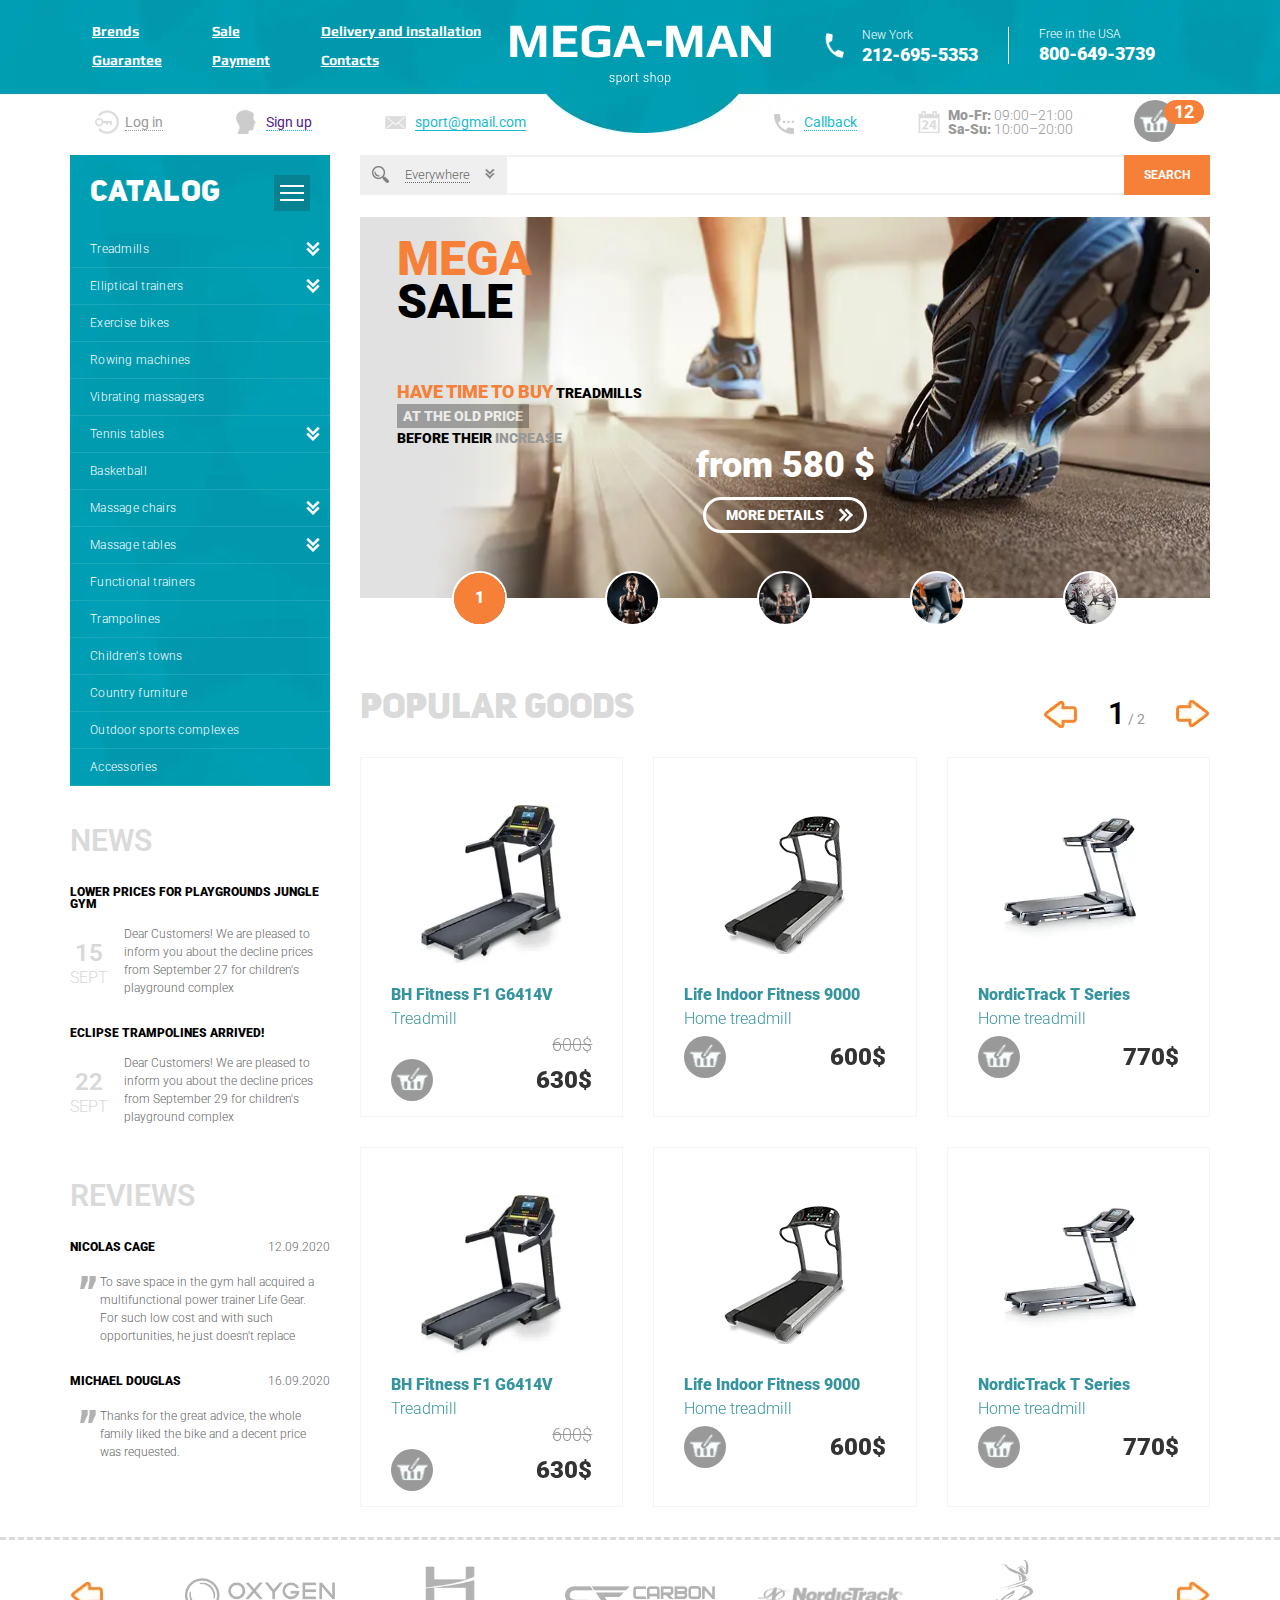
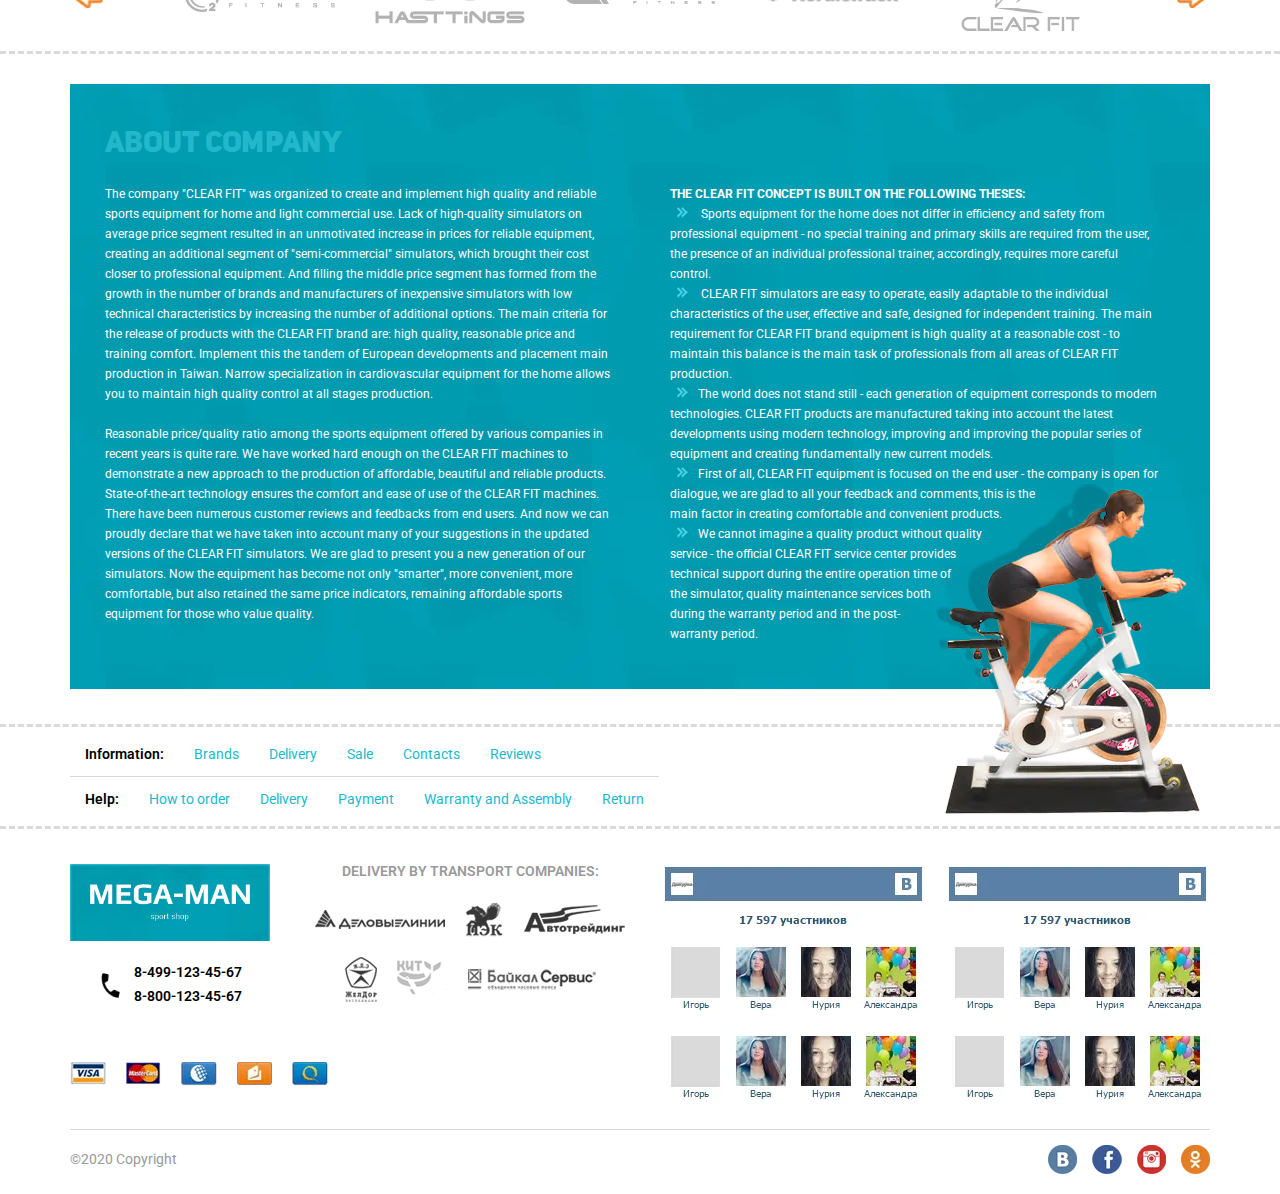
<file: index.html>
<!DOCTYPE html><html lang="en"><head>	<title>Main-page</title>	<meta charset="UTF-8">	<meta name="format-detection" content="telephone=no">	<link rel="stylesheet" href="css/style.min.css">	<link rel="shortcut icon" type="image/png" href="img/icons/running.png">	<meta name="robots" content="noindex, nofollow">	<meta name="viewport" content="width=device-width, initial-scale=1.0, maximum-scale=1.0, user-scalable=0">	<meta name="viewport" content="width=device-width, initial-scale=1.0"></head><body>	<div class="wrapper">		<header class="header">	<div class="header__top top-header">		<div class="top-header__content _container">			<div class="top-header__column">				<div class="top-header__menu menu">					<div class="menu__icon icon-menu">						<span></span>						<span></span>						<span></span>					</div>					<nav class="menu__body">						<ul class="menu__list">							<li class="menu__list_item"><a href="" class="menu__link">Brends</a></li>							<li class="menu__list_item"><a href="" class="menu__link">Sale</a></li>							<li class="menu__list_item"><a href="" class="menu__link">Delivery and installation</a></li>							<li class="menu__list_item"><a href="" class="menu__link">Guarantee</a></li>							<li class="menu__list_item"><a href="" class="menu__link">Payment</a></li>							<li class="menu__list_item"><a href="" class="menu__link">Contacts</a></li>						</ul>					</nav>				</div>			</div>			<div class="top-header__column top-header__column_logo">				<picture><source srcset="img/Logo.webp" type="image/webp"><img src="img/Logo.png" alt="Лого сайта" class="top-header__logo"></picture>			</div>			<div class="top-header__column top-header__column_last">				<div class="top-header__contacts contacts-header">					<div class="contacts-header__column">						<div class="contacts-header__item contacts-header__item_icon">							<div class="contacts-header__block-link"><a class="contacts-header__label" href="">New York</a>							</div>							<a class="contacts-header__phone" href="tel:2126955353">212-695-5353</a>						</div>					</div>					<div class="contacts-header__column contacts-header__column_forcart">						<div class="contacts-header__item contacts-header__item_second-phone">							<p class="contacts-header__label" href="">Free in the USA</p>							<a class="contacts-header__phone" href="tel:8006493739">800-649-3739</a>						</div>					</div>				</div>			</div>		</div>	</div>	<div class="header__bottom bottom-header">		<div class="bottom-header__container _container">			<div class="bottom-header__column">				<ul data-da="menu__body,0,640" class="bottom-header__actions actions-header">					<li>						<a class="actions-header__item actions-header__item_login" href="">							<span>								Log in							</span>						</a>					</li>					<li>						<a class="actions-header__item actions-header__item_reg" href="">							<span>								Sign up							</span>						</a>					</li>					<li>						<a class="actions-header__item actions-header__item_email" href="mailto:sport@gmail.com">							<span>								sport@gmail.com							</span>						</a>					</li>				</ul>			</div>			<div class="bottom-header__column">				<div class="bottom-header__info info-header">					<div class="info-header__column">						<a data-da="menu__body,3,640" href="" class="info-header__callback"><span>Callback</span></a>					</div>					<div class="info-header__column">						<div class="info-header__schedule">							<p><span>Mo-Fr: </span>09:00–21:00</p>							<p><span>Sa-Su: </span>10:00–20:00</p>						</div>					</div>					<div class="info-header__column">						<a data-da="contacts-header__column_forcart,3,640" href="" class="info-header__cart">							<span>12</span>						</a>					</div>				</div>			</div>		</div>	</div></header>		<main class="page">			<div class="page__container _container">				<aside class="page__side">					<nav class="page__menu menu-page">						<div class="menu-page__header">							<h2 class="menu-page__title">Catalog</h2>							<div class="menu-page__burger">								<div class="menu-page__lines">									<span></span>									<span></span>									<span></span>								</div>							</div>						</div>						<div class="menu-page__body">							<ul class="menu-page__list">								<li class="menu-page__parent">									<a data-item="0" href="#" class="menu-page__link menu-page__link_parent">Treadmills</a>									<div class="menu-page__submenu submenu-page">										<div class="submenu-page__item">											<ul class="submenu-page__menu">												<li><a href="#" class="submenu-page__link">Indoor</a></li>												<li><a href="#" class="submenu-page__link">Electrical</a></li>												<li><a href="#" class="submenu-page__link">Mechanic</a></li>												<li><a href="#" class="submenu-page__link">folding</a></li>											</ul>											<div class="submenu-page__product">												<div class="item-product">													<div class="item-product__labels">														<div class="item-product__label">Product of day</div>														<picture><source srcset="img/treadmill-1.webp" type="image/webp"><img src="img/treadmill-1.png" alt="Home treadmill"></picture>													</div>													<a href="#" class="item-product__image">													</a>													<div class="item-product__body">														<a href="" class="item-product__title">Home treadmill - Life Indoor Fitness															9000</a>														<div class="item-product__footer">															<a href="" class="item-product__add"></a>															<div class="item-product__price">630$</div>														</div>													</div>												</div>											</div>										</div>									</div>								</li>								<li class="menu-page__parent">									<a data-item="1" href="#" class="menu-page__link menu-page__link_parent">Elliptical trainers</a>									<div class="menu-page__submenu submenu-page">										<div class="submenu-page__item">											<ul class="submenu-page__menu">												<li><a href="#" class="submenu-page__link">Low impact</a></li>												<li><a href="#" class="submenu-page__link">Incline</a></li>												<li><a href="#" class="submenu-page__link">Quiet</a></li>												<li><a href="#" class="submenu-page__link">Heavy Duty</a></li>											</ul>											<div class="submenu-page__product">												<div class="item-product">													<div class="item-product__labels">														<div class="item-product__label">Product of day</div>													</div>													<a href="#" class="item-product__image">														<picture><source srcset="img/eliptical.webp" type="image/webp"><img src="img/eliptical.png" alt="Home eliptical trainer - Bowflex Max Trainer"></picture>													</a>													<div class="item-product__body">														<a href="" class="item-product__title">Home eliptical trainer - Bowflex Max															Trainer</a>														<div class="item-product__footer">															<a href="" class="item-product__add"></a>															<div class="item-product__price">630$</div>														</div>													</div>												</div>											</div>										</div>									</div>								</li>								<li>									<a href="" class="menu-page__link">Exercise bikes</a>								</li>								<li><a href="" class="menu-page__link">Rowing machines</a></li>								<li><a href="" class="menu-page__link">Vibrating massagers</a></li>								<li class="menu-page__parent">									<a data-item="2" href="" class="menu-page__link menu-page__link_parent">Tennis tables</a>									<div class="menu-page__submenu submenu-page">										<div class="submenu-page__item">											<ul class="submenu-page__menu">												<li><a href="#" class="submenu-page__link">All weather</a></li>												<li><a href="#" class="submenu-page__link">Indoor</a></li>												<li><a href="#" class="submenu-page__link">Professional</a></li>												<li><a href="#" class="submenu-page__link">Amateur</a></li>											</ul>											<div class="submenu-page__product">												<div class="item-product">													<div class="item-product__labels">														<div class="item-product__label">Product of day</div>													</div>													<a href="#" class="item-product__image">														<picture><source srcset="img/tennis.webp" type="image/webp"><img src="img/tennis.jpg" alt="Home tennis table - Donic Indoor Roller 800"></picture>													</a>													<div class="item-product__body">														<a href="" class="item-product__title">Home tennis table - Donic Indoor Roller 800															Green</a>														<div class="item-product__footer">															<a href="" class="item-product__add"></a>															<div class="item-product__price">850$</div>														</div>													</div>												</div>											</div>										</div>									</div>								</li>								<li><a href="" class="menu-page__link">Basketball</a></li>								<li class="menu-page__parent">									<a data-item="3" href="" class="menu-page__link menu-page__link_parent">Massage chairs</a>									<div class="menu-page__submenu submenu-page">										<div class="submenu-page__item">											<ul class="submenu-page__menu">												<li><a href="#" class="submenu-page__link">Zero Gravity</a></li>												<li><a href="#" class="submenu-page__link">Full body</a></li>												<li><a href="#" class="submenu-page__link">Recliner</a></li>												<li><a href="#" class="submenu-page__link">Bluetooth</a></li>											</ul>											<div class="submenu-page__product">												<div class="item-product">													<div class="item-product__labels">														<div class="item-product__label">Product of day</div>													</div>													<a href="#" class="item-product__image">														<picture><source srcset="img/massagechair.webp" type="image/webp"><img src="img/massagechair.png" alt="Massage chair - comfortable chair ETMS0117"></picture>													</a>													<div class="item-product__body">														<a href="" class="item-product__title">Massage chair - comfortable chair ETMS0117</a>														<div class="item-product__footer">															<a href="" class="item-product__add"></a>															<div class="item-product__price">600$</div>														</div>													</div>												</div>											</div>										</div>									</div>								</li>								<li class="menu-page__parent">									<a data-item="4" href="" class="menu-page__link menu-page__link_parent">Massage tables</a>									<div class="menu-page__submenu submenu-page">										<div class="submenu-page__item">											<ul class="submenu-page__menu">												<li><a href="#" class="submenu-page__link">Portable</a></li>												<li><a href="#" class="submenu-page__link">Bed</a></li>												<li><a href="#" class="submenu-page__link">Spa</a></li>												<li><a href="#" class="submenu-page__link">for salon</a></li>											</ul>											<div class="submenu-page__product">												<div class="item-product">													<div class="item-product__labels">														<div class="item-product__label">Product of day</div>													</div>													<a href="#" class="item-product__image">														<picture><source srcset="img/massage-table.webp" type="image/webp"><img src="img/massage-table.jpg" alt="Master Massage 30 Newport Portable"></picture>													</a>													<div class="item-product__body">														<a href="" class="item-product__title">Master Massage 30" Newport Portable</a>														<div class="item-product__footer">															<a href="" class="item-product__add"></a>															<div class="item-product__price">900$</div>														</div>													</div>												</div>											</div>										</div>									</div>								</li>								<li><a href="" class="menu-page__link">Functional trainers</a></li>								<li><a href="" class="menu-page__link">Trampolines</a></li>								<li><a href="" class="menu-page__link">Children's towns</a></li>								<li><a href="" class="menu-page__link">Country furniture</a></li>								<li><a href="" class="menu-page__link">Outdoor sports complexes</a></li>								<li><a href="" class="menu-page__link">Accessories</a></li>							</ul>						</div>					</nav>					<div data-da="page__content,last,992" class="page__info info-page">						<div class="info-page__news">							<h3 class="info-page__news_title info-page__main-title">News</h3>							<div class="info-page__news_item news-item">								<a class="news-item__link" href="#">									<p class="news-item__special info-page__title">										Lower prices for playgrounds										Jungle gym</p>									<div class="news-item__wrap">										<time class="news-item__time" pubdate datetime="2020-10-15T10:00"><span class="news-item__item-number">15</span> <span class="news-item__item-month">SEPT</span></time>										<p class="news-item__text info-page__text">Dear Customers!											We are pleased to inform you about the decline											prices from September 27 for children's playground											complex</p>									</div>								</a>							</div>							<div class="info-page__news_item news-item">								<a class="news-item__link" href="#">									<p class="news-item__special info-page__title">Eclipse Trampolines Arrived!</p>									<div class="news-item__wrap">										<time class="news-item__time" pubdate datetime="2020-10-22T10:00"><span class="news-item__item-number">22</span> <span class="news-item__item-month">SEPT</span></time>										<p class="news-item__text info-page__text">Dear Customers!											We are pleased to inform you about the decline											prices from September 29 for children's playground											complex</p>									</div>								</a>							</div>						</div>						<div class="info-page__reviews">							<h3 class="info-page__reviews_title info-page__main-title">Reviews</h3>							<div class="info-page__reviews_review review-page">								<a class="news-item__link" href="#">									<div class="review-page__wrap">										<p class="review-page__name info-page__title">											Nicolas Cage										</p>										<time pubdate datetime="2020-09-12T12:00" class="review-page__time">12.09.2020</time>									</div>									<p class="review-page__text info-page__text">										To save space in the gym										hall acquired a multifunctional										power trainer Life Gear. For such										low cost and with such										opportunities, he just doesn't										replace									</p>								</a>							</div>							<div class="info-page__reviews_review review-page">								<a class="news-item__link" href="#">									<div class="review-page__wrap">										<p class="review-page__name info-page__title">											Michael Douglas										</p>										<time pubdate datetime="2020-09-16T12:00" class="review-page__time">16.09.2020</time>									</div>									<p class="review-page__text info-page__text">										Thanks for the great advice,										the whole family liked the bike										and a decent price was requested.									</p>							</div>							</a>						</div>					</div>				</aside>				<div class="page__content">					<div class="page__search search-page">						<form action="#" method="get">							<div class="search-page__options">								<button type="button" class="search-page__options_button">									<span>Everywhere</span>								</button>								<div class="search-page__options_categories">									<div class="search-page__options_wrap">										<ul class="search-page__list">											<li class="search-page__item">												<label class="search-page__checkbox checkbox">													<input data-error="Ошибка" class="checkbox__input" type="checkbox" value="1" name="form[]">													<span data-count="0" class="checkbox__text">Treadmills</span>												</label>											</li>											<li class="search-page__item">												<label class="search-page__checkbox checkbox">													<input data-error="Ошибка" class="checkbox__input" type="checkbox" value="1" name="form[]">													<span data-count="0" class="checkbox__text">Elliptical														trainers</span>												</label>											</li>											<li class="search-page__item">												<label class="search-page__checkbox checkbox">													<input data-error="Ошибка" class="checkbox__input" type="checkbox" value="1" name="form[]">													<span data-count="0" class="checkbox__text">Exercise bikes</span>												</label>											</li>											<li class="search-page__item">												<label class="search-page__checkbox checkbox">													<input data-error="Ошибка" class="checkbox__input" type="checkbox" value="1" name="form[]">													<span data-count="0" class="checkbox__text">Rowing machines</span>												</label>											</li>											<li class="search-page__item">												<label class="search-page__checkbox checkbox">													<input data-error="Ошибка" class="checkbox__input" type="checkbox" value="1" name="form[]">													<span data-count="0" class="checkbox__text">Vibrating massagers</span>												</label>											</li>										</ul>										<ul class="search-page__list">											<li class="search-page__item">												<label class="search-page__checkbox checkbox">													<input data-error="Ошибка" class="checkbox__input" type="checkbox" value="1" name="form[]">													<span class="checkbox__text" data-count="0">Tennis tables</span>												</label>											</li>											<li class="search-page__item">												<label class="search-page__checkbox checkbox">													<input data-error="Ошибка" class="checkbox__input" type="checkbox" value="1" name="form[]">													<span class="checkbox__text" data-count="0">Basketball backboards</span>												</label>											</li>											<li class="search-page__item">												<label class="search-page__checkbox checkbox">													<input data-error="Ошибка" class="checkbox__input" type="checkbox" value="1" name="form[]">													<span class="checkbox__text" data-count="0">Massage chairs</span>												</label>											</li>											<li class="search-page__item">												<label class="search-page__checkbox checkbox">													<input data-error="Ошибка" class="checkbox__input" type="checkbox" value="1" name="form[]">													<span class="checkbox__text" data-count="0">Massage tables</span>												</label>											</li>											<li class="search-page__item">												<label class="search-page__checkbox checkbox">													<input data-error="Ошибка" class="checkbox__input" type="checkbox" value="1" name="form[]">													<span class="checkbox__text" data-count="0">Functional														trainers</span>												</label>											</li>										</ul>										<ul class="search-page__list">											<li class="search-page__item">												<label class="search-page__checkbox checkbox">													<input data-error="Ошибка" class="checkbox__input" type="checkbox" value="1" name="form[]">													<span class="checkbox__text" data-count="0">Trampolines</span>												</label>											</li>											<li class="search-page__item">												<label class="search-page__checkbox checkbox">													<input data-error="Ошибка" class="checkbox__input" type="checkbox" value="1" name="form[]">													<span class="checkbox__text" data-count="0">Children's towns</span>												</label>											</li>											<li class="search-page__item">												<label class="search-page__checkbox checkbox">													<input data-error="Ошибка" class="checkbox__input" type="checkbox" value="1" name="form[]">													<span class="checkbox__text" data-count="0">Country furniture</span>												</label>											</li>											<li class="search-page__item">												<label class="search-page__checkbox checkbox">													<input data-error="Ошибка" class="checkbox__input" type="checkbox" value="1" name="form[]">													<span class="checkbox__text" data-count="0">Outdoor sports														complexes</span>												</label>											</li>											<li class="search-page__item">												<label class="search-page__checkbox checkbox">													<input data-error="Ошибка" class="checkbox__input" type="checkbox" value="1" name="form[]">													<span class="checkbox__text" data-count="0">Accessories</span>												</label>											</li>										</ul>									</div>								</div>							</div>							<div class="search-page__input">								<input class="input" autocomplete="off" type="text" name="form[]" data-error="Ошибка" data-value="">							</div>							<button type="submit" class="search-page__btn btn">Search</button>						</form>					</div>					<div class="page__slider-sale slider-sale">						<div class="slider-sale slider-sale__list _swiper">							<li class="slider-sale__item">								<div class="slider-sale__item_wrap">									<h2 class="slider-sale__item_title"><span>Mega</span> Sale</h2>									<div class="slider-sale__item_description">										<p><span class="slider-sale__item_hurry">Have time to buy</span> Treadmills</p>										<p><span class="slider-sale__item_old">at the old price</span></p>										<p>before their <span class="slider-sale__item_increase">increase</span></p>									</div>									<p class="slider-sale__item_price">from 580 $</p>									<div class="slider-sale__item_more">										<a href="" class="slider-sale__item_link">											More details										</a>									</div>								</div>								<div class="slider-sale__item_img _ibg">									<picture><source srcset="img/slider-1.webp" type="image/webp"><img src="img/slider-1.jpg" alt="Trainers"></picture>								</div>							</li>							<li class="slider-sale__item">								<div class="slider-sale__item_wrap">									<h2 class="slider-sale__item_title slider-sale__item_title-white"><span>Mega</span> Sale									</h2>									<div class="slider-sale__item_description slider-sale__item_description-white">										<p><span class="slider-sale__item_hurry">Have time to buy</span> Dumbbell</p>										<p><span class="slider-sale__item_old">at the old price</span></p>										<p>before their <span class="slider-sale__item_increase">increase</span></p>									</div>									<p class="slider-sale__item_price">from 100 $</p>									<div class="slider-sale__item_more">										<a href="" class="slider-sale__item_link">											More details										</a>									</div>								</div>								<div class="slider-sale__item_img _ibg">									<picture><source srcset="img/slider-2.webp" type="image/webp"><img src="img/slider-2.jpg" alt="Trainers"></picture>								</div>							</li>							<li class="slider-sale__item">								<div class="slider-sale__item_wrap">									<h2 class="slider-sale__item_title slider-sale__item_title-white"><span>Mega</span> Sale									</h2>									<div class=" slider-sale__item_description slider-sale__item_description-white">										<p><span class="slider-sale__item_hurry">Have time to buy</span> Barbell</p>										<p><span class="slider-sale__item_old">at the old price</span></p>										<p>before their <span class="slider-sale__item_increase">increase</span></p>									</div>									<p class="slider-sale__item_price">from 140 $</p>									<div class="slider-sale__item_more">										<a href="" class="slider-sale__item_link">											More details										</a>									</div>								</div>								<div class="slider-sale__item_img _ibg">									<picture><source srcset="img/slider-3.webp" type="image/webp"><img src="img/slider-3.jpg" alt="Trainers"></picture>								</div>							</li>							<li class="slider-sale__item">								<div class="slider-sale__item_wrap">									<h2 class="slider-sale__item_title slider-sale__item_title-white"><span>Mega</span> Sale									</h2>									<div class="slider-sale__item_description slider-sale__item_description-white">										<p><span class="slider-sale__item_hurry">Have time to buy</span> Elliptical trainers										</p>										<p><span class="slider-sale__item_old">at the old price</span></p>										<p>before their <span class="slider-sale__item_increase">increase</span></p>									</div>									<p class="slider-sale__item_price">from 700 $</p>									<div class="slider-sale__item_more">										<a href="" class="slider-sale__item_link">											More details										</a>									</div>								</div>								<div class="slider-sale__item_img _ibg">									<picture><source srcset="img/slider-4.webp" type="image/webp"><img src="img/slider-4.jpg" alt="Trainers"></picture>								</div>							</li>							<li class="slider-sale__item">								<div class="slider-sale__item_wrap">									<h2 class="slider-sale__item_title slider-sale__item_title-white"><span>Mega</span> Sale									</h2>									<div class="slider-sale__item_description slider-sale__item_description-white">										<p><span class="slider-sale__item_hurry">Have time to buy</span> Trainers</p>										<p><span class="slider-sale__item_old">at the old price</span></p>										<p>before their <span class="slider-sale__item_increase">increase</span></p>									</div>									<p class="slider-sale__item_price">from 400 $</p>									<div class="slider-sale__item_more">										<a href="" class="slider-sale__item_link">											More details										</a>									</div>								</div>								<div class="slider-sale__item_img _ibg">									<picture><source srcset="img/slider-5.webp" type="image/webp"><img src="img/slider-5.jpg" alt="Trainers"></picture>								</div>							</li>						</div>						<div class="slider-sale__dotts">						</div>					</div>					<div class="page__slider-products slider-products">						<div class="slider-products__header">							<h2 class="slider-products__title">Popular goods</h2>							<div class="slider-products__control">								<button class="slider-products__btn slider-products__btn_prev" type="button"></button>								<p class="slider-products__info"></p>								<button class="slider-products__btn slider-products__btn_next" type="button"></button>							</div>						</div>						<ul class="product-list__wrap _swiper">							<div>								<div class="slider-products__list products-list">									<li class="slider-products__item products-item">										<div class="submenu-page__product products-item__wrap">											<div class="item-product products-item__block">												<a href="#" class="item-product__image">													<picture><source srcset="img/treadmill-2.webp" type="image/webp"><img src="img/treadmill-2.jpg" alt="Home treadmill"></picture>												</a>												<div class="item-product__body">													<a href="" class="item-product__title"><span>BH Fitness F1 G6414V</span>														Treadmill</a>													<div class="item-product__old-price">600$</div>													<div class="item-product__footer">														<a href="" class="item-product__add"></a>														<div class="item-product__price">630$</div>													</div>												</div>												<div class="item-product__more item-more">													<h3 class="item-more__title">														<span>BH Fitness F1 G6414V</span>														Treadmill													</h3>													<div class="item-more__features">														<p class="item-more__feature">															Treadmill type: <span>Electric</span>														</p>														<p class="item-more__feature">															Speed mph: <span>12</span>														</p>														<p class="item-more__feature">Folding: <span>has</span></p>													</div>													<div class="item-more__in_wrap">														<a href="" class="item-more__basket"></a>													</div>													<div class="item-product__old-price">600$</div>													<div class="item-more__footer">														<a href="" class="item-more__in">in stock</a>														<div class="item-more__price">630$</div>													</div>												</div>											</div>										</div>									</li>									<li class="slider-products__item products-item">										<div class="submenu-page__product products-item__wrap">											<div class="item-product products-item__block">												<a href="#" class="item-product__image">													<picture><source srcset="img/treadmill-1.webp" type="image/webp"><img src="img/treadmill-1.png" alt="Home treadmill"></picture>												</a>												<div class="item-product__body">													<a href="" class="item-product__title"><span>Life Indoor Fitness															9000</span> Home treadmill </a>													<div class="item-product__footer">														<a href="" class="item-product__add"></a>														<div class="item-product__price">600$</div>													</div>												</div>												<div class="item-product__more item-more">													<h3 class="item-more__title">														<span>BH Fitness F1 G6414V</span>														Treadmill													</h3>													<div class="item-more__features">														<p class="item-more__feature">															Treadmill type: <span>Electric</span>														</p>														<p class="item-more__feature">															Speed mph: <span>12</span>														</p>														<p class="item-more__feature">Folding: <span>has</span></p>													</div>													<div class="item-more__in_wrap">														<a href="" class="item-more__basket"></a>													</div>													<div class="item-more__footer">														<a href="" class="item-more__in">in stock</a>														<div class="item-more__price">630$</div>													</div>												</div>											</div>										</div>									</li>									<li class="slider-products__item products-item">										<div class="submenu-page__product products-item__wrap">											<div class="item-product products-item__block">												<a href="#" class="item-product__image">													<picture><source srcset="img/treadmill-3.webp" type="image/webp"><img src="img/treadmill-3.jpg" alt="Home treadmill"></picture>												</a>												<div class="item-product__body">													<a href="" class="item-product__title"><span>NordicTrack T Series</span> Home treadmill</a>													<div class="item-product__footer">														<a href="" class="item-product__add"></a>														<div class="item-product__price">770$</div>													</div>												</div>												<div class="item-product__more item-more">													<h3 class="item-more__title">														<span>BH Fitness F1 G6414V</span>														Treadmill													</h3>													<div class="item-more__features">														<p class="item-more__feature">															Treadmill type: <span>Electric</span>														</p>														<p class="item-more__feature">															Speed mph: <span>12</span>														</p>														<p class="item-more__feature">Folding: <span>has</span></p>													</div>													<div class="item-more__in_wrap">														<a href="" class="item-more__basket"></a>													</div>													<div class="item-more__footer">														<a href="" class="item-more__in">in stock</a>														<div class="item-more__price">630$</div>													</div>												</div>											</div>										</div>									</li>									<li class="slider-products__item products-item">										<div class="submenu-page__product products-item__wrap">											<div class="item-product products-item__block">												<div class="item-product__labels">												</div>												<a href="#" class="item-product__image">													<picture><source srcset="img/treadmill-2.webp" type="image/webp"><img src="img/treadmill-2.jpg" alt="Home treadmill"></picture>												</a>												<div class="item-product__body">													<a href="" class="item-product__title"><span>BH Fitness F1 G6414V</span>														Treadmill</a>													<div class="item-product__old-price">600$</div>													<div class="item-product__footer">														<a href="" class="item-product__add"></a>														<div class="item-product__price">630$</div>													</div>												</div>												<div class="item-product__more item-more">													<h3 class="item-more__title">														<span>BH Fitness F1 G6414V</span>														Treadmill													</h3>													<div class="item-more__features">														<p class="item-more__feature">															Treadmill type: <span>Electric</span>														</p>														<p class="item-more__feature">															Speed mph: <span>12</span>														</p>														<p class="item-more__feature">Folding: <span>has</span></p>													</div>													<div class="item-more__in_wrap">														<a href="" class="item-more__basket"></a>													</div>													<div class="item-product__old-price">600$</div>													<div class="item-more__footer">														<a href="" class="item-more__in">in stock</a>														<div class="item-more__price">630$</div>													</div>												</div>											</div>										</div>									</li>									<li class="slider-products__item products-item">										<div class="submenu-page__product products-item__wrap">											<div class="item-product products-item__block">												<a href="#" class="item-product__image">													<picture><source srcset="img/treadmill-1.webp" type="image/webp"><img src="img/treadmill-1.png" alt="Home treadmill"></picture>												</a>												<div class="item-product__body">													<a href="" class="item-product__title"><span>Life Indoor Fitness															9000</span> Home treadmill </a>													<div class="item-product__footer">														<a href="" class="item-product__add"></a>														<div class="item-product__price">600$</div>													</div>												</div>												<div class="item-product__more item-more">													<h3 class="item-more__title">														<span>BH Fitness F1 G6414V</span>														Treadmill													</h3>													<div class="item-more__features">														<p class="item-more__feature">															Treadmill type: <span>Electric</span>														</p>														<p class="item-more__feature">															Speed mph: <span>12</span>														</p>														<p class="item-more__feature">Folding: <span>has</span></p>													</div>													<div class="item-more__in_wrap">														<a href="" class="item-more__basket"></a>													</div>													<div class="item-more__footer">														<a href="" class="item-more__in">in stock</a>														<div class="item-more__price">630$</div>													</div>												</div>											</div>										</div>									</li>									<li class="slider-products__item products-item">										<div class="submenu-page__product products-item__wrap">											<div class="item-product products-item__block">												<a href="#" class="item-product__image">													<picture><source srcset="img/treadmill-3.webp" type="image/webp"><img src="img/treadmill-3.jpg" alt="Home treadmill"></picture>												</a>												<div class="item-product__body">													<a href="" class="item-product__title"><span>NordicTrack T Series</span> Home treadmill</a>													<div class="item-product__footer">														<a href="" class="item-product__add"></a>														<div class="item-product__price">770$</div>													</div>												</div>												<div class="item-product__more item-more">													<h3 class="item-more__title">														<span>BH Fitness F1 G6414V</span>														Treadmill													</h3>													<div class="item-more__features">														<p class="item-more__feature">															Treadmill type: <span>Electric</span>														</p>														<p class="item-more__feature">															Speed mph: <span>12</span>														</p>														<p class="item-more__feature">Folding: <span>has</span></p>													</div>													<div class="item-more__in_wrap">														<a href="" class="item-more__basket"></a>													</div>													<div class="item-more__footer">														<a href="" class="item-more__in">in stock</a>														<div class="item-more__price">630$</div>													</div>												</div>											</div>										</div>									</li>								</div>							</div>							<div>								<div class="slider-products__list products-list">									<li class="slider-products__item products-item">										<div class="submenu-page__product products-item__wrap">											<div class="item-product products-item__block">												<a href="#" class="item-product__image">													<picture><source srcset="img/treadmill-2.webp" type="image/webp"><img src="img/treadmill-2.jpg" alt="Home treadmill"></picture>												</a>												<div class="item-product__body">													<a href="" class="item-product__title"><span>BH Fitness F1 G6414V</span>														Treadmill</a>													<div class="item-product__old-price">600$</div>													<div class="item-product__footer">														<a href="" class="item-product__add"></a>														<div class="item-product__price">630$</div>													</div>												</div>												<div class="item-product__more item-more">													<h3 class="item-more__title">														<span>BH Fitness F1 G6414V</span>														Treadmill													</h3>													<div class="item-more__features">														<p class="item-more__feature">															Treadmill type: <span>Electric</span>														</p>														<p class="item-more__feature">															Speed mph: <span>12</span>														</p>														<p class="item-more__feature">Folding: <span>has</span></p>													</div>													<div class="item-more__in_wrap">														<a href="" class="item-more__basket"></a>													</div>													<div class="item-product__old-price">600$</div>													<div class="item-more__footer">														<a href="" class="item-more__in">in stock</a>														<div class="item-more__price">630$</div>													</div>												</div>											</div>										</div>									</li>									<li class="slider-products__item products-item">										<div class="submenu-page__product products-item__wrap">											<div class="item-product products-item__block">												<a href="#" class="item-product__image">													<picture><source srcset="img/treadmill-1.webp" type="image/webp"><img src="img/treadmill-1.png" alt="Home treadmill"></picture>												</a>												<div class="item-product__body">													<a href="" class="item-product__title"><span>Life Indoor Fitness															9000</span> Home treadmill </a>													<div class="item-product__footer">														<a href="" class="item-product__add"></a>														<div class="item-product__price">600$</div>													</div>												</div>												<div class="item-product__more item-more">													<h3 class="item-more__title">														<span>BH Fitness F1 G6414V</span>														Treadmill													</h3>													<div class="item-more__features">														<p class="item-more__feature">															Treadmill type: <span>Electric</span>														</p>														<p class="item-more__feature">															Speed mph: <span>12</span>														</p>														<p class="item-more__feature">Folding: <span>has</span></p>													</div>													<div class="item-more__in_wrap">														<a href="" class="item-more__basket"></a>													</div>													<div class="item-more__footer">														<a href="" class="item-more__in">in stock</a>														<div class="item-more__price">630$</div>													</div>												</div>											</div>										</div>									</li>									<li class="slider-products__item products-item">										<div class="submenu-page__product products-item__wrap">											<div class="item-product products-item__block">												<a href="#" class="item-product__image">													<picture><source srcset="img/treadmill-3.webp" type="image/webp"><img src="img/treadmill-3.jpg" alt="Home treadmill"></picture>												</a>												<div class="item-product__body">													<a href="" class="item-product__title"><span>NordicTrack T Series</span> Home treadmill</a>													<div class="item-product__footer">														<a href="" class="item-product__add"></a>														<div class="item-product__price">770$</div>													</div>												</div>												<div class="item-product__more item-more">													<h3 class="item-more__title">														<span>BH Fitness F1 G6414V</span>														Treadmill													</h3>													<div class="item-more__features">														<p class="item-more__feature">															Treadmill type: <span>Electric</span>														</p>														<p class="item-more__feature">															Speed mph: <span>12</span>														</p>														<p class="item-more__feature">Folding: <span>has</span></p>													</div>													<div class="item-more__in_wrap">														<a href="" class="item-more__basket"></a>													</div>													<div class="item-more__footer">														<a href="" class="item-more__in">in stock</a>														<div class="item-more__price">630$</div>													</div>												</div>											</div>										</div>									</li>									<li class="slider-products__item products-item">										<div class="submenu-page__product products-item__wrap">											<div class="item-product products-item__block">												<div class="item-product__labels">												</div>												<a href="#" class="item-product__image">													<picture><source srcset="img/treadmill-2.webp" type="image/webp"><img src="img/treadmill-2.jpg" alt="Home treadmill"></picture>												</a>												<div class="item-product__body">													<a href="" class="item-product__title"><span>BH Fitness F1 G6414V</span>														Treadmill</a>													<div class="item-product__old-price">600$</div>													<div class="item-product__footer">														<a href="" class="item-product__add"></a>														<div class="item-product__price">630$</div>													</div>												</div>												<div class="item-product__more item-more">													<h3 class="item-more__title">														<span>BH Fitness F1 G6414V</span>														Treadmill													</h3>													<div class="item-more__features">														<p class="item-more__feature">															Treadmill type: <span>Electric</span>														</p>														<p class="item-more__feature">															Speed mph: <span>12</span>														</p>														<p class="item-more__feature">Folding: <span>has</span></p>													</div>													<div class="item-more__in_wrap">														<a href="" class="item-more__basket"></a>													</div>													<div class="item-more__footer">														<a href="" class="item-more__in">in stock</a>														<div class="item-more__price">630$</div>													</div>												</div>											</div>										</div>									</li>									<li class="slider-products__item products-item">										<div class="submenu-page__product products-item__wrap">											<div class="item-product products-item__block">												<a href="#" class="item-product__image">													<picture><source srcset="img/treadmill-1.webp" type="image/webp"><img src="img/treadmill-1.png" alt="Home treadmill"></picture>												</a>												<div class="item-product__body">													<a href="" class="item-product__title"><span>Life Indoor Fitness															9000</span> Home treadmill </a>													<div class="item-product__footer">														<a href="" class="item-product__add"></a>														<div class="item-product__price">600$</div>													</div>												</div>												<div class="item-product__more item-more">													<h3 class="item-more__title">														<span>BH Fitness F1 G6414V</span>														Treadmill													</h3>													<div class="item-more__features">														<p class="item-more__feature">															Treadmill type: <span>Electric</span>														</p>														<p class="item-more__feature">															Speed mph: <span>12</span>														</p>														<p class="item-more__feature">Folding: <span>has</span></p>													</div>													<div class="item-more__in_wrap">														<a href="" class="item-more__basket"></a>													</div>													<div class="item-more__footer">														<a href="" class="item-more__in">in stock</a>														<div class="item-more__price">630$</div>													</div>												</div>											</div>										</div>									</li>									<li class="slider-products__item products-item">										<div class="submenu-page__product products-item__wrap">											<div class="item-product products-item__block">												<a href="#" class="item-product__image">													<picture><source srcset="img/treadmill-3.webp" type="image/webp"><img src="img/treadmill-3.jpg" alt="Home treadmill"></picture>												</a>												<div class="item-product__body">													<a href="" class="item-product__title"><span>NordicTrack T Series</span> Home treadmill</a>													<div class="item-product__footer">														<a href="" class="item-product__add"></a>														<div class="item-product__price">770$</div>													</div>												</div>												<div class="item-product__more item-more">													<h3 class="item-more__title">														<span>BH Fitness F1 G6414V</span>														Treadmill													</h3>													<div class="item-more__features">														<p class="item-more__feature">															Treadmill type: <span>Electric</span>														</p>														<p class="item-more__feature">															Speed mph: <span>12</span>														</p>														<p class="item-more__feature">Folding: <span>has</span></p>													</div>													<div class="item-more__in_wrap">														<a href="" class="item-more__basket"></a>													</div>													<div class="item-more__footer">														<a href="" class="item-more__in">in stock</a>														<div class="item-more__price">630$</div>													</div>												</div>											</div>										</div>									</li>								</div>							</div>						</ul>					</div>				</div>			</div>			<div class="page__logos logos-list">				<h3 class="logos-list__title visually-hidden">Logo companies</h3>				<div class="logos-list__wrap-outside _container">					<button class="slider-products__btn logos-list__prev"></button>					<ul class="logos-list__slider _swiper">						<li class="logos-list__item"><a href="#" class="logos-list__link">								<picture><source srcset="img/logos/oxygen-logo.webp" type="image/webp"><img src="img/logos/oxygen-logo.png" alt=""></picture>							</a></li>						<li class="logos-list__item"><a href="#" class="logos-list__link">								<picture><source srcset="img/logos/logo-2.webp" type="image/webp"><img src="img/logos/logo-2.png" alt=""></picture>							</a></li>						<li class="logos-list__item"><a href="#" class="logos-list__link">								<picture><source srcset="img/logos/logo-3.webp" type="image/webp"><img src="img/logos/logo-3.png" alt=""></picture>							</a></li>						<li class="logos-list__item"><a href="#" class="logos-list__link">								<picture><source srcset="img/logos/logo-4.webp" type="image/webp"><img src="img/logos/logo-4.png" alt=""></picture>							</a></li>						<li class="logos-list__item"><a href="#" class="logos-list__link">								<picture><source srcset="img/logos/logo-5.webp" type="image/webp"><img src="img/logos/logo-5.png" alt=""></picture>							</a></li>						<li class="logos-list__item"><a href="#" class="logos-list__link">								<picture><source srcset="img/logos/oxygen-logo.webp" type="image/webp"><img src="img/logos/oxygen-logo.png" alt=""></picture>							</a></li>						<li class="logos-list__item"><a href="#" class="logos-list__link">								<picture><source srcset="img/logos/logo-2.webp" type="image/webp"><img src="img/logos/logo-2.png" alt=""></picture>							</a></li>						<li class="logos-list__item"><a href="#" class="logos-list__link">								<picture><source srcset="img/logos/logo-3.webp" type="image/webp"><img src="img/logos/logo-3.png" alt=""></picture>							</a></li>						<li class="logos-list__item"><a href="#" class="logos-list__link">								<picture><source srcset="img/logos/logo-4.webp" type="image/webp"><img src="img/logos/logo-4.png" alt=""></picture>							</a></li>						<li class="logos-list__item"><a href="#" class="logos-list__link">								<picture><source srcset="img/logos/logo-5.webp" type="image/webp"><img src="img/logos/logo-5.png" alt=""></picture>							</a></li>					</ul>					<button class="slider-products__btn logos-list__next"></button>				</div>			</div>			<section class="page__company company-block">				<div class="company-block__container _container">					<div class="company-block__body">						<h3 class="company-block__title">About company</h3>						<div class="company-block__text">							<div class="company-block__text-block">								<p class="company-block__text-first">The company "CLEAR FIT" was organized to create and implement									high quality and reliable sports equipment for home and light									commercial use. Lack of high-quality simulators on average									price segment resulted in an unmotivated increase in prices for reliable									equipment, creating an additional segment of "semi-commercial" simulators,									which brought their cost closer to professional equipment. And filling									the middle price segment has formed from the growth in the number of brands and									manufacturers of inexpensive simulators with low technical									characteristics by increasing the number of additional options.									The main criteria for the release of products with the CLEAR FIT brand are:									high quality, reasonable price and training comfort. Implement this									the tandem of European developments and placement									main production in Taiwan. Narrow specialization in cardiovascular equipment									for the home allows you to maintain high quality control at all stages									production.</p>								<p>									Reasonable price/quality ratio among the sports equipment offered by various companies in recent years is quite rare. We have worked hard enough on the CLEAR FIT machines to demonstrate a new approach to the production of affordable, beautiful and reliable products. State-of-the-art technology ensures the comfort and ease of use of the CLEAR FIT machines. There have been numerous customer reviews and feedbacks from end users. And now we can proudly declare that we have taken into account many of your suggestions in the updated versions of the CLEAR FIT simulators. We are glad to present you a new generation of our simulators. Now the equipment has become not only "smarter", more convenient, more comfortable, but also retained the same price indicators, remaining affordable sports equipment for those who value quality.								</p>							</div>							<div class="company-block__conception">								<h4 class="company-block__conception-title">									The clear fit concept is built on the following theses:								</h4>								<ul class="company-block__concept">									<li class="company-block__concept-item">										Sports equipment for the home does not differ in efficiency and safety from professional equipment - no special training and primary skills are required from the user, the presence of an individual professional trainer, accordingly, requires more careful control.									</li>									<li class="company-block__concept-item">										CLEAR FIT simulators are easy to operate, easily adaptable to the individual characteristics of the user, effective and safe, designed for independent training. The main requirement for CLEAR FIT brand equipment is high quality at a reasonable cost - to maintain this balance is the main task of professionals from all areas of CLEAR FIT production.									</li>									<li class="company-block__concept-item">The world does not stand still - each generation of equipment corresponds to modern technologies. CLEAR FIT products are manufactured taking into account the latest developments using modern technology, improving and improving the popular series of equipment and creating fundamentally new current models.</li>									<li class="company-block__concept-item">First of all, CLEAR FIT equipment is focused on the <picture><source srcset="img/bicycle.webp" type="image/webp"><img class="company-block__img" src="img/bicycle.png" alt="Woman on the trainer"></picture>end user - the company is open for dialogue, we are glad to all your feedback and comments, this is the main factor in creating comfortable and convenient products.</li>									<li class="company-block__concept-item">We cannot imagine a quality product without quality service - the official CLEAR FIT service center provides technical support during the entire operation time of the simulator, quality maintenance services both during the warranty period and in the post-warranty period.</li>								</ul>							</div>						</div>					</div>				</div>			</section>			<section class="page__info info-block">				<div class="info-block__container _container">					<div class="info-block__wrap">						<ul class="info-block__list info-block__list-top">							<li class="info-block__title">Information:</li>							<li class="info-block__list-item"><a href="#" class="info-block__link-item">Brands</a></li>							<li class="info-block__list-item"><a href="#" class="info-block__link-item">Delivery</a></li>							<li class="info-block__list-item"><a href="#" class="info-block__link-item">Sale</a></li>							<li class="info-block__list-item"><a href="#" class="info-block__link-item">Contacts</a></li>							<li class="info-block__list-item"><a href="#" class="info-block__link-item">Reviews</a></li>						</ul>						<ul class="info-block__list info-block__list-bottom">							<li class="info-block__title">Help:</li>							<li class="info-block__list-item"><a href="#" class="info-block__link-item">How to order</a></li>							<li class="info-block__list-item"><a href="#" class="info-block__link-item">Delivery</a></li>							<li class="info-block__list-item"><a href="#" class="info-block__link-item">Payment</a></li>							<li class="info-block__list-item"><a href="#" class="info-block__link-item">Warranty and Assembly</a></li>							<li class="info-block__list-item"><a href="#" class="info-block__link-item">Return</a></li>						</ul>					</div>				</div>			</section>		</main>		<footer class="footer _container">	<div class="footer__wrap">		<div class="footer__content">			<div class="footer__commercial-block">				<div class="footer__wrap-left">					<div class="footer__contact-block">						<div class="footer__logo">							<picture><source srcset="img/Logo.webp" type="image/webp"><img src="img/Logo.png" alt="Logo of website"></picture>						</div>						<div class="footer__contact contact-info">							<p class="contact-info__phone">8-499-123-45-67</p>							<p class="contact-info__phone">8-800-123-45-67</p>						</div>					</div>					<div class="footer__delivery delivery-footer">						<h4 class="delivery-footer__title">delivery by transport companies:</h4>						<ul class="delivery-footer__list">							<li class="delivery-footer__item"><a href="#"><picture><source srcset="img/delivery/delivery-1.webp" type="image/webp"><img src="img/delivery/delivery-1.png" alt=""></picture></a></li>							<li class="delivery-footer__item"><a href="#"><picture><source srcset="img/delivery/delivery-2.webp" type="image/webp"><img src="img/delivery/delivery-2.png" alt=""></picture></a></li>							<li class="delivery-footer__item"><a href="#"><picture><source srcset="img/delivery/delivery-3.webp" type="image/webp"><img src="img/delivery/delivery-3.png" alt=""></picture></a></li>							<li class="delivery-footer__item"><a href="#"><picture><source srcset="img/delivery/delivery-4.webp" type="image/webp"><img src="img/delivery/delivery-4.png" alt=""></picture></a></li>							<li class="delivery-footer__item"><a href="#"><picture><source srcset="img/delivery/delivery-5.webp" type="image/webp"><img src="img/delivery/delivery-5.png" alt=""></picture></a></li>							<li class="delivery-footer__item"><a href="#"><picture><source srcset="img/delivery/delivery-6.webp" type="image/webp"><img src="img/delivery/delivery-6.png" alt=""></picture></a></li>						</ul>					</div>				</div>				<ul class="footer__pay pay-footer">					<h4 class="visually-hidden">Payment Methods</h4>					<li class="pay-footer__list"><a href="#" class="pay-footer__item"><picture><source srcset="img/payment/viza.webp" type="image/webp"><img src="img/payment/viza.png" alt="Visa"></picture></a></li>					<li class="pay-footer__list"><a href="#" class="pay-footer__item"><picture><source srcset="img/payment/mc.webp" type="image/webp"><img src="img/payment/mc.png" alt="master card"></picture></a></li>					<li class="pay-footer__list"><a href="#" class="pay-footer__item"><picture><source srcset="img/payment/wm.webp" type="image/webp"><img src="img/payment/wm.png" alt="webmoney"></picture></a></li>					<li class="pay-footer__list"><a href="#" class="pay-footer__item"><picture><source srcset="img/payment/ym.webp" type="image/webp"><img src="img/payment/ym.png" alt="Yandex money"></picture></a></li>					<li class="pay-footer__list"><a href="#" class="pay-footer__item"><picture><source srcset="img/payment/qiwi.webp" type="image/webp"><img src="img/payment/qiwi.png" alt="Qiwi"></picture></a></li>				</ul>			</div>		</div>		<div class="footer__img">			<picture><source srcset="img/social.webp" type="image/webp"><img class="footer__social-network" src="img/social.png" alt="social block"></picture>			<picture><source srcset="img/social.webp" type="image/webp"><img class="footer__social-network" src="img/social.png" alt="social block"></picture>		</div>	</div>	<div class="footer__copyright">		<p>©2020 Copyright</p>		<ul class="footer__copyright-list social-list">			<li class="social-list__item"><a href="#"><picture><source srcset="img/social/vkontakte.webp" type="image/webp"><img src="img/social/vkontakte.png" alt="Vkontakte link"></picture></a></li>			<li class="social-list__item"><a href="#"><picture><source srcset="img/social/facebook.webp" type="image/webp"><img src="img/social/facebook.png" alt="facebook link"></picture></a></li>			<li class="social-list__item"><a href="#"><picture><source srcset="img/social/instagram.webp" type="image/webp"><img src="img/social/instagram.png" alt="instagram link"></picture></a></li>			<li class="social-list__item"><a href="#"><picture><source srcset="img/social/odnoklassniki.webp" type="image/webp"><img src="img/social/odnoklassniki.png" alt="odnoklassniki link"></picture></a></li>		</ul>	</div></footer>	</div>	<div class="popup">	<div class="popup__content">		<div class="popup__body">			<div class="popup__close"></div>		</div>	</div></div><div class="popup popup_video">	<div class="popup__content">		<div class="popup__body">			<div class="popup__close popup__close_video"></div>			<div class="popup__video _video"></div>		</div>	</div></div>	<!-- <script src="https://code.jquery.com/jquery-3.3.1.min.js"></script> --><script src="js/vendors.min.js"></script><script src="js/app.min.js"></script></body></html>
</file>
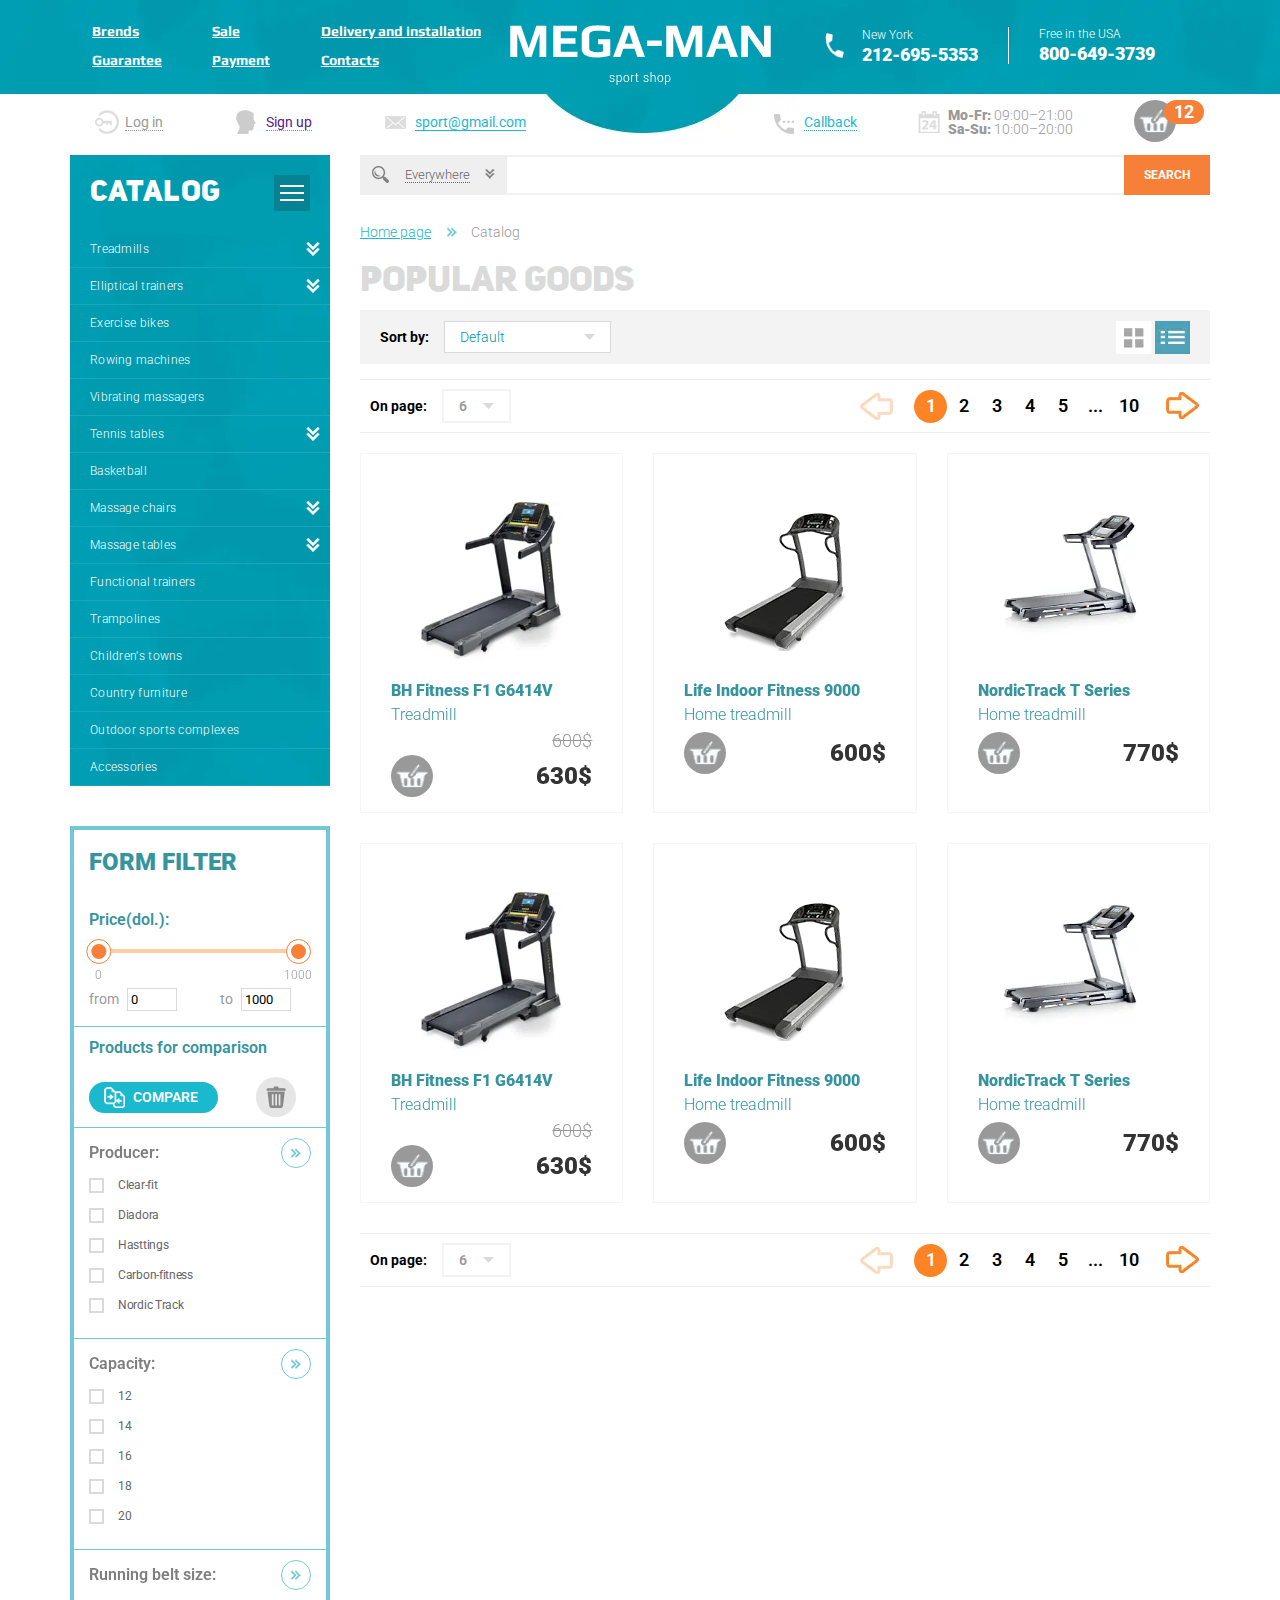
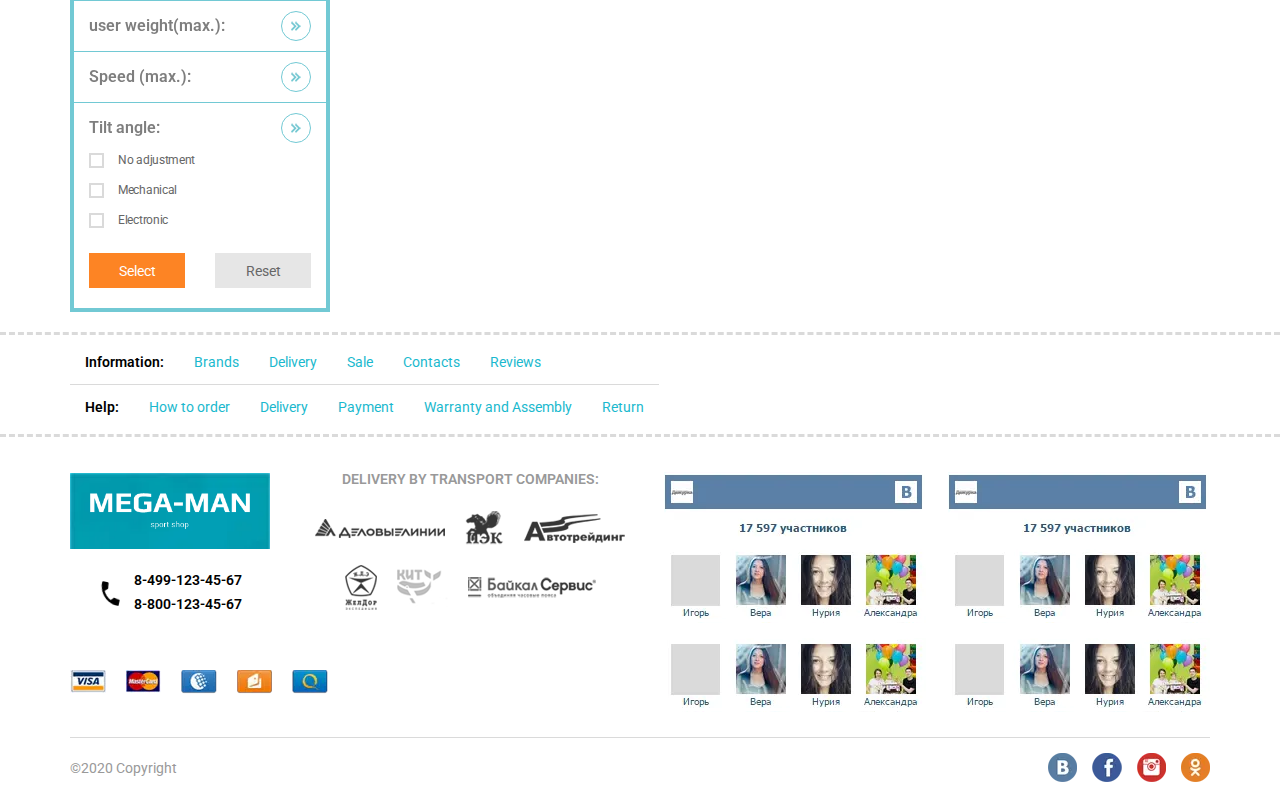
<file: catalog.html>
<!DOCTYPE html><html lang="en"><head>	<title>Catalog</title>	<meta charset="UTF-8">	<meta name="format-detection" content="telephone=no">	<link rel="stylesheet" href="css/style.min.css">	<link rel="shortcut icon" type="image/png" href="img/icons/running.png">	<meta name="robots" content="noindex, nofollow">	<meta name="viewport" content="width=device-width, initial-scale=1.0, maximum-scale=1.0, user-scalable=0">	<meta name="viewport" content="width=device-width, initial-scale=1.0"></head><body>	<div class="wrapper">		<header class="header">	<div class="header__top top-header">		<div class="top-header__content _container">			<div class="top-header__column">				<div class="top-header__menu menu">					<div class="menu__icon icon-menu">						<span></span>						<span></span>						<span></span>					</div>					<nav class="menu__body">						<ul class="menu__list">							<li class="menu__list_item"><a href="" class="menu__link">Brends</a></li>							<li class="menu__list_item"><a href="" class="menu__link">Sale</a></li>							<li class="menu__list_item"><a href="" class="menu__link">Delivery and installation</a></li>							<li class="menu__list_item"><a href="" class="menu__link">Guarantee</a></li>							<li class="menu__list_item"><a href="" class="menu__link">Payment</a></li>							<li class="menu__list_item"><a href="" class="menu__link">Contacts</a></li>						</ul>					</nav>				</div>			</div>			<div class="top-header__column top-header__column_logo">				<picture><source srcset="img/Logo.webp" type="image/webp"><img src="img/Logo.png" alt="Лого сайта" class="top-header__logo"></picture>			</div>			<div class="top-header__column top-header__column_last">				<div class="top-header__contacts contacts-header">					<div class="contacts-header__column">						<div class="contacts-header__item contacts-header__item_icon">							<div class="contacts-header__block-link"><a class="contacts-header__label" href="">New York</a>							</div>							<a class="contacts-header__phone" href="tel:2126955353">212-695-5353</a>						</div>					</div>					<div class="contacts-header__column contacts-header__column_forcart">						<div class="contacts-header__item contacts-header__item_second-phone">							<p class="contacts-header__label" href="">Free in the USA</p>							<a class="contacts-header__phone" href="tel:8006493739">800-649-3739</a>						</div>					</div>				</div>			</div>		</div>	</div>	<div class="header__bottom bottom-header">		<div class="bottom-header__container _container">			<div class="bottom-header__column">				<ul data-da="menu__body,0,640" class="bottom-header__actions actions-header">					<li>						<a class="actions-header__item actions-header__item_login" href="">							<span>								Log in							</span>						</a>					</li>					<li>						<a class="actions-header__item actions-header__item_reg" href="">							<span>								Sign up							</span>						</a>					</li>					<li>						<a class="actions-header__item actions-header__item_email" href="mailto:sport@gmail.com">							<span>								sport@gmail.com							</span>						</a>					</li>				</ul>			</div>			<div class="bottom-header__column">				<div class="bottom-header__info info-header">					<div class="info-header__column">						<a data-da="menu__body,3,640" href="" class="info-header__callback"><span>Callback</span></a>					</div>					<div class="info-header__column">						<div class="info-header__schedule">							<p><span>Mo-Fr: </span>09:00–21:00</p>							<p><span>Sa-Su: </span>10:00–20:00</p>						</div>					</div>					<div class="info-header__column">						<a data-da="contacts-header__column_forcart,3,640" href="" class="info-header__cart">							<span>12</span>						</a>					</div>				</div>			</div>		</div>	</div></header>		<main class="page">			<div class="page__container _container">				<aside class="page__side">					<nav class="page__menu menu-page">						<div class="menu-page__header">							<h2 class="menu-page__title">Catalog</h2>							<div class="menu-page__burger">								<div class="menu-page__lines">									<span></span>									<span></span>									<span></span>								</div>							</div>						</div>						<div class="menu-page__body">							<ul class="menu-page__list">								<li class="menu-page__parent">									<a data-item="0" href="#" class="menu-page__link menu-page__link_parent">Treadmills</a>									<div class="menu-page__submenu submenu-page">										<div class="submenu-page__item">											<ul class="submenu-page__menu">												<li><a href="#" class="submenu-page__link">Indoor</a></li>												<li><a href="#" class="submenu-page__link">Electrical</a></li>												<li><a href="#" class="submenu-page__link">Mechanic</a></li>												<li><a href="#" class="submenu-page__link">folding</a></li>											</ul>											<div class="submenu-page__product">												<div class="item-product">													<div class="item-product__labels">														<div class="item-product__label">Product of day</div>														<picture><source srcset="img/treadmill-1.webp" type="image/webp"><img src="img/treadmill-1.png" alt="Home treadmill"></picture>													</div>													<a href="#" class="item-product__image">													</a>													<div class="item-product__body">														<a href="" class="item-product__title">Home treadmill - Life Indoor Fitness															9000</a>														<div class="item-product__footer">															<a href="" class="item-product__add"></a>															<div class="item-product__price">630$</div>														</div>													</div>												</div>											</div>										</div>									</div>								</li>								<li class="menu-page__parent">									<a data-item="1" href="#" class="menu-page__link menu-page__link_parent">Elliptical trainers</a>									<div class="menu-page__submenu submenu-page">										<div class="submenu-page__item">											<ul class="submenu-page__menu">												<li><a href="#" class="submenu-page__link">Low impact</a></li>												<li><a href="#" class="submenu-page__link">Incline</a></li>												<li><a href="#" class="submenu-page__link">Quiet</a></li>												<li><a href="#" class="submenu-page__link">Heavy Duty</a></li>											</ul>											<div class="submenu-page__product">												<div class="item-product">													<div class="item-product__labels">														<div class="item-product__label">Product of day</div>													</div>													<a href="#" class="item-product__image">														<picture><source srcset="img/eliptical.webp" type="image/webp"><img src="img/eliptical.png" alt="Home eliptical trainer - Bowflex Max Trainer"></picture>													</a>													<div class="item-product__body">														<a href="" class="item-product__title">Home eliptical trainer - Bowflex Max															Trainer</a>														<div class="item-product__footer">															<a href="" class="item-product__add"></a>															<div class="item-product__price">630$</div>														</div>													</div>												</div>											</div>										</div>									</div>								</li>								<li>									<a href="" class="menu-page__link">Exercise bikes</a>								</li>								<li><a href="" class="menu-page__link">Rowing machines</a></li>								<li><a href="" class="menu-page__link">Vibrating massagers</a></li>								<li class="menu-page__parent">									<a data-item="2" href="" class="menu-page__link menu-page__link_parent">Tennis tables</a>									<div class="menu-page__submenu submenu-page">										<div class="submenu-page__item">											<ul class="submenu-page__menu">												<li><a href="#" class="submenu-page__link">All weather</a></li>												<li><a href="#" class="submenu-page__link">Indoor</a></li>												<li><a href="#" class="submenu-page__link">Professional</a></li>												<li><a href="#" class="submenu-page__link">Amateur</a></li>											</ul>											<div class="submenu-page__product">												<div class="item-product">													<div class="item-product__labels">														<div class="item-product__label">Product of day</div>													</div>													<a href="#" class="item-product__image">														<picture><source srcset="img/tennis.webp" type="image/webp"><img src="img/tennis.jpg" alt="Home tennis table - Donic Indoor Roller 800"></picture>													</a>													<div class="item-product__body">														<a href="" class="item-product__title">Home tennis table - Donic Indoor Roller 800															Green</a>														<div class="item-product__footer">															<a href="" class="item-product__add"></a>															<div class="item-product__price">850$</div>														</div>													</div>												</div>											</div>										</div>									</div>								</li>								<li><a href="" class="menu-page__link">Basketball</a></li>								<li class="menu-page__parent">									<a data-item="3" href="" class="menu-page__link menu-page__link_parent">Massage chairs</a>									<div class="menu-page__submenu submenu-page">										<div class="submenu-page__item">											<ul class="submenu-page__menu">												<li><a href="#" class="submenu-page__link">Zero Gravity</a></li>												<li><a href="#" class="submenu-page__link">Full body</a></li>												<li><a href="#" class="submenu-page__link">Recliner</a></li>												<li><a href="#" class="submenu-page__link">Bluetooth</a></li>											</ul>											<div class="submenu-page__product">												<div class="item-product">													<div class="item-product__labels">														<div class="item-product__label">Product of day</div>													</div>													<a href="#" class="item-product__image">														<picture><source srcset="img/massagechair.webp" type="image/webp"><img src="img/massagechair.png" alt="Massage chair - comfortable chair ETMS0117"></picture>													</a>													<div class="item-product__body">														<a href="" class="item-product__title">Massage chair - comfortable chair ETMS0117</a>														<div class="item-product__footer">															<a href="" class="item-product__add"></a>															<div class="item-product__price">600$</div>														</div>													</div>												</div>											</div>										</div>									</div>								</li>								<li class="menu-page__parent">									<a data-item="4" href="" class="menu-page__link menu-page__link_parent">Massage tables</a>									<div class="menu-page__submenu submenu-page">										<div class="submenu-page__item">											<ul class="submenu-page__menu">												<li><a href="#" class="submenu-page__link">Portable</a></li>												<li><a href="#" class="submenu-page__link">Bed</a></li>												<li><a href="#" class="submenu-page__link">Spa</a></li>												<li><a href="#" class="submenu-page__link">for salon</a></li>											</ul>											<div class="submenu-page__product">												<div class="item-product">													<div class="item-product__labels">														<div class="item-product__label">Product of day</div>													</div>													<a href="#" class="item-product__image">														<picture><source srcset="img/massage-table.webp" type="image/webp"><img src="img/massage-table.jpg" alt="Master Massage 30 Newport Portable"></picture>													</a>													<div class="item-product__body">														<a href="" class="item-product__title">Master Massage 30" Newport Portable</a>														<div class="item-product__footer">															<a href="" class="item-product__add"></a>															<div class="item-product__price">900$</div>														</div>													</div>												</div>											</div>										</div>									</div>								</li>								<li><a href="" class="menu-page__link">Functional trainers</a></li>								<li><a href="" class="menu-page__link">Trampolines</a></li>								<li><a href="" class="menu-page__link">Children's towns</a></li>								<li><a href="" class="menu-page__link">Country furniture</a></li>								<li><a href="" class="menu-page__link">Outdoor sports complexes</a></li>								<li><a href="" class="menu-page__link">Accessories</a></li>							</ul>						</div>					</nav>					<div class="page__filter filter-page">						<form action="#" method="GET" class="_spollers">							<h3 class="filter-page__title">Form Filter</h3>							<div class="filter-page__wrap">								<fieldset class="filter-page__price price-filter">									<h4>										Price(dol.):									</h4>									<div class="price-filter__slider slider-handles">									</div>									<ul class="slider-handles__wrap">										<li class="slider-handles__from">											<label for="slider-from-num">from</label>											<input class="slider-handles__from-num slider-handles__num" id="slider-from-num" type="text" min="0" max="1000" step="1">										</li>										<li class="slider-handles__to">											<label for="slider-to-num">to</label>											<input class="slider-handles__to-num slider-handles__num" id="slider-to-num" type="text" min="0" max="1000" step="1">										</li>									</ul>								</fieldset>							</div>							<div class="filter-page__wrap">								<fieldset class="filter-page__compare compare-filter">									<h4>										Products for comparison									</h4>									<div class="compare-filter__wrap">										<div class="compare-filter__list">										</div>										<div class="compare-filter__btn">											<button class="compare-filter__compare-btn" type="submit" disabled>Compare</button>											<button class="compare-filter__reset-btn" type="reset" disabled></button>										</div>									</div>								</fieldset>							</div>							<div class="filter-page__wrap">								<fieldset class="filter-page__fieldset filter-page__producer producer-filter">									<h4 class="_spoller">										<span>Producer:</span>									</h4>									<div class="compare-filter__wrap">										<label class="producer-filter__checkbox checkbox">											<input data-error="Ошибка" class="producer-filter__input checkbox__input" type="checkbox" value="1" name="form[]">											<span class="checkbox__text"><span>Clear-fit</span></span>										</label>										<label class="producer-filter__checkbox checkbox">											<input data-error="Ошибка" class="producer-filter__input checkbox__input" type="checkbox" value="2" name="form[]">											<span class="checkbox__text"><span>Diadora</span></span>										</label>										<label class="producer-filter__checkbox checkbox">											<input data-error="Ошибка" class="producer-filter__input checkbox__input" type="checkbox" value="3" name="form[]">											<span class="checkbox__text"><span>Hasttings</span></span>										</label>										<label class="producer-filter__checkbox checkbox">											<input data-error="Ошибка" class="producer-filter__input checkbox__input" type="checkbox" value="4" name="form[]">											<span class="checkbox__text"><span>Carbon-fitness</span></span>										</label>										<label class="producer-filter__checkbox checkbox">											<input data-error="Ошибка" class="producer-filter__input checkbox__input" type="checkbox" value="5" name="form[]">											<span class="checkbox__text"><span>Nordic Track</span></span>										</label>									</div>								</fieldset>							</div>							<div class="filter-page__wrap">								<fieldset class="filter-page__fieldset filter-page__producer producer-filter">									<h4 class="_spoller">										<span>Capacity:</span>									</h4>									<div class="compare-filter__wrap">										<label class="producer-filter__checkbox checkbox">											<input data-error="Ошибка" class="producer-filter__input checkbox__input" type="checkbox" value="1" name="form[]">											<span class="checkbox__text"><span>12</span></span>										</label>										<label class="producer-filter__checkbox checkbox">											<input data-error="Ошибка" class="producer-filter__input checkbox__input" type="checkbox" value="2" name="form[]">											<span class="checkbox__text"><span>14</span></span>										</label>										<label class="producer-filter__checkbox checkbox">											<input data-error="Ошибка" class="producer-filter__input checkbox__input" type="checkbox" value="3" name="form[]">											<span class="checkbox__text"><span>16</span></span>										</label>										<label class="producer-filter__checkbox checkbox">											<input data-error="Ошибка" class="producer-filter__input checkbox__input" type="checkbox" value="4" name="form[]">											<span class="checkbox__text"><span>18</span></span>										</label>										<label class="producer-filter__checkbox checkbox">											<input data-error="Ошибка" class="producer-filter__input checkbox__input" type="checkbox" value="5" name="form[]">											<span class="checkbox__text"><span>20</span></span>										</label>									</div>								</fieldset>							</div>							<div class="filter-page__wrap">								<fieldset class="filter-page__fieldset filter-page__producer producer-filter">									<h4 class="_spoller">										<span>Running belt size:</span>									</h4>								</fieldset>							</div>							<div class="filter-page__wrap">								<fieldset class="filter-page__fieldset filter-page__producer producer-filter">									<h4 class="_spoller">										<span>user weight(max.):</span>									</h4>								</fieldset>							</div>							<div class="filter-page__wrap">								<fieldset class="filter-page__fieldset filter-page__producer producer-filter">									<h4 class="_spoller">										<span>Speed (max.):</span>									</h4>								</fieldset>							</div>							<div class="filter-page__wrap">								<fieldset class="filter-page__fieldset filter-page__producer producer-filter">									<h4 class="_spoller">										<span>Tilt angle:</span>									</h4>									<div class="compare-filter__wrap">										<label class="producer-filter__checkbox checkbox">											<input data-error="Ошибка" class="producer-filter__input checkbox__input" type="checkbox" value="1" name="form[]">											<span class="checkbox__text"><span>No adjustment</span></span>										</label>										<label class="producer-filter__checkbox checkbox">											<input data-error="Ошибка" class="producer-filter__input checkbox__input" type="checkbox" value="2" name="form[]">											<span class="checkbox__text"><span>Mechanical</span></span>										</label>										<label class="producer-filter__checkbox checkbox">											<input data-error="Ошибка" class="producer-filter__input checkbox__input" type="checkbox" value="3" name="form[]">											<span class="checkbox__text"><span>Electronic</span></span>										</label>									</div>								</fieldset>							</div>							<p class="filter-page__buttons">								<button class="filter-page__btn filter-page__select-btn" type="submit">Select</button>								<button class="filter-page__btn filter-page__reset-btn" type="reset">Reset</button>							</p>						</form>					</div>				</aside>				<div class="page__content">					<div class="page__search search-page search-page__catalog">						<form action="#" method="get">							<div class="search-page__options">								<button type="button" class="search-page__options_button">									<span>Everywhere</span>								</button>								<div class="search-page__options_categories">									<div class="search-page__options_wrap">										<ul class="search-page__list">											<li class="search-page__item">												<label class="search-page__checkbox checkbox">													<input data-error="Ошибка" class="checkbox__input" type="checkbox" value="1" name="form[]">													<span data-count="0" class="checkbox__text">Treadmills</span>												</label>											</li>											<li class="search-page__item">												<label class="search-page__checkbox checkbox">													<input data-error="Ошибка" class="checkbox__input" type="checkbox" value="1" name="form[]">													<span data-count="0" class="checkbox__text">Elliptical														trainers</span>												</label>											</li>											<li class="search-page__item">												<label class="search-page__checkbox checkbox">													<input data-error="Ошибка" class="checkbox__input" type="checkbox" value="1" name="form[]">													<span data-count="0" class="checkbox__text">Exercise bikes</span>												</label>											</li>											<li class="search-page__item">												<label class="search-page__checkbox checkbox">													<input data-error="Ошибка" class="checkbox__input" type="checkbox" value="1" name="form[]">													<span data-count="0" class="checkbox__text">Rowing machines</span>												</label>											</li>											<li class="search-page__item">												<label class="search-page__checkbox checkbox">													<input data-error="Ошибка" class="checkbox__input" type="checkbox" value="1" name="form[]">													<span data-count="0" class="checkbox__text">Vibrating massagers</span>												</label>											</li>										</ul>										<ul class="search-page__list">											<li class="search-page__item">												<label class="search-page__checkbox checkbox">													<input data-error="Ошибка" class="checkbox__input" type="checkbox" value="1" name="form[]">													<span class="checkbox__text" data-count="0">Tennis tables</span>												</label>											</li>											<li class="search-page__item">												<label class="search-page__checkbox checkbox">													<input data-error="Ошибка" class="checkbox__input" type="checkbox" value="1" name="form[]">													<span class="checkbox__text" data-count="0">Basketball backboards</span>												</label>											</li>											<li class="search-page__item">												<label class="search-page__checkbox checkbox">													<input data-error="Ошибка" class="checkbox__input" type="checkbox" value="1" name="form[]">													<span class="checkbox__text" data-count="0">Massage chairs</span>												</label>											</li>											<li class="search-page__item">												<label class="search-page__checkbox checkbox">													<input data-error="Ошибка" class="checkbox__input" type="checkbox" value="1" name="form[]">													<span class="checkbox__text" data-count="0">Massage tables</span>												</label>											</li>											<li class="search-page__item">												<label class="search-page__checkbox checkbox">													<input data-error="Ошибка" class="checkbox__input" type="checkbox" value="1" name="form[]">													<span class="checkbox__text" data-count="0">Functional														trainers</span>												</label>											</li>										</ul>										<ul class="search-page__list">											<li class="search-page__item">												<label class="search-page__checkbox checkbox">													<input data-error="Ошибка" class="checkbox__input" type="checkbox" value="1" name="form[]">													<span class="checkbox__text" data-count="0">Trampolines</span>												</label>											</li>											<li class="search-page__item">												<label class="search-page__checkbox checkbox">													<input data-error="Ошибка" class="checkbox__input" type="checkbox" value="1" name="form[]">													<span class="checkbox__text" data-count="0">Children's towns</span>												</label>											</li>											<li class="search-page__item">												<label class="search-page__checkbox checkbox">													<input data-error="Ошибка" class="checkbox__input" type="checkbox" value="1" name="form[]">													<span class="checkbox__text" data-count="0">Country furniture</span>												</label>											</li>											<li class="search-page__item">												<label class="search-page__checkbox checkbox">													<input data-error="Ошибка" class="checkbox__input" type="checkbox" value="1" name="form[]">													<span class="checkbox__text" data-count="0">Outdoor sports														complexes</span>												</label>											</li>											<li class="search-page__item">												<label class="search-page__checkbox checkbox">													<input data-error="Ошибка" class="checkbox__input" type="checkbox" value="1" name="form[]">													<span class="checkbox__text" data-count="0">Accessories</span>												</label>											</li>										</ul>									</div>								</div>							</div>							<div class="search-page__input">								<input class="input" autocomplete="off" type="text" name="form[]" data-error="Ошибка" data-value="">							</div>							<button type="submit" class="search-page__btn btn">Search</button>						</form>					</div>					<nav class="page__content_breadcrumbs main-breadcrumbs">						<ul class="main-breadcrumbs__list">							<li class="main-breadcrumbs__item"><a href="index.html" class="main-breadcrumbs__link" target="_blank">									Home page								</a></li>							<li class="main-breadcrumbs__item"><a href="#" class="main-breadcrumbs__link main-breadcrumbs__active">									Catalog								</a></li>						</ul>					</nav>					<div class="page__slider-products slider-products">						<div class="slider-products__header slider-product__header_catalog">							<h2 class="slider-products__title">Popular goods</h2>							<div class="slider-product__sort sort-block">								<div class="sort-block__left">									<p class="sort-block__title">										<b>											Sort by:										</b>									</p>									<select class="sort-block__select" name="sort form list" id="">										<option value="Default" selected>Default</option>										<option value="Lowest price">Lowest price</option>										<option value="Highest price">Highest price</option>									</select>								</div>								<div class="sort-block__right">									<picture><source srcset="img/icons/sort-square.webp" type="image/webp"><img src="img/icons/sort-square.png" alt="square-sort"></picture>									<picture><source srcset="img/icons/sort-list.webp" type="image/webp"><img src="img/icons/sort-list.png" alt="square-sort"></picture>								</div>							</div>							<div class="slider-product__control navigation-catalog">								<div class="navigation-catalog__left">									<p class="navigation-catalog__title">										<b>											On page:										</b>									</p>									<select class="navigation-catalog__select" name="sort form list" id="">										<option class="navigation-9" value="6 items" selected>6</option>										<option class="navigation-18" value="18 items">18</option>										<option class="navigation-36" value="36 items">36</option>									</select>								</div>								<div class="navigation-catalog__right">									<button class="slider-products__btn slider-products__btn_prev disabled" type="button"></button>									<div class="navigation-catalog__number">										<ul class="navigation-catalog__items">											<li class="navigation-catalog__item"><a href="#" class="navigation-catalog__link _active">1</a></li>											<li class="navigation-catalog__item"><a href="#" class="navigation-catalog__link">2</a></li>											<li class="navigation-catalog__item"><a href="#" class="navigation-catalog__link">3</a></li>											<li class="navigation-catalog__item"><a href="#" class="navigation-catalog__link">4</a></li>											<li class="navigation-catalog__item"><a href="#" class="navigation-catalog__link">5</a></li>											<li class="navigation-catalog__item"><a href="#" class="navigation-catalog__link">...</a></li>											<li class="navigation-catalog__item"><a href="#" class="navigation-catalog__link">10</a></li>										</ul>									</div>									<button class="slider-products__btn slider-products__btn_next" type="button"></button>								</div>							</div>						</div>						<ul class="product-list__wrap _swiper">							<div>								<div class="slider-products__list products-list">									<li class="slider-products__item products-item">										<div class="submenu-page__product products-item__wrap">											<div class="item-product products-item__block">												<a href="#" class="item-product__image">													<picture><source srcset="img/treadmill-2.webp" type="image/webp"><img src="img/treadmill-2.jpg" alt="Home treadmill"></picture>												</a>												<div class="item-product__body">													<a href="" class="item-product__title"><span>BH Fitness F1 G6414V</span>														Treadmill</a>													<div class="item-product__old-price">600$</div>													<div class="item-product__footer">														<a href="" class="item-product__add"></a>														<div class="item-product__price product__price">630$</div>													</div>												</div>												<div class="item-product__more item-more">													<div class="item-more__wrap">														<h3 class="item-more__title">															<span>BH Fitness F1 G6414V</span>															Treadmill														</h3>														<div class="item-more__features">															<p class="item-more__feature">																Treadmill type: <span>Electric</span>															</p>															<p class="item-more__feature">																Speed mph: <span>12</span>															</p>															<p class="item-more__feature">Folding: <span>has</span></p>															<button class="item-more__compare">Compare</button>														</div>													</div>													<div class="item-more__footer">														<a href="" class="item-more__basket item-more__basket_catalog"></a>														<div class="item-more__footer_wrap">															<div class="item-product__old-price">600$</div>															<div class="item-more__price">630$</div>														</div>													</div>												</div>											</div>										</div>									</li>									<li class="slider-products__item products-item">										<div class="submenu-page__product products-item__wrap">											<div class="item-product products-item__block">												<a href="#" class="item-product__image">													<picture><source srcset="img/treadmill-1.webp" type="image/webp"><img src="img/treadmill-1.png" alt="Home treadmill"></picture>												</a>												<div class="item-product__body">													<a href="" class="item-product__title"><span>Life Indoor Fitness															9000</span> Home treadmill </a>													<div class="item-product__footer">														<a href="" class="item-product__add"></a>														<div class="item-product__price product__price">600$</div>													</div>												</div>												<div class="item-product__more item-more">													<div class="item-more__wrap">														<h3 class="item-more__title">															<span>Life Indoor Fitness																9000</span>															Treadmill														</h3>														<div class="item-more__features">															<p class="item-more__feature">																Treadmill type: <span>Electric</span>															</p>															<p class="item-more__feature">																Speed mph: <span>12</span>															</p>															<p class="item-more__feature">Folding: <span>has</span></p>															<button class="item-more__compare">Compare</button>														</div>													</div>													<div class="item-more__footer">														<a href="" class="item-more__basket item-more__basket_catalog"></a>														<div class="item-more__price">630$</div>													</div>												</div>											</div>										</div>									</li>									<li class="slider-products__item products-item">										<div class="submenu-page__product products-item__wrap">											<div class="item-product products-item__block">												<a href="#" class="item-product__image">													<picture><source srcset="img/treadmill-3.webp" type="image/webp"><img src="img/treadmill-3.jpg" alt="Home treadmill"></picture>												</a>												<div class="item-product__body">													<a href="" class="item-product__title"><span>NordicTrack T Series</span> Home treadmill</a>													<div class="item-product__footer">														<a href="" class="item-product__add"></a>														<div class="item-product__price product__price">770$</div>													</div>												</div>												<div class="item-product__more item-more">													<div class="item-more__wrap">														<h3 class="item-more__title">															<span>BH Fitness F1 G6414V</span>															Treadmill														</h3>														<div class="item-more__features">															<p class="item-more__feature">																Treadmill type: <span>Electric</span>															</p>															<p class="item-more__feature">																Speed mph: <span>12</span>															</p>															<p class="item-more__feature">Folding: <span>has</span></p>															<button class="item-more__compare">Compare</button>														</div>													</div>													<div class="item-more__footer">														<a href="" class="item-more__basket item-more__basket_catalog"></a>														<div class="item-more__price">630$</div>													</div>												</div>											</div>										</div>									</li>									<li class="slider-products__item products-item">										<div class="submenu-page__product products-item__wrap">											<div class="item-product products-item__block">												<div class="item-product__labels">												</div>												<a href="#" class="item-product__image">													<picture><source srcset="img/treadmill-2.webp" type="image/webp"><img src="img/treadmill-2.jpg" alt="Home treadmill"></picture>												</a>												<div class="item-product__body">													<a href="" class="item-product__title"><span>BH Fitness F1 G6414V</span>														Treadmill</a>													<div class="item-product__old-price">600$</div>													<div class="item-product__footer">														<a href="" class="item-product__add"></a>														<div class="item-product__price product__price">630$</div>													</div>												</div>												<div class="item-product__more item-more">													<div class="item-more__wrap">														<h3 class="item-more__title">															<span>BH Fitness F1 G6414V</span>															Treadmill														</h3>														<div class="item-more__features">															<p class="item-more__feature">																Treadmill type: <span>Electric</span>															</p>															<p class="item-more__feature">																Speed mph: <span>12</span>															</p>															<p class="item-more__feature">Folding: <span>has</span></p>															<button class="item-more__compare">Compare</button>														</div>													</div>													<div class="item-more__footer">														<a href="" class="item-more__basket item-more__basket_catalog"></a>														<div class="item-more__price">630$</div>													</div>												</div>											</div>										</div>									</li>									<li class="slider-products__item products-item">										<div class="submenu-page__product products-item__wrap">											<div class="item-product products-item__block">												<a href="#" class="item-product__image">													<picture><source srcset="img/treadmill-1.webp" type="image/webp"><img src="img/treadmill-1.png" alt="Home treadmill"></picture>												</a>												<div class="item-product__body">													<a href="" class="item-product__title"><span>Life Indoor Fitness															9000</span> Home treadmill </a>													<div class="item-product__footer">														<a href="" class="item-product__add"></a>														<div class="item-product__price product__price">600$</div>													</div>												</div>												<div class="item-product__more item-more">													<div class="item-more__wrap">														<h3 class="item-more__title">															<span>BH Fitness F1 G6414V</span>															Treadmill														</h3>														<div class="item-more__features">															<p class="item-more__feature">																Treadmill type: <span>Electric</span>															</p>															<p class="item-more__feature">																Speed mph: <span>12</span>															</p>															<p class="item-more__feature">Folding: <span>has</span></p>															<button class="item-more__compare">Compare</button>														</div>													</div>													<div class="item-more__footer">														<a href="" class="item-more__basket item-more__basket_catalog"></a>														<div class="item-more__price">630$</div>													</div>												</div>											</div>										</div>									</li>									<li class="slider-products__item products-item">										<div class="submenu-page__product products-item__wrap">											<div class="item-product products-item__block">												<a href="#" class="item-product__image">													<picture><source srcset="img/treadmill-3.webp" type="image/webp"><img src="img/treadmill-3.jpg" alt="Home treadmill"></picture>												</a>												<div class="item-product__body">													<a href="" class="item-product__title"><span>NordicTrack T Series</span> Home treadmill</a>													<div class="item-product__footer">														<a href="" class="item-product__add"></a>														<div class="item-product__price product__price">770$</div>													</div>												</div>												<div class="item-product__more item-more">													<div class="item-more__wrap">														<h3 class="item-more__title">															<span>BH Fitness F1 G6414V</span>															Treadmill														</h3>														<div class="item-more__features">															<p class="item-more__feature">																Treadmill type: <span>Electric</span>															</p>															<p class="item-more__feature">																Speed mph: <span>12</span>															</p>															<p class="item-more__feature">Folding: <span>has</span></p>															<button class="item-more__compare">Compare</button>														</div>													</div>													<div class="item-more__footer">														<a href="" class="item-more__basket item-more__basket_catalog"></a>														<div class="item-more__price">630$</div>													</div>												</div>											</div>										</div>									</li>								</div>							</div>							<div>								<div class="slider-products__list products-list">									<li class="slider-products__item products-item">										<div class="submenu-page__product products-item__wrap">											<div class="item-product products-item__block">												<a href="#" class="item-product__image">													<picture><source srcset="img/treadmill-2.webp" type="image/webp"><img src="img/treadmill-2.jpg" alt="Home treadmill"></picture>												</a>												<div class="item-product__body">													<a href="" class="item-product__title"><span>F1 G6414V</span>														Treadmill</a>													<div class="item-product__old-price">600$</div>													<div class="item-product__footer">														<a href="" class="item-product__add"></a>														<div class="item-product__price product__price">630$</div>													</div>												</div>												<div class="item-product__more item-more">													<div class="item-more__wrap">														<h3 class="item-more__title">															<span>F1 G6414V</span>															Treadmill														</h3>														<div class="item-more__features">															<p class="item-more__feature">																Treadmill type: <span>Electric</span>															</p>															<p class="item-more__feature">																Speed mph: <span>12</span>															</p>															<p class="item-more__feature">Folding: <span>has</span></p>															<button class="item-more__compare">Compare</button>														</div>													</div>													<div class="item-more__footer">														<a href="" class="item-more__basket item-more__basket_catalog"></a>														<div class="item-more__price">630$</div>													</div>												</div>											</div>										</div>									</li>									<li class="slider-products__item products-item">										<div class="submenu-page__product products-item__wrap">											<div class="item-product products-item__block">												<a href="#" class="item-product__image">													<picture><source srcset="img/treadmill-1.webp" type="image/webp"><img src="img/treadmill-1.png" alt="Home treadmill"></picture>												</a>												<div class="item-product__body">													<a href="" class="item-product__title"><span>Life Indoor Fitness															9000</span> Home treadmill </a>													<div class="item-product__footer">														<a href="" class="item-product__add"></a>														<div class="item-product__price product__price">600$</div>													</div>												</div>												<div class="item-product__more item-more">													<div class="item-more__wrap">														<h3 class="item-more__title">															<span>BH Fitness F1 G6414V</span>															Treadmill														</h3>														<div class="item-more__features">															<p class="item-more__feature">																Treadmill type: <span>Electric</span>															</p>															<p class="item-more__feature">																Speed mph: <span>12</span>															</p>															<p class="item-more__feature">Folding: <span>has</span></p>															<button class="item-more__compare">Compare</button>														</div>													</div>													<div class="item-more__footer">														<a href="" class="item-more__basket item-more__basket_catalog"></a>														<div class="item-more__price">630$</div>													</div>												</div>											</div>										</div>									</li>									<li class="slider-products__item products-item">										<div class="submenu-page__product products-item__wrap">											<div class="item-product products-item__block">												<a href="#" class="item-product__image">													<picture><source srcset="img/treadmill-3.webp" type="image/webp"><img src="img/treadmill-3.jpg" alt="Home treadmill"></picture>												</a>												<div class="item-product__body">													<a href="" class="item-product__title"><span>NordicTrack T Series</span> Home treadmill</a>													<div class="item-product__footer">														<a href="" class="item-product__add"></a>														<div class="item-product__price product__price">770$</div>													</div>												</div>												<div class="item-product__more item-more">													<div class="item-more__wrap">														<h3 class="item-more__title">															<span>BH Fitness F1 G6414V</span>															Treadmill														</h3>														<div class="item-more__features">															<p class="item-more__feature">																Treadmill type: <span>Electric</span>															</p>															<p class="item-more__feature">																Speed mph: <span>12</span>															</p>															<p class="item-more__feature">Folding: <span>has</span></p>															<button class="item-more__compare">Compare</button>														</div>													</div>													<div class="item-more__footer">														<a href="" class="item-more__basket item-more__basket_catalog"></a>														<div class="item-more__price">630$</div>													</div>												</div>											</div>										</div>									</li>									<li class="slider-products__item products-item">										<div class="submenu-page__product products-item__wrap">											<div class="item-product products-item__block">												<div class="item-product__labels">												</div>												<a href="#" class="item-product__image">													<picture><source srcset="img/treadmill-2.webp" type="image/webp"><img src="img/treadmill-2.jpg" alt="Home treadmill"></picture>												</a>												<div class="item-product__body">													<a href="" class="item-product__title"><span>BH Fitness F1 G6414V</span>														Treadmill</a>													<div class="item-product__old-price">600$</div>													<div class="item-product__footer">														<a href="" class="item-product__add"></a>														<div class="item-product__price product__price">630$</div>													</div>												</div>												<div class="item-product__more item-more">													<div class="item-more__wrap">														<h3 class="item-more__title">															<span>BH Fitness F1 G6414V</span>															Treadmill														</h3>														<div class="item-more__features">															<p class="item-more__feature">																Treadmill type: <span>Electric</span>															</p>															<p class="item-more__feature">																Speed mph: <span>12</span>															</p>															<p class="item-more__feature">Folding: <span>has</span></p>															<button class="item-more__compare">Compare</button>														</div>													</div>													<div class="item-more__footer">														<a href="" class="item-more__basket item-more__basket_catalog"></a>														<div class="item-more__price">630$</div>													</div>												</div>											</div>										</div>									</li>									<li class="slider-products__item products-item">										<div class="submenu-page__product products-item__wrap">											<div class="item-product products-item__block">												<a href="#" class="item-product__image">													<picture><source srcset="img/treadmill-1.webp" type="image/webp"><img src="img/treadmill-1.png" alt="Home treadmill"></picture>												</a>												<div class="item-product__body">													<a href="" class="item-product__title"><span>Life Indoor Fitness															9000</span> Home treadmill </a>													<div class="item-product__footer">														<a href="" class="item-product__add"></a>														<div class="item-product__price product__price">600$</div>													</div>												</div>												<div class="item-product__more item-more">													<div class="item-more__wrap">														<h3 class="item-more__title">															<span>BH Fitness F1 G6414V</span>															Treadmill														</h3>														<div class="item-more__features">															<p class="item-more__feature">																Treadmill type: <span>Electric</span>															</p>															<p class="item-more__feature">																Speed mph: <span>12</span>															</p>															<p class="item-more__feature">Folding: <span>has</span></p>															<button class="item-more__compare">Compare</button>														</div>													</div>													<div class="item-more__footer">														<a href="" class="item-more__basket item-more__basket_catalog"></a>														<div class="item-more__price">630$</div>													</div>												</div>											</div>										</div>									</li>									<li class="slider-products__item products-item">										<div class="submenu-page__product products-item__wrap">											<div class="item-product products-item__block">												<a href="#" class="item-product__image">													<picture><source srcset="img/treadmill-3.webp" type="image/webp"><img src="img/treadmill-3.jpg" alt="Home treadmill"></picture>												</a>												<div class="item-product__body">													<a href="" class="item-product__title"><span>NordicTrack T Series</span> Home treadmill</a>													<div class="item-product__footer">														<a href="" class="item-product__add"></a>														<div class="item-product__price product__price">770$</div>													</div>												</div>												<div class="item-product__more item-more">													<div class="item-more__wrap">														<h3 class="item-more__title">															<span>NordicTrack T Series</span>															Treadmill														</h3>														<div class="item-more__features">															<p class="item-more__feature">																Treadmill type: <span>Electric</span>															</p>															<p class="item-more__feature">																Speed mph: <span>12</span>															</p>															<p class="item-more__feature">Folding: <span>has</span></p>															<button class="item-more__compare">Compare</button>														</div>													</div>													<div class="item-more__footer">														<a href="" class="item-more__basket item-more__basket_catalog"></a>														<div class="item-more__price">630$</div>													</div>												</div>											</div>										</div>									</li>								</div>							</div>						</ul>						<div class="slider-product__control navigation-catalog">							<div class="navigation-catalog__left">								<p class="navigation-catalog__title">									<b>										On page:									</b>								</p>								<select class="navigation-catalog__select" name="sort form list" id="">									<option value="6 items" selected>6</option>									<option value="18 items">18</option>									<option value="32 items">32</option>								</select>							</div>							<div class="navigation-catalog__right">								<button class="slider-products__btn slider-products__btn_prev disabled" type="button"></button>								<ul class="navigation-catalog__items">									<li class="navigation-catalog__item"><a href="#" class="navigation-catalog__link _active">1</a></li>									<li class="navigation-catalog__item"><a href="#" class="navigation-catalog__link">2</a></li>									<li class="navigation-catalog__item"><a href="#" class="navigation-catalog__link">3</a></li>									<li class="navigation-catalog__item"><a href="#" class="navigation-catalog__link">4</a></li>									<li class="navigation-catalog__item"><a href="#" class="navigation-catalog__link">5</a></li>									<li class="navigation-catalog__item"><a href="#" class="navigation-catalog__link">...</a></li>									<li class="navigation-catalog__item"><a href="#" class="navigation-catalog__link">10</a></li>								</ul>								<button class="slider-products__btn slider-products__btn_next" type="button"></button>							</div>						</div>					</div>				</div>			</div>	</div>	<section class="page__info info-block">		<div class="info-block__container _container">			<div class="info-block__wrap">				<ul class="info-block__list info-block__list-top">					<li class="info-block__title">Information:</li>					<li class="info-block__list-item"><a href="#" class="info-block__link-item">Brands</a></li>					<li class="info-block__list-item"><a href="#" class="info-block__link-item">Delivery</a></li>					<li class="info-block__list-item"><a href="#" class="info-block__link-item">Sale</a></li>					<li class="info-block__list-item"><a href="#" class="info-block__link-item">Contacts</a></li>					<li class="info-block__list-item"><a href="#" class="info-block__link-item">Reviews</a></li>				</ul>				<ul class="info-block__list info-block__list-bottom">					<li class="info-block__title">Help:</li>					<li class="info-block__list-item"><a href="#" class="info-block__link-item">How to order</a></li>					<li class="info-block__list-item"><a href="#" class="info-block__link-item">Delivery</a></li>					<li class="info-block__list-item"><a href="#" class="info-block__link-item">Payment</a></li>					<li class="info-block__list-item"><a href="#" class="info-block__link-item">Warranty and Assembly</a></li>					<li class="info-block__list-item"><a href="#" class="info-block__link-item">Return</a></li>				</ul>			</div>		</div>	</section>	</main>	<footer class="footer _container">	<div class="footer__wrap">		<div class="footer__content">			<div class="footer__commercial-block">				<div class="footer__wrap-left">					<div class="footer__contact-block">						<div class="footer__logo">							<picture><source srcset="img/Logo.webp" type="image/webp"><img src="img/Logo.png" alt="Logo of website"></picture>						</div>						<div class="footer__contact contact-info">							<p class="contact-info__phone">8-499-123-45-67</p>							<p class="contact-info__phone">8-800-123-45-67</p>						</div>					</div>					<div class="footer__delivery delivery-footer">						<h4 class="delivery-footer__title">delivery by transport companies:</h4>						<ul class="delivery-footer__list">							<li class="delivery-footer__item"><a href="#"><picture><source srcset="img/delivery/delivery-1.webp" type="image/webp"><img src="img/delivery/delivery-1.png" alt=""></picture></a></li>							<li class="delivery-footer__item"><a href="#"><picture><source srcset="img/delivery/delivery-2.webp" type="image/webp"><img src="img/delivery/delivery-2.png" alt=""></picture></a></li>							<li class="delivery-footer__item"><a href="#"><picture><source srcset="img/delivery/delivery-3.webp" type="image/webp"><img src="img/delivery/delivery-3.png" alt=""></picture></a></li>							<li class="delivery-footer__item"><a href="#"><picture><source srcset="img/delivery/delivery-4.webp" type="image/webp"><img src="img/delivery/delivery-4.png" alt=""></picture></a></li>							<li class="delivery-footer__item"><a href="#"><picture><source srcset="img/delivery/delivery-5.webp" type="image/webp"><img src="img/delivery/delivery-5.png" alt=""></picture></a></li>							<li class="delivery-footer__item"><a href="#"><picture><source srcset="img/delivery/delivery-6.webp" type="image/webp"><img src="img/delivery/delivery-6.png" alt=""></picture></a></li>						</ul>					</div>				</div>				<ul class="footer__pay pay-footer">					<h4 class="visually-hidden">Payment Methods</h4>					<li class="pay-footer__list"><a href="#" class="pay-footer__item"><picture><source srcset="img/payment/viza.webp" type="image/webp"><img src="img/payment/viza.png" alt="Visa"></picture></a></li>					<li class="pay-footer__list"><a href="#" class="pay-footer__item"><picture><source srcset="img/payment/mc.webp" type="image/webp"><img src="img/payment/mc.png" alt="master card"></picture></a></li>					<li class="pay-footer__list"><a href="#" class="pay-footer__item"><picture><source srcset="img/payment/wm.webp" type="image/webp"><img src="img/payment/wm.png" alt="webmoney"></picture></a></li>					<li class="pay-footer__list"><a href="#" class="pay-footer__item"><picture><source srcset="img/payment/ym.webp" type="image/webp"><img src="img/payment/ym.png" alt="Yandex money"></picture></a></li>					<li class="pay-footer__list"><a href="#" class="pay-footer__item"><picture><source srcset="img/payment/qiwi.webp" type="image/webp"><img src="img/payment/qiwi.png" alt="Qiwi"></picture></a></li>				</ul>			</div>		</div>		<div class="footer__img">			<picture><source srcset="img/social.webp" type="image/webp"><img class="footer__social-network" src="img/social.png" alt="social block"></picture>			<picture><source srcset="img/social.webp" type="image/webp"><img class="footer__social-network" src="img/social.png" alt="social block"></picture>		</div>	</div>	<div class="footer__copyright">		<p>©2020 Copyright</p>		<ul class="footer__copyright-list social-list">			<li class="social-list__item"><a href="#"><picture><source srcset="img/social/vkontakte.webp" type="image/webp"><img src="img/social/vkontakte.png" alt="Vkontakte link"></picture></a></li>			<li class="social-list__item"><a href="#"><picture><source srcset="img/social/facebook.webp" type="image/webp"><img src="img/social/facebook.png" alt="facebook link"></picture></a></li>			<li class="social-list__item"><a href="#"><picture><source srcset="img/social/instagram.webp" type="image/webp"><img src="img/social/instagram.png" alt="instagram link"></picture></a></li>			<li class="social-list__item"><a href="#"><picture><source srcset="img/social/odnoklassniki.webp" type="image/webp"><img src="img/social/odnoklassniki.png" alt="odnoklassniki link"></picture></a></li>		</ul>	</div></footer>	</div>	<div class="popup">	<div class="popup__content">		<div class="popup__body">			<div class="popup__close"></div>		</div>	</div></div><div class="popup popup_video">	<div class="popup__content">		<div class="popup__body">			<div class="popup__close popup__close_video"></div>			<div class="popup__video _video"></div>		</div>	</div></div>	<!-- <script src="https://code.jquery.com/jquery-3.3.1.min.js"></script> --><script src="js/vendors.min.js"></script><script src="js/app.min.js"></script></body></html>
</file>
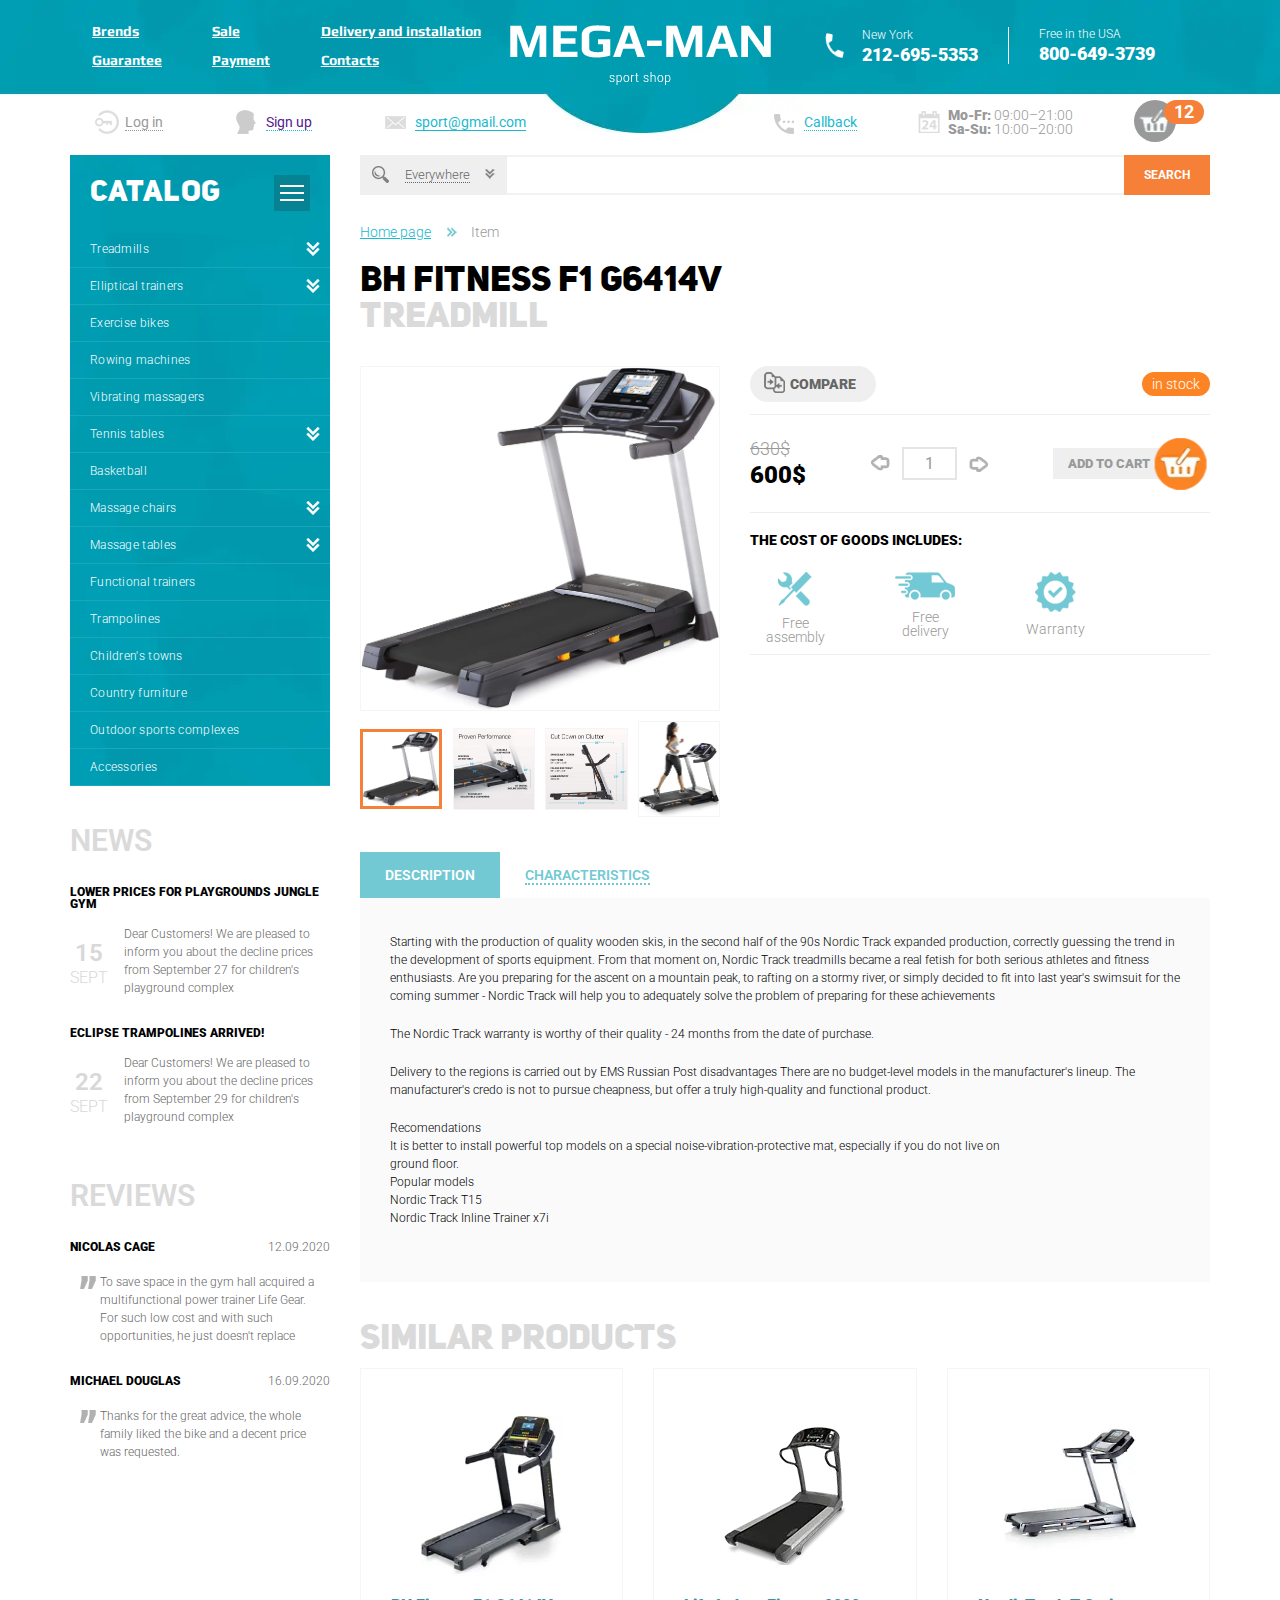
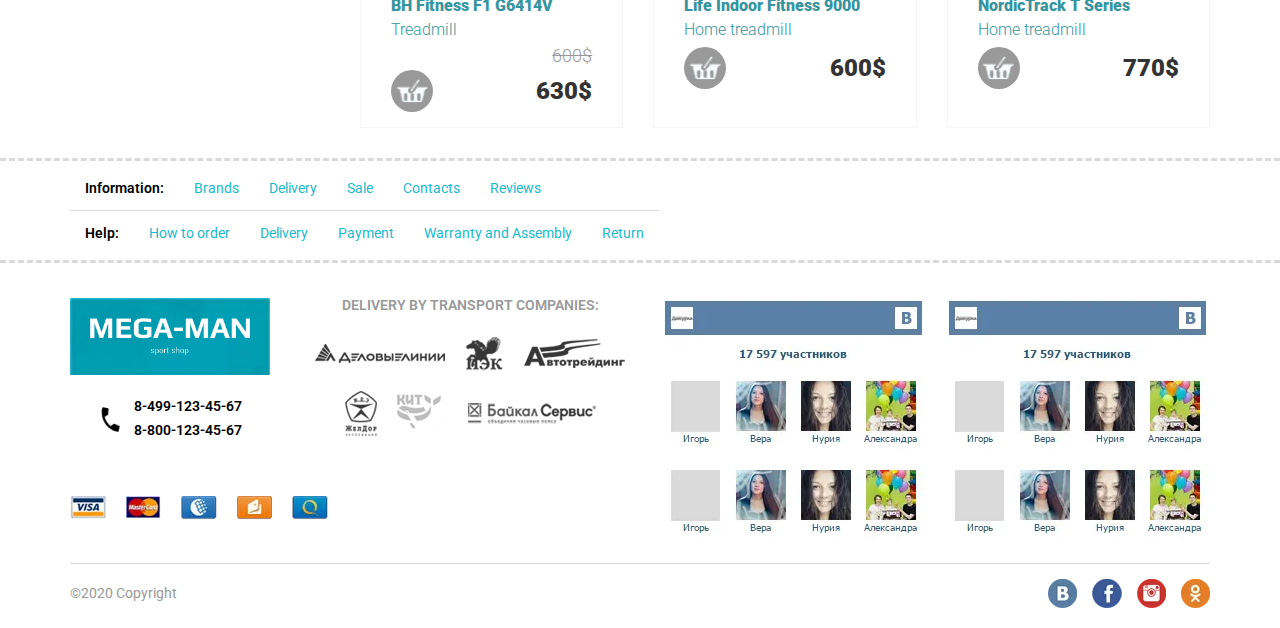
<file: item.html>
<!DOCTYPE html><html lang="en"><head>	<title>Item</title>	<meta charset="UTF-8">	<meta name="format-detection" content="telephone=no">	<link rel="stylesheet" href="css/style.min.css">	<link rel="shortcut icon" type="image/png" href="img/icons/running.png">	<meta name="robots" content="noindex, nofollow">	<meta name="viewport" content="width=device-width, initial-scale=1.0, maximum-scale=1.0, user-scalable=0">	<meta name="viewport" content="width=device-width, initial-scale=1.0"></head><body>	<div class="wrapper">		<header class="header">	<div class="header__top top-header">		<div class="top-header__content _container">			<div class="top-header__column">				<div class="top-header__menu menu">					<div class="menu__icon icon-menu">						<span></span>						<span></span>						<span></span>					</div>					<nav class="menu__body">						<ul class="menu__list">							<li class="menu__list_item"><a href="" class="menu__link">Brends</a></li>							<li class="menu__list_item"><a href="" class="menu__link">Sale</a></li>							<li class="menu__list_item"><a href="" class="menu__link">Delivery and installation</a></li>							<li class="menu__list_item"><a href="" class="menu__link">Guarantee</a></li>							<li class="menu__list_item"><a href="" class="menu__link">Payment</a></li>							<li class="menu__list_item"><a href="" class="menu__link">Contacts</a></li>						</ul>					</nav>				</div>			</div>			<div class="top-header__column top-header__column_logo">				<picture><source srcset="img/Logo.webp" type="image/webp"><img src="img/Logo.png" alt="Лого сайта" class="top-header__logo"></picture>			</div>			<div class="top-header__column top-header__column_last">				<div class="top-header__contacts contacts-header">					<div class="contacts-header__column">						<div class="contacts-header__item contacts-header__item_icon">							<div class="contacts-header__block-link"><a class="contacts-header__label" href="">New York</a>							</div>							<a class="contacts-header__phone" href="tel:2126955353">212-695-5353</a>						</div>					</div>					<div class="contacts-header__column contacts-header__column_forcart">						<div class="contacts-header__item contacts-header__item_second-phone">							<p class="contacts-header__label" href="">Free in the USA</p>							<a class="contacts-header__phone" href="tel:8006493739">800-649-3739</a>						</div>					</div>				</div>			</div>		</div>	</div>	<div class="header__bottom bottom-header">		<div class="bottom-header__container _container">			<div class="bottom-header__column">				<ul data-da="menu__body,0,640" class="bottom-header__actions actions-header">					<li>						<a class="actions-header__item actions-header__item_login" href="">							<span>								Log in							</span>						</a>					</li>					<li>						<a class="actions-header__item actions-header__item_reg" href="">							<span>								Sign up							</span>						</a>					</li>					<li>						<a class="actions-header__item actions-header__item_email" href="mailto:sport@gmail.com">							<span>								sport@gmail.com							</span>						</a>					</li>				</ul>			</div>			<div class="bottom-header__column">				<div class="bottom-header__info info-header">					<div class="info-header__column">						<a data-da="menu__body,3,640" href="" class="info-header__callback"><span>Callback</span></a>					</div>					<div class="info-header__column">						<div class="info-header__schedule">							<p><span>Mo-Fr: </span>09:00–21:00</p>							<p><span>Sa-Su: </span>10:00–20:00</p>						</div>					</div>					<div class="info-header__column">						<a data-da="contacts-header__column_forcart,3,640" href="" class="info-header__cart">							<span>12</span>						</a>					</div>				</div>			</div>		</div>	</div></header>		<main class="page">			<div class="page__container _container">				<aside class="page__side">					<nav class="page__menu menu-page">						<div class="menu-page__header">							<h2 class="menu-page__title">Catalog</h2>							<div class="menu-page__burger">								<div class="menu-page__lines">									<span></span>									<span></span>									<span></span>								</div>							</div>						</div>						<div class="menu-page__body">							<ul class="menu-page__list">								<li class="menu-page__parent">									<a data-item="0" href="#" class="menu-page__link menu-page__link_parent">Treadmills</a>									<div class="menu-page__submenu submenu-page">										<div class="submenu-page__item">											<ul class="submenu-page__menu">												<li><a href="#" class="submenu-page__link">Indoor</a></li>												<li><a href="#" class="submenu-page__link">Electrical</a></li>												<li><a href="#" class="submenu-page__link">Mechanic</a></li>												<li><a href="#" class="submenu-page__link">folding</a></li>											</ul>											<div class="submenu-page__product">												<div class="item-product">													<div class="item-product__labels">														<div class="item-product__label">Product of day</div>														<picture><source srcset="img/treadmill-1.webp" type="image/webp"><img src="img/treadmill-1.png" alt="Home treadmill"></picture>													</div>													<a href="#" class="item-product__image">													</a>													<div class="item-product__body">														<a href="" class="item-product__title">Home treadmill - Life Indoor Fitness															9000</a>														<div class="item-product__footer">															<a href="" class="item-product__add"></a>															<div class="item-product__price">630$</div>														</div>													</div>												</div>											</div>										</div>									</div>								</li>								<li class="menu-page__parent">									<a data-item="1" href="#" class="menu-page__link menu-page__link_parent">Elliptical trainers</a>									<div class="menu-page__submenu submenu-page">										<div class="submenu-page__item">											<ul class="submenu-page__menu">												<li><a href="#" class="submenu-page__link">Low impact</a></li>												<li><a href="#" class="submenu-page__link">Incline</a></li>												<li><a href="#" class="submenu-page__link">Quiet</a></li>												<li><a href="#" class="submenu-page__link">Heavy Duty</a></li>											</ul>											<div class="submenu-page__product">												<div class="item-product">													<div class="item-product__labels">														<div class="item-product__label">Product of day</div>													</div>													<a href="#" class="item-product__image">														<picture><source srcset="img/eliptical.webp" type="image/webp"><img src="img/eliptical.png" alt="Home eliptical trainer - Bowflex Max Trainer"></picture>													</a>													<div class="item-product__body">														<a href="" class="item-product__title">Home eliptical trainer - Bowflex Max															Trainer</a>														<div class="item-product__footer">															<a href="" class="item-product__add"></a>															<div class="item-product__price">630$</div>														</div>													</div>												</div>											</div>										</div>									</div>								</li>								<li>									<a href="" class="menu-page__link">Exercise bikes</a>								</li>								<li><a href="" class="menu-page__link">Rowing machines</a></li>								<li><a href="" class="menu-page__link">Vibrating massagers</a></li>								<li class="menu-page__parent">									<a data-item="2" href="" class="menu-page__link menu-page__link_parent">Tennis tables</a>									<div class="menu-page__submenu submenu-page">										<div class="submenu-page__item">											<ul class="submenu-page__menu">												<li><a href="#" class="submenu-page__link">All weather</a></li>												<li><a href="#" class="submenu-page__link">Indoor</a></li>												<li><a href="#" class="submenu-page__link">Professional</a></li>												<li><a href="#" class="submenu-page__link">Amateur</a></li>											</ul>											<div class="submenu-page__product">												<div class="item-product">													<div class="item-product__labels">														<div class="item-product__label">Product of day</div>													</div>													<a href="#" class="item-product__image">														<picture><source srcset="img/tennis.webp" type="image/webp"><img src="img/tennis.jpg" alt="Home tennis table - Donic Indoor Roller 800"></picture>													</a>													<div class="item-product__body">														<a href="" class="item-product__title">Home tennis table - Donic Indoor Roller 800															Green</a>														<div class="item-product__footer">															<a href="" class="item-product__add"></a>															<div class="item-product__price">850$</div>														</div>													</div>												</div>											</div>										</div>									</div>								</li>								<li><a href="" class="menu-page__link">Basketball</a></li>								<li class="menu-page__parent">									<a data-item="3" href="" class="menu-page__link menu-page__link_parent">Massage chairs</a>									<div class="menu-page__submenu submenu-page">										<div class="submenu-page__item">											<ul class="submenu-page__menu">												<li><a href="#" class="submenu-page__link">Zero Gravity</a></li>												<li><a href="#" class="submenu-page__link">Full body</a></li>												<li><a href="#" class="submenu-page__link">Recliner</a></li>												<li><a href="#" class="submenu-page__link">Bluetooth</a></li>											</ul>											<div class="submenu-page__product">												<div class="item-product">													<div class="item-product__labels">														<div class="item-product__label">Product of day</div>													</div>													<a href="#" class="item-product__image">														<picture><source srcset="img/massagechair.webp" type="image/webp"><img src="img/massagechair.png" alt="Massage chair - comfortable chair ETMS0117"></picture>													</a>													<div class="item-product__body">														<a href="" class="item-product__title">Massage chair - comfortable chair ETMS0117</a>														<div class="item-product__footer">															<a href="" class="item-product__add"></a>															<div class="item-product__price">600$</div>														</div>													</div>												</div>											</div>										</div>									</div>								</li>								<li class="menu-page__parent">									<a data-item="4" href="" class="menu-page__link menu-page__link_parent">Massage tables</a>									<div class="menu-page__submenu submenu-page">										<div class="submenu-page__item">											<ul class="submenu-page__menu">												<li><a href="#" class="submenu-page__link">Portable</a></li>												<li><a href="#" class="submenu-page__link">Bed</a></li>												<li><a href="#" class="submenu-page__link">Spa</a></li>												<li><a href="#" class="submenu-page__link">for salon</a></li>											</ul>											<div class="submenu-page__product">												<div class="item-product">													<div class="item-product__labels">														<div class="item-product__label">Product of day</div>													</div>													<a href="#" class="item-product__image">														<picture><source srcset="img/massage-table.webp" type="image/webp"><img src="img/massage-table.jpg" alt="Master Massage 30 Newport Portable"></picture>													</a>													<div class="item-product__body">														<a href="" class="item-product__title">Master Massage 30" Newport Portable</a>														<div class="item-product__footer">															<a href="" class="item-product__add"></a>															<div class="item-product__price">900$</div>														</div>													</div>												</div>											</div>										</div>									</div>								</li>								<li><a href="" class="menu-page__link">Functional trainers</a></li>								<li><a href="" class="menu-page__link">Trampolines</a></li>								<li><a href="" class="menu-page__link">Children's towns</a></li>								<li><a href="" class="menu-page__link">Country furniture</a></li>								<li><a href="" class="menu-page__link">Outdoor sports complexes</a></li>								<li><a href="" class="menu-page__link">Accessories</a></li>							</ul>						</div>					</nav>					<div data-da="page__content,last,992" class="page__info info-page">						<div class="info-page__news">							<h3 class="info-page__news_title info-page__main-title">News</h3>							<div class="info-page__news_item news-item">								<a class="news-item__link" href="#">									<p class="news-item__special info-page__title">										Lower prices for playgrounds										Jungle gym</p>									<div class="news-item__wrap">										<time class="news-item__time" pubdate datetime="2020-10-15T10:00"><span class="news-item__item-number">15</span> <span class="news-item__item-month">SEPT</span></time>										<p class="news-item__text info-page__text">Dear Customers!											We are pleased to inform you about the decline											prices from September 27 for children's playground											complex</p>									</div>								</a>							</div>							<div class="info-page__news_item news-item">								<a class="news-item__link" href="#">									<p class="news-item__special info-page__title">Eclipse Trampolines Arrived!</p>									<div class="news-item__wrap">										<time class="news-item__time" pubdate datetime="2020-10-22T10:00"><span class="news-item__item-number">22</span> <span class="news-item__item-month">SEPT</span></time>										<p class="news-item__text info-page__text">Dear Customers!											We are pleased to inform you about the decline											prices from September 29 for children's playground											complex</p>									</div>								</a>							</div>						</div>						<div class="info-page__reviews">							<h3 class="info-page__reviews_title info-page__main-title">Reviews</h3>							<div class="info-page__reviews_review review-page">								<a class="news-item__link" href="#">									<div class="review-page__wrap">										<p class="review-page__name info-page__title">											Nicolas Cage										</p>										<time pubdate datetime="2020-09-12T12:00" class="review-page__time">12.09.2020</time>									</div>									<p class="review-page__text info-page__text">										To save space in the gym										hall acquired a multifunctional										power trainer Life Gear. For such										low cost and with such										opportunities, he just doesn't										replace									</p>								</a>							</div>							<div class="info-page__reviews_review review-page">								<a class="news-item__link" href="#">									<div class="review-page__wrap">										<p class="review-page__name info-page__title">											Michael Douglas										</p>										<time pubdate datetime="2020-09-16T12:00" class="review-page__time">16.09.2020</time>									</div>									<p class="review-page__text info-page__text">										Thanks for the great advice,										the whole family liked the bike										and a decent price was requested.									</p>							</div>							</a>						</div>					</div>				</aside>				<div class="page__content">					<div class="page__search search-page">						<form action="#" method="get">							<div class="search-page__options">								<button type="button" class="search-page__options_button">									<span>Everywhere</span>								</button>								<div class="search-page__options_categories">									<div class="search-page__options_wrap">										<ul class="search-page__list">											<li class="search-page__item">												<label class="search-page__checkbox checkbox">													<input data-error="Ошибка" class="checkbox__input" type="checkbox" value="1" name="form[]">													<span data-count="0" class="checkbox__text">Treadmills</span>												</label>											</li>											<li class="search-page__item">												<label class="search-page__checkbox checkbox">													<input data-error="Ошибка" class="checkbox__input" type="checkbox" value="1" name="form[]">													<span data-count="0" class="checkbox__text">Elliptical														trainers</span>												</label>											</li>											<li class="search-page__item">												<label class="search-page__checkbox checkbox">													<input data-error="Ошибка" class="checkbox__input" type="checkbox" value="1" name="form[]">													<span data-count="0" class="checkbox__text">Exercise bikes</span>												</label>											</li>											<li class="search-page__item">												<label class="search-page__checkbox checkbox">													<input data-error="Ошибка" class="checkbox__input" type="checkbox" value="1" name="form[]">													<span data-count="0" class="checkbox__text">Rowing machines</span>												</label>											</li>											<li class="search-page__item">												<label class="search-page__checkbox checkbox">													<input data-error="Ошибка" class="checkbox__input" type="checkbox" value="1" name="form[]">													<span data-count="0" class="checkbox__text">Vibrating massagers</span>												</label>											</li>										</ul>										<ul class="search-page__list">											<li class="search-page__item">												<label class="search-page__checkbox checkbox">													<input data-error="Ошибка" class="checkbox__input" type="checkbox" value="1" name="form[]">													<span class="checkbox__text" data-count="0">Tennis tables</span>												</label>											</li>											<li class="search-page__item">												<label class="search-page__checkbox checkbox">													<input data-error="Ошибка" class="checkbox__input" type="checkbox" value="1" name="form[]">													<span class="checkbox__text" data-count="0">Basketball backboards</span>												</label>											</li>											<li class="search-page__item">												<label class="search-page__checkbox checkbox">													<input data-error="Ошибка" class="checkbox__input" type="checkbox" value="1" name="form[]">													<span class="checkbox__text" data-count="0">Massage chairs</span>												</label>											</li>											<li class="search-page__item">												<label class="search-page__checkbox checkbox">													<input data-error="Ошибка" class="checkbox__input" type="checkbox" value="1" name="form[]">													<span class="checkbox__text" data-count="0">Massage tables</span>												</label>											</li>											<li class="search-page__item">												<label class="search-page__checkbox checkbox">													<input data-error="Ошибка" class="checkbox__input" type="checkbox" value="1" name="form[]">													<span class="checkbox__text" data-count="0">Functional														trainers</span>												</label>											</li>										</ul>										<ul class="search-page__list">											<li class="search-page__item">												<label class="search-page__checkbox checkbox">													<input data-error="Ошибка" class="checkbox__input" type="checkbox" value="1" name="form[]">													<span class="checkbox__text" data-count="0">Trampolines</span>												</label>											</li>											<li class="search-page__item">												<label class="search-page__checkbox checkbox">													<input data-error="Ошибка" class="checkbox__input" type="checkbox" value="1" name="form[]">													<span class="checkbox__text" data-count="0">Children's towns</span>												</label>											</li>											<li class="search-page__item">												<label class="search-page__checkbox checkbox">													<input data-error="Ошибка" class="checkbox__input" type="checkbox" value="1" name="form[]">													<span class="checkbox__text" data-count="0">Country furniture</span>												</label>											</li>											<li class="search-page__item">												<label class="search-page__checkbox checkbox">													<input data-error="Ошибка" class="checkbox__input" type="checkbox" value="1" name="form[]">													<span class="checkbox__text" data-count="0">Outdoor sports														complexes</span>												</label>											</li>											<li class="search-page__item">												<label class="search-page__checkbox checkbox">													<input data-error="Ошибка" class="checkbox__input" type="checkbox" value="1" name="form[]">													<span class="checkbox__text" data-count="0">Accessories</span>												</label>											</li>										</ul>									</div>								</div>							</div>							<div class="search-page__input">								<input class="input" autocomplete="off" type="text" name="form[]" data-error="Ошибка" data-value="">							</div>							<button type="submit" class="search-page__btn btn">Search</button>						</form>					</div>					<div class="page__slider-products slider-products">						<div class="slider-products__header order-page__header">							<nav class="page__content_breadcrumbs main-breadcrumbs">								<ul class="main-breadcrumbs__list">									<li class="main-breadcrumbs__item"><a href="index.html" class="main-breadcrumbs__link" target="_blank">											Home page										</a></li>									<li class="main-breadcrumbs__item"><a href="#" class="main-breadcrumbs__link main-breadcrumbs__active">											Item										</a></li>								</ul>							</nav>							<h1 class="slider-products__title"><span>Bh fitness F1 G6414V</span>Treadmill</h1>						</div>					</div>					<section class="card-good">						<div class="card-good__gallery gallery-slider">							<ul class="gallery-slider__top _swiper">								<li><picture><source srcset="img/item/photo-1.webp" type="image/webp"><img src="img/item/photo-1.jpg" alt=""></picture></li>								<li><picture><source srcset="img/item/photo-2.webp" type="image/webp"><img src="img/item/photo-2.jpg" alt=""></picture></li>								<li><picture><source srcset="img/item/photo-3.webp" type="image/webp"><img src="img/item/photo-3.jpg" alt=""></picture></li>								<li><picture><source srcset="img/item/photo-4.webp" type="image/webp"><img src="img/item/photo-4.jpg" alt=""></picture></li>							</ul>							<ul class="gallery-slider__bottom _swiper">								<li><picture><source srcset="img/item/photo-1.webp" type="image/webp"><img src="img/item/photo-1.jpg" alt=""></picture></li>								<li><picture><source srcset="img/item/photo-2.webp" type="image/webp"><img src="img/item/photo-2.jpg" alt=""></picture></li>								<li><picture><source srcset="img/item/photo-3.webp" type="image/webp"><img src="img/item/photo-3.jpg" alt=""></picture></li>								<li><picture><source srcset="img/item/photo-4.webp" type="image/webp"><img src="img/item/photo-4.jpg" alt=""></picture></li>							</ul>						</div>						<div class="card-good__content content-good">							<div class="card-good__compare">								<button class="card-good__compare_btn">Compare</button>								<span class="card-good__compare_in-stock">									in stock								</span>							</div>							<div class="card-good__buy">								<div class="card-good__price">									<p class="card-good__old-price">630$</p>									<p class="card-good__actual-price">600$</p>								</div>								<div class="your-order__count-wrap quantity">									<button type="button" class="quantity__button quantity__button_minus your-order__btn your-order__btn_prev">										<picture><source srcset="img/icons/arrow-form.webp" type="image/webp"><img src="img/icons/arrow-form.png" alt=""></picture>									</button>									<div class="quantity__input your-order__count-wrap_input">										<input type="text" autocomplete="off" value="1" name="form[]">									</div>									<button type="button" class="quantity__button quantity__button_plus your-order__btn your-order__btn_next">										<picture><source srcset="img/icons/arrow-form.webp" type="image/webp"><img src="img/icons/arrow-form.png" alt=""></picture>									</button>								</div>								<div class="card-good__cart">									<button class="card-good__cart_btn">Add to Cart										<picture><source srcset="img/icons/good-cart.webp" type="image/webp"><img src="img/icons/good-cart.png" alt="add to cart"></picture>									</button>								</div>							</div>							<div class="card-good__include">								<h4 class="card-good__title">									The cost of goods includes:								</h4>								<ul class="card-good__include-wrap">									<li class="card-good__feature">										<picture><source srcset="img/icons/free-develop.webp" type="image/webp"><img src="img/icons/free-develop.png" alt="Free develop"></picture>										<p class="card-good__text">Free assembly</p>									</li>									<li class="card-good__feature">										<picture><source srcset="img/icons/free-delivery.webp" type="image/webp"><img src="img/icons/free-delivery.png" alt="Free delivery"></picture>										<p class="card-good__text">Free delivery</p>									</li>									<li class="card-good__feature">										<picture><source srcset="img/icons/guarantee.webp" type="image/webp"><img src="img/icons/guarantee.png" alt="Guarantee"></picture>										<p class="card-good__text">Warranty</p>									</li>								</ul>							</div>						</div>					</section>					<div class="card-good__description">						<section class="form-order">							<div class="form-order__btn-wrap _tabs">								<ul class="form-order__btn-list">									<li class="form-order__btn-item">										<button class="form-order__change _tabs-item _active"><span>Description</span></button>									</li>									<li class="form-order__btn-item">										<button class="form-order__change _tabs-item"><span>Characteristics</span></button>									</li>								</ul>								<ul class="form-order__content">									<li class="_tabs-block _active">										<div class="form-order__wrap">											<div class="form-order__add-info">												<p class="form-order__add-info_text">Starting with the production of quality wooden skis, in the second half of the 90s Nordic Track expanded production,													correctly guessing the trend in the development of sports equipment. From that moment on, Nordic Track treadmills became													a real fetish for both serious athletes and fitness enthusiasts. Are you preparing for the ascent													on a mountain peak, to rafting on a stormy river, or simply decided to fit into last year's swimsuit for the coming summer -													Nordic Track will help you to adequately solve the problem of preparing for these achievements</p>												<p class="form-order__add-info_text">The Nordic Track warranty is worthy of their quality - 24 months from the date of purchase.</p>												<p class="form-order__add-info_text">Delivery to the regions is carried out by EMS Russian Post													disadvantages													There are no budget-level models in the manufacturer's lineup. The manufacturer's credo is not to pursue cheapness, but													offer a truly high-quality and functional product.</p>												<p class="form-order__add-info_text">Recomendations<br>													It is better to install powerful top models on a special noise-vibration-protective mat, especially if you do not live on<br>													ground floor.<br>													Popular models<br>													Nordic Track T15<br>													Nordic Track Inline Trainer x7i<br></p>											</div>										</div>									</li>									<li class="_tabs-block form-order__table">										<table>											<tr>												<td>Using</td>												<td>Semi-professional</td>											</tr>											<tr>												<td>Treadmill Type</td>												<td>Electric</td>											</tr>											<tr>												<td>Max. user weight (kg)</td>												<td>135</td>											</tr>											<tr>												<td>Travel speed (km/h)</td>												<td>22</td>											</tr>											<tr>												<td>Tilt angle</td>												<td>0 - 15%</td>											</tr>											<tr>												<td>Tilt angle adjustment</td>												<td>Automatic</td>											</tr>											<tr>												<td>Folding</td>												<td>Yes</td>											</tr>											<tr>												<td>Constant engine power (HP)</td>												<td>3</td>											</tr>											<tr>												<td>Console</td>												<td>LCD console with blue backlight</td>											</tr>											<tr>												<td>Console reading</td>												<td>Speed, time, distance, heart rate, calories burned													distance traveled, program, tilt angle</td>											</tr>											<tr>												<td>Heart rate measurement system</td>												<td>Duplicate sensors, Polar receiver</td>											</tr>											<tr>												<td>Number of training programs</td>												<td>32</td>											</tr>											<tr>												<td>Built-in programs</td>												<td>26</td>											</tr>											<tr>												<td>User programs</td>												<td>4</td>											</tr>											<tr>												<td>Special software features</td>												<td>RaceTrack ™, iFit® Live</td>											</tr>											<tr>												<td>Multimedia</td>												<td>Audio jack for iPod® **, Intermix Acoustics ™ 3.0 built-in													speakers</td>											</tr>											<tr>												<td>Transport rollers / wheels</td>												<td>Yes</td>											</tr>											<tr>												<td>Running belt</td>												<td>3-layer, orthopedic</td>											</tr>											<tr>												<td>cushioning system</td>												<td>QuadFlex™</td>											</tr>											<tr>												<td>Frame Steel</td>												<td>high strength</td>											</tr>											<tr>												<td>Deck</td>												<td>25 mm, waxed</td>											</tr>											<tr>												<td>Accessory Stand</td>												<td>Yes</td>											</tr>											<tr>												<td>Power Supply</td>												<td>220 Volt</td>											</tr>										</table>									</li>								</ul>							</div>						</section>					</div>					<h2 class="slider-products__title">Similar products</h2>					<ul class="slider-products__list products-list">						<li class="slider-products__item products-item">							<div class="submenu-page__product products-item__wrap">								<div class="item-product products-item__block">									<a href="#" class="item-product__image">										<picture><source srcset="img/treadmill-2.webp" type="image/webp"><img src="img/treadmill-2.jpg" alt="Home treadmill"></picture>									</a>									<div class="item-product__body">										<a href="" class="item-product__title"><span>BH Fitness F1 G6414V</span>											Treadmill</a>										<div class="item-product__old-price">600$</div>										<div class="item-product__footer">											<a href="" class="item-product__add"></a>											<div class="item-product__price">630$</div>										</div>									</div>									<div class="item-product__more item-more">										<h3 class="item-more__title">											<span>BH Fitness F1 G6414V</span>											Treadmill										</h3>										<div class="item-more__features">											<p class="item-more__feature">												Treadmill type: <span>Electric</span>											</p>											<p class="item-more__feature">												Speed mph: <span>12</span>											</p>											<p class="item-more__feature">Folding: <span>has</span></p>										</div>										<div class="item-more__in_wrap">											<a href="" class="item-more__basket"></a>										</div>										<div class="item-product__old-price">600$</div>										<div class="item-more__footer">											<a href="" class="item-more__in">in stock</a>											<div class="item-more__price">630$</div>										</div>									</div>								</div>							</div>						</li>						<li class="slider-products__item products-item">							<div class="submenu-page__product products-item__wrap">								<div class="item-product products-item__block">									<a href="#" class="item-product__image">										<picture><source srcset="img/treadmill-1.webp" type="image/webp"><img src="img/treadmill-1.png" alt="Home treadmill"></picture>									</a>									<div class="item-product__body">										<a href="" class="item-product__title"><span>Life Indoor Fitness												9000</span> Home treadmill </a>										<div class="item-product__footer">											<a href="" class="item-product__add"></a>											<div class="item-product__price">600$</div>										</div>									</div>									<div class="item-product__more item-more">										<h3 class="item-more__title">											<span>BH Fitness F1 G6414V</span>											Treadmill										</h3>										<div class="item-more__features">											<p class="item-more__feature">												Treadmill type: <span>Electric</span>											</p>											<p class="item-more__feature">												Speed mph: <span>12</span>											</p>											<p class="item-more__feature">Folding: <span>has</span></p>										</div>										<div class="item-more__in_wrap">											<a href="" class="item-more__basket"></a>										</div>										<div class="item-more__footer">											<a href="" class="item-more__in">in stock</a>											<div class="item-more__price">630$</div>										</div>									</div>								</div>							</div>						</li>						<li class="slider-products__item products-item">							<div class="submenu-page__product products-item__wrap">								<div class="item-product products-item__block">									<a href="#" class="item-product__image">										<picture><source srcset="img/treadmill-3.webp" type="image/webp"><img src="img/treadmill-3.jpg" alt="Home treadmill"></picture>									</a>									<div class="item-product__body">										<a href="" class="item-product__title"><span>NordicTrack T Series</span> Home treadmill</a>										<div class="item-product__footer">											<a href="" class="item-product__add"></a>											<div class="item-product__price">770$</div>										</div>									</div>									<div class="item-product__more item-more">										<h3 class="item-more__title">											<span>BH Fitness F1 G6414V</span>											Treadmill										</h3>										<div class="item-more__features">											<p class="item-more__feature">												Treadmill type: <span>Electric</span>											</p>											<p class="item-more__feature">												Speed mph: <span>12</span>											</p>											<p class="item-more__feature">Folding: <span>has</span></p>										</div>										<div class="item-more__in_wrap">											<a href="" class="item-more__basket"></a>										</div>										<div class="item-more__footer">											<a href="" class="item-more__in">in stock</a>											<div class="item-more__price">630$</div>										</div>									</div>								</div>							</div>						</li>					</ul>				</div>			</div>			<section class="page__info info-block">				<div class="info-block__container _container">					<div class="info-block__wrap">						<ul class="info-block__list info-block__list-top">							<li class="info-block__title">Information:</li>							<li class="info-block__list-item"><a href="#" class="info-block__link-item">Brands</a></li>							<li class="info-block__list-item"><a href="#" class="info-block__link-item">Delivery</a></li>							<li class="info-block__list-item"><a href="#" class="info-block__link-item">Sale</a></li>							<li class="info-block__list-item"><a href="#" class="info-block__link-item">Contacts</a></li>							<li class="info-block__list-item"><a href="#" class="info-block__link-item">Reviews</a></li>						</ul>						<ul class="info-block__list info-block__list-bottom">							<li class="info-block__title">Help:</li>							<li class="info-block__list-item"><a href="#" class="info-block__link-item">How to order</a></li>							<li class="info-block__list-item"><a href="#" class="info-block__link-item">Delivery</a></li>							<li class="info-block__list-item"><a href="#" class="info-block__link-item">Payment</a></li>							<li class="info-block__list-item"><a href="#" class="info-block__link-item">Warranty and Assembly</a></li>							<li class="info-block__list-item"><a href="#" class="info-block__link-item">Return</a></li>						</ul>					</div>				</div>			</section>		</main>		<footer class="footer _container">	<div class="footer__wrap">		<div class="footer__content">			<div class="footer__commercial-block">				<div class="footer__wrap-left">					<div class="footer__contact-block">						<div class="footer__logo">							<picture><source srcset="img/Logo.webp" type="image/webp"><img src="img/Logo.png" alt="Logo of website"></picture>						</div>						<div class="footer__contact contact-info">							<p class="contact-info__phone">8-499-123-45-67</p>							<p class="contact-info__phone">8-800-123-45-67</p>						</div>					</div>					<div class="footer__delivery delivery-footer">						<h4 class="delivery-footer__title">delivery by transport companies:</h4>						<ul class="delivery-footer__list">							<li class="delivery-footer__item"><a href="#"><picture><source srcset="img/delivery/delivery-1.webp" type="image/webp"><img src="img/delivery/delivery-1.png" alt=""></picture></a></li>							<li class="delivery-footer__item"><a href="#"><picture><source srcset="img/delivery/delivery-2.webp" type="image/webp"><img src="img/delivery/delivery-2.png" alt=""></picture></a></li>							<li class="delivery-footer__item"><a href="#"><picture><source srcset="img/delivery/delivery-3.webp" type="image/webp"><img src="img/delivery/delivery-3.png" alt=""></picture></a></li>							<li class="delivery-footer__item"><a href="#"><picture><source srcset="img/delivery/delivery-4.webp" type="image/webp"><img src="img/delivery/delivery-4.png" alt=""></picture></a></li>							<li class="delivery-footer__item"><a href="#"><picture><source srcset="img/delivery/delivery-5.webp" type="image/webp"><img src="img/delivery/delivery-5.png" alt=""></picture></a></li>							<li class="delivery-footer__item"><a href="#"><picture><source srcset="img/delivery/delivery-6.webp" type="image/webp"><img src="img/delivery/delivery-6.png" alt=""></picture></a></li>						</ul>					</div>				</div>				<ul class="footer__pay pay-footer">					<h4 class="visually-hidden">Payment Methods</h4>					<li class="pay-footer__list"><a href="#" class="pay-footer__item"><picture><source srcset="img/payment/viza.webp" type="image/webp"><img src="img/payment/viza.png" alt="Visa"></picture></a></li>					<li class="pay-footer__list"><a href="#" class="pay-footer__item"><picture><source srcset="img/payment/mc.webp" type="image/webp"><img src="img/payment/mc.png" alt="master card"></picture></a></li>					<li class="pay-footer__list"><a href="#" class="pay-footer__item"><picture><source srcset="img/payment/wm.webp" type="image/webp"><img src="img/payment/wm.png" alt="webmoney"></picture></a></li>					<li class="pay-footer__list"><a href="#" class="pay-footer__item"><picture><source srcset="img/payment/ym.webp" type="image/webp"><img src="img/payment/ym.png" alt="Yandex money"></picture></a></li>					<li class="pay-footer__list"><a href="#" class="pay-footer__item"><picture><source srcset="img/payment/qiwi.webp" type="image/webp"><img src="img/payment/qiwi.png" alt="Qiwi"></picture></a></li>				</ul>			</div>		</div>		<div class="footer__img">			<picture><source srcset="img/social.webp" type="image/webp"><img class="footer__social-network" src="img/social.png" alt="social block"></picture>			<picture><source srcset="img/social.webp" type="image/webp"><img class="footer__social-network" src="img/social.png" alt="social block"></picture>		</div>	</div>	<div class="footer__copyright">		<p>©2020 Copyright</p>		<ul class="footer__copyright-list social-list">			<li class="social-list__item"><a href="#"><picture><source srcset="img/social/vkontakte.webp" type="image/webp"><img src="img/social/vkontakte.png" alt="Vkontakte link"></picture></a></li>			<li class="social-list__item"><a href="#"><picture><source srcset="img/social/facebook.webp" type="image/webp"><img src="img/social/facebook.png" alt="facebook link"></picture></a></li>			<li class="social-list__item"><a href="#"><picture><source srcset="img/social/instagram.webp" type="image/webp"><img src="img/social/instagram.png" alt="instagram link"></picture></a></li>			<li class="social-list__item"><a href="#"><picture><source srcset="img/social/odnoklassniki.webp" type="image/webp"><img src="img/social/odnoklassniki.png" alt="odnoklassniki link"></picture></a></li>		</ul>	</div></footer>	</div>	<div class="popup">	<div class="popup__content">		<div class="popup__body">			<div class="popup__close"></div>		</div>	</div></div><div class="popup popup_video">	<div class="popup__content">		<div class="popup__body">			<div class="popup__close popup__close_video"></div>			<div class="popup__video _video"></div>		</div>	</div></div>	<!-- <script src="https://code.jquery.com/jquery-3.3.1.min.js"></script> --><script src="js/vendors.min.js"></script><script src="js/app.min.js"></script></body></html>
</file>
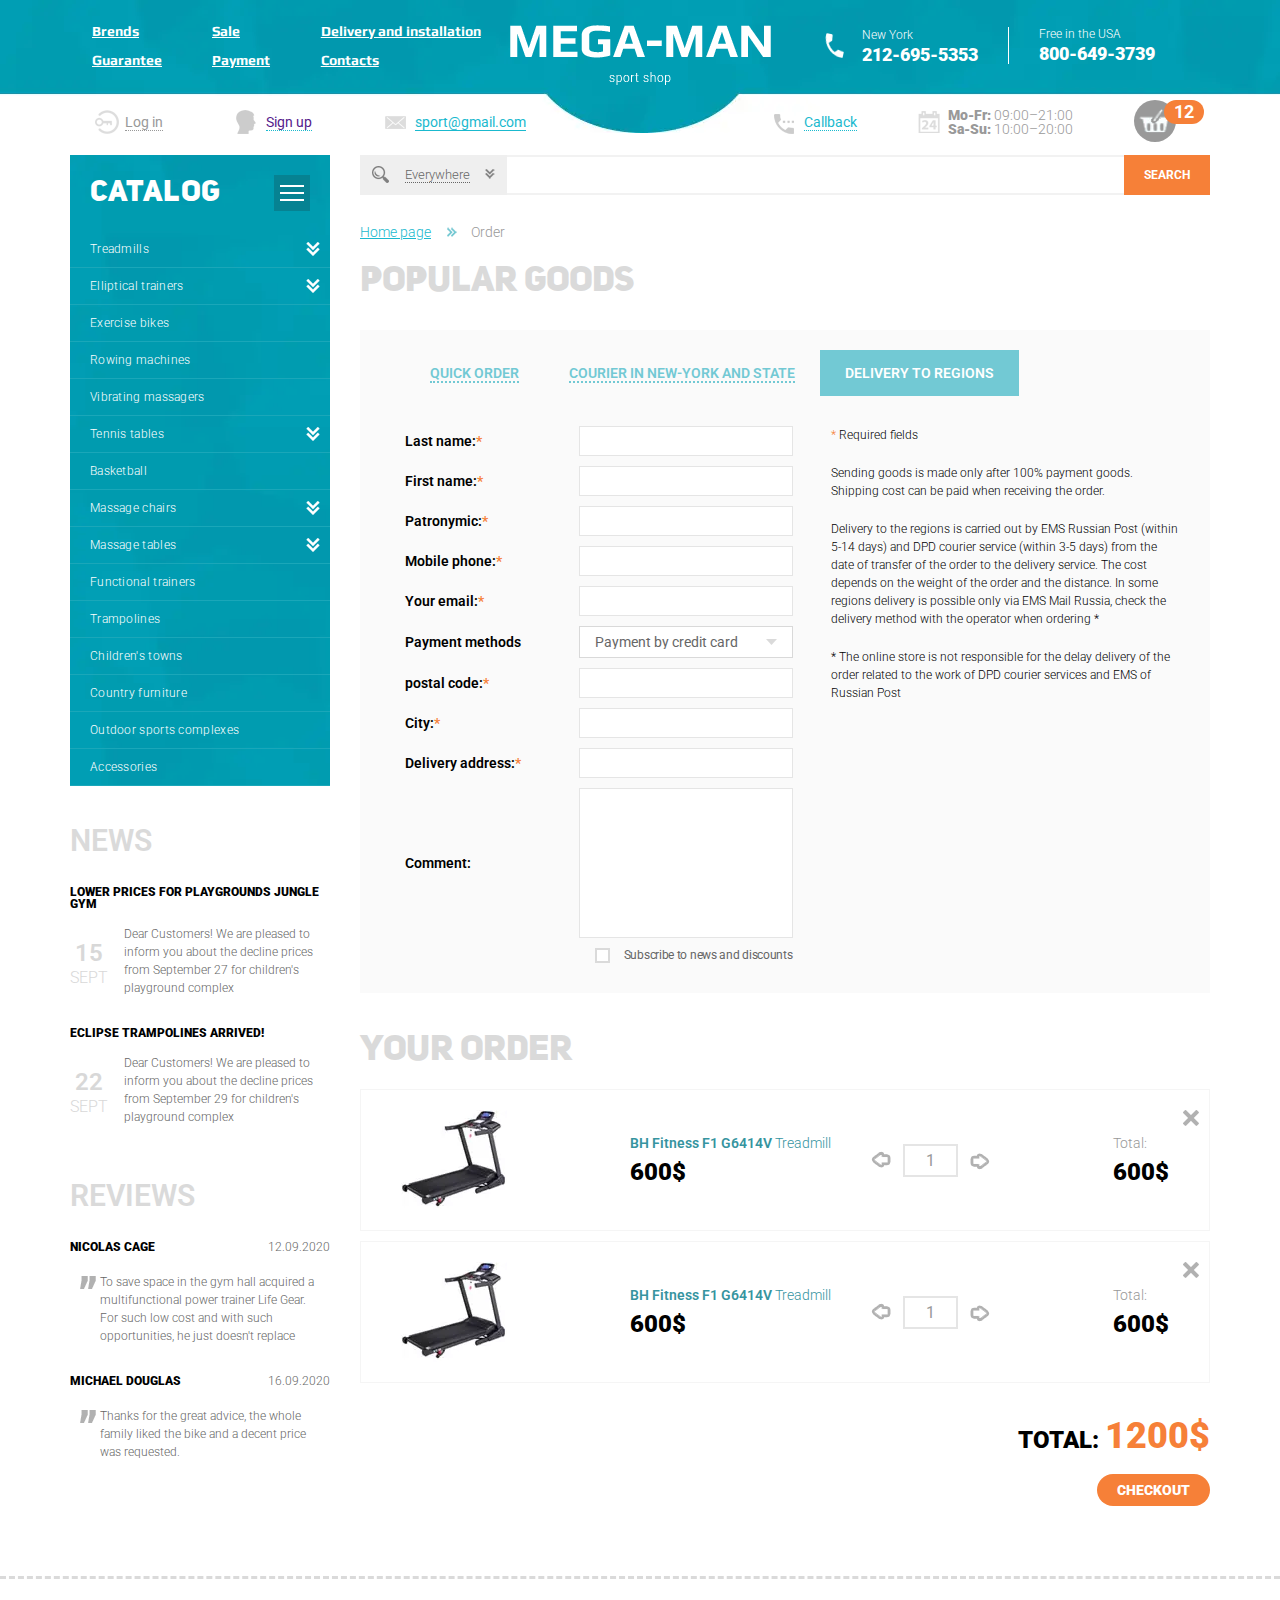
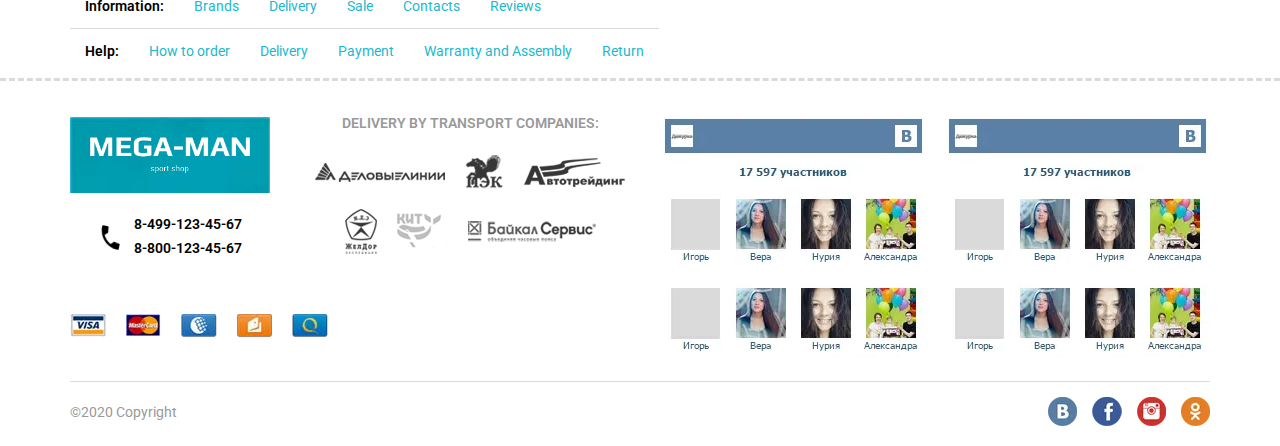
<file: order.html>
<!DOCTYPE html><html lang="en"><head>	<title>Order</title>	<meta charset="UTF-8">	<meta name="format-detection" content="telephone=no">	<link rel="stylesheet" href="css/style.min.css">	<link rel="shortcut icon" type="image/png" href="img/icons/running.png">	<meta name="robots" content="noindex, nofollow">	<meta name="viewport" content="width=device-width, initial-scale=1.0, maximum-scale=1.0, user-scalable=0">	<meta name="viewport" content="width=device-width, initial-scale=1.0"></head><body>	<div class="wrapper">		<header class="header">	<div class="header__top top-header">		<div class="top-header__content _container">			<div class="top-header__column">				<div class="top-header__menu menu">					<div class="menu__icon icon-menu">						<span></span>						<span></span>						<span></span>					</div>					<nav class="menu__body">						<ul class="menu__list">							<li class="menu__list_item"><a href="" class="menu__link">Brends</a></li>							<li class="menu__list_item"><a href="" class="menu__link">Sale</a></li>							<li class="menu__list_item"><a href="" class="menu__link">Delivery and installation</a></li>							<li class="menu__list_item"><a href="" class="menu__link">Guarantee</a></li>							<li class="menu__list_item"><a href="" class="menu__link">Payment</a></li>							<li class="menu__list_item"><a href="" class="menu__link">Contacts</a></li>						</ul>					</nav>				</div>			</div>			<div class="top-header__column top-header__column_logo">				<picture><source srcset="img/Logo.webp" type="image/webp"><img src="img/Logo.png" alt="Лого сайта" class="top-header__logo"></picture>			</div>			<div class="top-header__column top-header__column_last">				<div class="top-header__contacts contacts-header">					<div class="contacts-header__column">						<div class="contacts-header__item contacts-header__item_icon">							<div class="contacts-header__block-link"><a class="contacts-header__label" href="">New York</a>							</div>							<a class="contacts-header__phone" href="tel:2126955353">212-695-5353</a>						</div>					</div>					<div class="contacts-header__column contacts-header__column_forcart">						<div class="contacts-header__item contacts-header__item_second-phone">							<p class="contacts-header__label" href="">Free in the USA</p>							<a class="contacts-header__phone" href="tel:8006493739">800-649-3739</a>						</div>					</div>				</div>			</div>		</div>	</div>	<div class="header__bottom bottom-header">		<div class="bottom-header__container _container">			<div class="bottom-header__column">				<ul data-da="menu__body,0,640" class="bottom-header__actions actions-header">					<li>						<a class="actions-header__item actions-header__item_login" href="">							<span>								Log in							</span>						</a>					</li>					<li>						<a class="actions-header__item actions-header__item_reg" href="">							<span>								Sign up							</span>						</a>					</li>					<li>						<a class="actions-header__item actions-header__item_email" href="mailto:sport@gmail.com">							<span>								sport@gmail.com							</span>						</a>					</li>				</ul>			</div>			<div class="bottom-header__column">				<div class="bottom-header__info info-header">					<div class="info-header__column">						<a data-da="menu__body,3,640" href="" class="info-header__callback"><span>Callback</span></a>					</div>					<div class="info-header__column">						<div class="info-header__schedule">							<p><span>Mo-Fr: </span>09:00–21:00</p>							<p><span>Sa-Su: </span>10:00–20:00</p>						</div>					</div>					<div class="info-header__column">						<a data-da="contacts-header__column_forcart,3,640" href="" class="info-header__cart">							<span>12</span>						</a>					</div>				</div>			</div>		</div>	</div></header>		<main class="page">			<div class="page__container _container">				<aside class="page__side">					<nav class="page__menu menu-page">						<div class="menu-page__header">							<h2 class="menu-page__title">Catalog</h2>							<div class="menu-page__burger">								<div class="menu-page__lines">									<span></span>									<span></span>									<span></span>								</div>							</div>						</div>						<div class="menu-page__body">							<ul class="menu-page__list">								<li class="menu-page__parent">									<a data-item="0" href="#" class="menu-page__link menu-page__link_parent">Treadmills</a>									<div class="menu-page__submenu submenu-page">										<div class="submenu-page__item">											<ul class="submenu-page__menu">												<li><a href="#" class="submenu-page__link">Indoor</a></li>												<li><a href="#" class="submenu-page__link">Electrical</a></li>												<li><a href="#" class="submenu-page__link">Mechanic</a></li>												<li><a href="#" class="submenu-page__link">folding</a></li>											</ul>											<div class="submenu-page__product">												<div class="item-product">													<div class="item-product__labels">														<div class="item-product__label">Product of day</div>														<picture><source srcset="img/treadmill-1.webp" type="image/webp"><img src="img/treadmill-1.png" alt="Home treadmill"></picture>													</div>													<a href="#" class="item-product__image">													</a>													<div class="item-product__body">														<a href="" class="item-product__title">Home treadmill - Life Indoor Fitness															9000</a>														<div class="item-product__footer">															<a href="" class="item-product__add"></a>															<div class="item-product__price">630$</div>														</div>													</div>												</div>											</div>										</div>									</div>								</li>								<li class="menu-page__parent">									<a data-item="1" href="#" class="menu-page__link menu-page__link_parent">Elliptical trainers</a>									<div class="menu-page__submenu submenu-page">										<div class="submenu-page__item">											<ul class="submenu-page__menu">												<li><a href="#" class="submenu-page__link">Low impact</a></li>												<li><a href="#" class="submenu-page__link">Incline</a></li>												<li><a href="#" class="submenu-page__link">Quiet</a></li>												<li><a href="#" class="submenu-page__link">Heavy Duty</a></li>											</ul>											<div class="submenu-page__product">												<div class="item-product">													<div class="item-product__labels">														<div class="item-product__label">Product of day</div>													</div>													<a href="#" class="item-product__image">														<picture><source srcset="img/eliptical.webp" type="image/webp"><img src="img/eliptical.png" alt="Home eliptical trainer - Bowflex Max Trainer"></picture>													</a>													<div class="item-product__body">														<a href="" class="item-product__title">Home eliptical trainer - Bowflex Max															Trainer</a>														<div class="item-product__footer">															<a href="" class="item-product__add"></a>															<div class="item-product__price">630$</div>														</div>													</div>												</div>											</div>										</div>									</div>								</li>								<li>									<a href="" class="menu-page__link">Exercise bikes</a>								</li>								<li><a href="" class="menu-page__link">Rowing machines</a></li>								<li><a href="" class="menu-page__link">Vibrating massagers</a></li>								<li class="menu-page__parent">									<a data-item="2" href="" class="menu-page__link menu-page__link_parent">Tennis tables</a>									<div class="menu-page__submenu submenu-page">										<div class="submenu-page__item">											<ul class="submenu-page__menu">												<li><a href="#" class="submenu-page__link">All weather</a></li>												<li><a href="#" class="submenu-page__link">Indoor</a></li>												<li><a href="#" class="submenu-page__link">Professional</a></li>												<li><a href="#" class="submenu-page__link">Amateur</a></li>											</ul>											<div class="submenu-page__product">												<div class="item-product">													<div class="item-product__labels">														<div class="item-product__label">Product of day</div>													</div>													<a href="#" class="item-product__image">														<picture><source srcset="img/tennis.webp" type="image/webp"><img src="img/tennis.jpg" alt="Home tennis table - Donic Indoor Roller 800"></picture>													</a>													<div class="item-product__body">														<a href="" class="item-product__title">Home tennis table - Donic Indoor Roller 800															Green</a>														<div class="item-product__footer">															<a href="" class="item-product__add"></a>															<div class="item-product__price">850$</div>														</div>													</div>												</div>											</div>										</div>									</div>								</li>								<li><a href="" class="menu-page__link">Basketball</a></li>								<li class="menu-page__parent">									<a data-item="3" href="" class="menu-page__link menu-page__link_parent">Massage chairs</a>									<div class="menu-page__submenu submenu-page">										<div class="submenu-page__item">											<ul class="submenu-page__menu">												<li><a href="#" class="submenu-page__link">Zero Gravity</a></li>												<li><a href="#" class="submenu-page__link">Full body</a></li>												<li><a href="#" class="submenu-page__link">Recliner</a></li>												<li><a href="#" class="submenu-page__link">Bluetooth</a></li>											</ul>											<div class="submenu-page__product">												<div class="item-product">													<div class="item-product__labels">														<div class="item-product__label">Product of day</div>													</div>													<a href="#" class="item-product__image">														<picture><source srcset="img/massagechair.webp" type="image/webp"><img src="img/massagechair.png" alt="Massage chair - comfortable chair ETMS0117"></picture>													</a>													<div class="item-product__body">														<a href="" class="item-product__title">Massage chair - comfortable chair ETMS0117</a>														<div class="item-product__footer">															<a href="" class="item-product__add"></a>															<div class="item-product__price">600$</div>														</div>													</div>												</div>											</div>										</div>									</div>								</li>								<li class="menu-page__parent">									<a data-item="4" href="" class="menu-page__link menu-page__link_parent">Massage tables</a>									<div class="menu-page__submenu submenu-page">										<div class="submenu-page__item">											<ul class="submenu-page__menu">												<li><a href="#" class="submenu-page__link">Portable</a></li>												<li><a href="#" class="submenu-page__link">Bed</a></li>												<li><a href="#" class="submenu-page__link">Spa</a></li>												<li><a href="#" class="submenu-page__link">for salon</a></li>											</ul>											<div class="submenu-page__product">												<div class="item-product">													<div class="item-product__labels">														<div class="item-product__label">Product of day</div>													</div>													<a href="#" class="item-product__image">														<picture><source srcset="img/massage-table.webp" type="image/webp"><img src="img/massage-table.jpg" alt="Master Massage 30 Newport Portable"></picture>													</a>													<div class="item-product__body">														<a href="" class="item-product__title">Master Massage 30" Newport Portable</a>														<div class="item-product__footer">															<a href="" class="item-product__add"></a>															<div class="item-product__price">900$</div>														</div>													</div>												</div>											</div>										</div>									</div>								</li>								<li><a href="" class="menu-page__link">Functional trainers</a></li>								<li><a href="" class="menu-page__link">Trampolines</a></li>								<li><a href="" class="menu-page__link">Children's towns</a></li>								<li><a href="" class="menu-page__link">Country furniture</a></li>								<li><a href="" class="menu-page__link">Outdoor sports complexes</a></li>								<li><a href="" class="menu-page__link">Accessories</a></li>							</ul>						</div>					</nav>					<div data-da="page__content,last,992" class="page__info info-page">						<div class="info-page__news">							<h3 class="info-page__news_title info-page__main-title">News</h3>							<div class="info-page__news_item news-item">								<a class="news-item__link" href="#">									<p class="news-item__special info-page__title">										Lower prices for playgrounds										Jungle gym</p>									<div class="news-item__wrap">										<time class="news-item__time" pubdate datetime="2020-10-15T10:00"><span class="news-item__item-number">15</span> <span class="news-item__item-month">SEPT</span></time>										<p class="news-item__text info-page__text">Dear Customers!											We are pleased to inform you about the decline											prices from September 27 for children's playground											complex</p>									</div>								</a>							</div>							<div class="info-page__news_item news-item">								<a class="news-item__link" href="#">									<p class="news-item__special info-page__title">Eclipse Trampolines Arrived!</p>									<div class="news-item__wrap">										<time class="news-item__time" pubdate datetime="2020-10-22T10:00"><span class="news-item__item-number">22</span> <span class="news-item__item-month">SEPT</span></time>										<p class="news-item__text info-page__text">Dear Customers!											We are pleased to inform you about the decline											prices from September 29 for children's playground											complex</p>									</div>								</a>							</div>						</div>						<div class="info-page__reviews">							<h3 class="info-page__reviews_title info-page__main-title">Reviews</h3>							<div class="info-page__reviews_review review-page">								<a class="news-item__link" href="#">									<div class="review-page__wrap">										<p class="review-page__name info-page__title">											Nicolas Cage										</p>										<time pubdate datetime="2020-09-12T12:00" class="review-page__time">12.09.2020</time>									</div>									<p class="review-page__text info-page__text">										To save space in the gym										hall acquired a multifunctional										power trainer Life Gear. For such										low cost and with such										opportunities, he just doesn't										replace									</p>								</a>							</div>							<div class="info-page__reviews_review review-page">								<a class="news-item__link" href="#">									<div class="review-page__wrap">										<p class="review-page__name info-page__title">											Michael Douglas										</p>										<time pubdate datetime="2020-09-16T12:00" class="review-page__time">16.09.2020</time>									</div>									<p class="review-page__text info-page__text">										Thanks for the great advice,										the whole family liked the bike										and a decent price was requested.									</p>							</div>							</a>						</div>					</div>				</aside>				<div class="page__content">					<div class="page__search search-page">						<form action="#" method="get">							<div class="search-page__options">								<button type="button" class="search-page__options_button">									<span>Everywhere</span>								</button>								<div class="search-page__options_categories">									<div class="search-page__options_wrap">										<ul class="search-page__list">											<li class="search-page__item">												<label class="search-page__checkbox checkbox">													<input data-error="Ошибка" class="checkbox__input" type="checkbox" value="1" name="form[]">													<span data-count="0" class="checkbox__text">Treadmills</span>												</label>											</li>											<li class="search-page__item">												<label class="search-page__checkbox checkbox">													<input data-error="Ошибка" class="checkbox__input" type="checkbox" value="1" name="form[]">													<span data-count="0" class="checkbox__text">Elliptical														trainers</span>												</label>											</li>											<li class="search-page__item">												<label class="search-page__checkbox checkbox">													<input data-error="Ошибка" class="checkbox__input" type="checkbox" value="1" name="form[]">													<span data-count="0" class="checkbox__text">Exercise bikes</span>												</label>											</li>											<li class="search-page__item">												<label class="search-page__checkbox checkbox">													<input data-error="Ошибка" class="checkbox__input" type="checkbox" value="1" name="form[]">													<span data-count="0" class="checkbox__text">Rowing machines</span>												</label>											</li>											<li class="search-page__item">												<label class="search-page__checkbox checkbox">													<input data-error="Ошибка" class="checkbox__input" type="checkbox" value="1" name="form[]">													<span data-count="0" class="checkbox__text">Vibrating massagers</span>												</label>											</li>										</ul>										<ul class="search-page__list">											<li class="search-page__item">												<label class="search-page__checkbox checkbox">													<input data-error="Ошибка" class="checkbox__input" type="checkbox" value="1" name="form[]">													<span class="checkbox__text" data-count="0">Tennis tables</span>												</label>											</li>											<li class="search-page__item">												<label class="search-page__checkbox checkbox">													<input data-error="Ошибка" class="checkbox__input" type="checkbox" value="1" name="form[]">													<span class="checkbox__text" data-count="0">Basketball backboards</span>												</label>											</li>											<li class="search-page__item">												<label class="search-page__checkbox checkbox">													<input data-error="Ошибка" class="checkbox__input" type="checkbox" value="1" name="form[]">													<span class="checkbox__text" data-count="0">Massage chairs</span>												</label>											</li>											<li class="search-page__item">												<label class="search-page__checkbox checkbox">													<input data-error="Ошибка" class="checkbox__input" type="checkbox" value="1" name="form[]">													<span class="checkbox__text" data-count="0">Massage tables</span>												</label>											</li>											<li class="search-page__item">												<label class="search-page__checkbox checkbox">													<input data-error="Ошибка" class="checkbox__input" type="checkbox" value="1" name="form[]">													<span class="checkbox__text" data-count="0">Functional														trainers</span>												</label>											</li>										</ul>										<ul class="search-page__list">											<li class="search-page__item">												<label class="search-page__checkbox checkbox">													<input data-error="Ошибка" class="checkbox__input" type="checkbox" value="1" name="form[]">													<span class="checkbox__text" data-count="0">Trampolines</span>												</label>											</li>											<li class="search-page__item">												<label class="search-page__checkbox checkbox">													<input data-error="Ошибка" class="checkbox__input" type="checkbox" value="1" name="form[]">													<span class="checkbox__text" data-count="0">Children's towns</span>												</label>											</li>											<li class="search-page__item">												<label class="search-page__checkbox checkbox">													<input data-error="Ошибка" class="checkbox__input" type="checkbox" value="1" name="form[]">													<span class="checkbox__text" data-count="0">Country furniture</span>												</label>											</li>											<li class="search-page__item">												<label class="search-page__checkbox checkbox">													<input data-error="Ошибка" class="checkbox__input" type="checkbox" value="1" name="form[]">													<span class="checkbox__text" data-count="0">Outdoor sports														complexes</span>												</label>											</li>											<li class="search-page__item">												<label class="search-page__checkbox checkbox">													<input data-error="Ошибка" class="checkbox__input" type="checkbox" value="1" name="form[]">													<span class="checkbox__text" data-count="0">Accessories</span>												</label>											</li>										</ul>									</div>								</div>							</div>							<div class="search-page__input">								<input class="input" autocomplete="off" type="text" name="form[]" data-error="Ошибка" data-value="">							</div>							<button type="submit" class="search-page__btn btn">Search</button>						</form>					</div>					<div class="page__slider-products slider-products">						<div class="slider-products__header order-page__header">							<nav class="page__content_breadcrumbs main-breadcrumbs">								<ul class="main-breadcrumbs__list">									<li class="main-breadcrumbs__item"><a href="index.html" class="main-breadcrumbs__link" target="_blank">											Home page										</a></li>									<li class="main-breadcrumbs__item"><a href="#" class="main-breadcrumbs__link main-breadcrumbs__active">											Order										</a></li>								</ul>							</nav>							<h2 class="slider-products__title">Popular goods</h2>						</div>					</div>					<form class="form-order__form" action="#" method="get">						<section class="form-order">							<div class="form-order__btn-wrap _tabs">								<ul class="form-order__btn-list">									<li class="form-order__btn-item">										<button class="form-order__change _tabs-item"><span>Quick order</span></button>									</li>									<li class="form-order__btn-item">										<button class="form-order__change _tabs-item"><span>Courier in New-York and state</span></button>									</li>									<li class="form-order__btn-item">										<button class="form-order__change _tabs-item _active"><span>Delivery to regions</span></button>									</li>								</ul>								<ul class="form-order__content">									<li class="_tabs-block">										<div class="form-order__content">											<ul class="form-order__list">												<li class="form-order__item">													<label class="form-order__require" for="last-name">Last name:</label>													<input class="form-order__input" id="last-name" type="text" value="">												</li>												<li class="form-order__item">													<label class="form-order__require" for="first-name">First name:</label>													<input class="form-order__input" id="first-name" type="text">												</li>												<li class="form-order__item">													<label class="form-order__require" for="patronymic-name">Patronymic:</label>													<input class="form-order__input" id="patronymic-name" type="text">												</li>												<li class="form-order__item">													<label class="form-order__require" for="mobile-phone">Mobile phone:</label>													<input class="form-order__input" id="mobile-phone" type="phone">												</li>												<li class="form-order__item">													<label class="form-order__require" for="your-email">Your email:</label>													<input class="form-order__input" id="your-email" type="email">												</li>												<li class="form-order__item">													<label for="">Payment methods</label>													<select class="form-order__input form-order__item-payment" name="form-order__item-payment" id="">														<option value="1">Payment by credit card</option>														<option value="2">Cash payment</option>													</select>												</li>												<li class="form-order__item">													<label class="form-order__require" for="postal-code">postal code:</label>													<input class="form-order__input" id="postal-code" type="text">												</li>												<li class="form-order__item">													<label class="form-order__require" for="city-form">City:</label>													<input class="form-order__input" id="city-form" type="text">												</li>												<li class="form-order__item">													<label class="form-order__require" for="delivery">Delivery address:</label>													<input class="form-order__input" id="delivery" type="text">												</li>												<li class="form-order__item">													<label for="comment">Comment:</label>													<textarea class="form-order__input textarea" name="comment form" id="comment" rows="10"></textarea>												</li>												<label class="checkbox">													<input class="checkbox__input" type="checkbox" value="1">													<span class="checkbox__text"><span>Subscribe to news and discounts</span></span>												</label>											</ul>										</div>									</li>									<li class="_tabs-block">										<div class="form-order__content">											<ul class="form-order__list">												<li class="form-order__item">													<label class="form-order__require" for="last-name">Last name:</label>													<input class="form-order__input" id="last-name" type="text" value="">												</li>												<li class="form-order__item">													<label class="form-order__require" for="first-name">First name:</label>													<input class="form-order__input" id="first-name" type="text">												</li>												<li class="form-order__item">													<label class="form-order__require" for="patronymic-name">Patronymic:</label>													<input class="form-order__input" id="patronymic-name" type="text">												</li>												<li class="form-order__item">													<label class="form-order__require" for="mobile-phone">Mobile phone:</label>													<input class="form-order__input" id="mobile-phone" type="phone">												</li>												<li class="form-order__item">													<label class="form-order__require" for="your-email">Your email:</label>													<input class="form-order__input" id="your-email" type="email">												</li>												<li class="form-order__item">													<label for="">Payment methods</label>													<select class="form-order__input form-order__item-payment" name="form-order__item-payment" id="">														<option value="1">Payment by credit card</option>														<option value="2">Cash payment</option>													</select>												</li>												<li class="form-order__item">													<label class="form-order__require" for="postal-code">postal code:</label>													<input class="form-order__input" id="postal-code" type="text">												</li>												<li class="form-order__item">													<label class="form-order__require" for="city-form">City:</label>													<input class="form-order__input" id="city-form" type="text">												</li>												<li class="form-order__item">													<label class="form-order__require" for="delivery">Delivery address:</label>													<input class="form-order__input" id="delivery" type="text">												</li>												<li class="form-order__item">													<label for="comment">Comment:</label>													<textarea class="form-order__input textarea" name="comment form" id="comment" rows="10"></textarea>												</li>												<label class="checkbox">													<input class="checkbox__input" type="checkbox" value="1">													<span class="checkbox__text"><span>Subscribe to news and discounts</span></span>												</label>											</ul>										</div>									</li>									<li class="_tabs-block _active">										<div class="form-order__wrap">											<div class="form-order__content">												<ul class="form-order__list">													<li class="form-order__item">														<label class="form-order__require" for="last-name">Last name:</label>														<input class="form-order__input" id="last-name" type="text" value="">													</li>													<li class="form-order__item">														<label class="form-order__require" for="first-name">First name:</label>														<input class="form-order__input" id="first-name" type="text">													</li>													<li class="form-order__item">														<label class="form-order__require" for="patronymic-name">Patronymic:</label>														<input class="form-order__input" id="patronymic-name" type="text">													</li>													<li class="form-order__item">														<label class="form-order__require" for="mobile-phone">Mobile phone:</label>														<input class="form-order__input" id="mobile-phone" type="phone">													</li>													<li class="form-order__item">														<label class="form-order__require" for="your-email">Your email:</label>														<input class="form-order__input" id="your-email" type="email">													</li>													<li class="form-order__item">														<label for="">Payment methods</label>														<select class="form-order__input form-order__item-payment" name="form-order__item-payment" id="">															<option value="1">Payment by credit card</option>															<option value="2">Cash payment</option>														</select>													</li>													<li class="form-order__item">														<label class="form-order__require" for="postal-code">postal code:</label>														<input class="form-order__input" id="postal-code" type="text">													</li>													<li class="form-order__item">														<label class="form-order__require" for="city-form">City:</label>														<input class="form-order__input" id="city-form" type="text">													</li>													<li class="form-order__item">														<label class="form-order__require" for="delivery">Delivery address:</label>														<input class="form-order__input" id="delivery" type="text">													</li>													<li class="form-order__item">														<label for="comment">Comment:</label>														<textarea class="form-order__input textarea" name="comment form" id="comment" rows="10"></textarea>													</li>													<label class="checkbox">														<input class="checkbox__input" type="checkbox" value="1">														<span class="checkbox__text"><span>Subscribe to news and discounts</span></span>													</label>												</ul>											</div>											<div class="form-order__add-info">												<p class="form-order__add-info_text form-order__add-info_text_require">Required fields</p>												<p class="form-order__add-info_text">Sending goods is made only after 100% payment													goods. Shipping cost can be paid when													receiving the order.</p>												<p class="form-order__add-info_text">Delivery to the regions is carried out by EMS Russian Post													(within 5-14 days) and DPD courier service (within													3-5 days) from the date of transfer of the order to the delivery service.													The cost depends on the weight of the order and the distance. In some													regions delivery is possible only via EMS Mail													Russia, check the delivery method with the operator when													ordering *</p>												<p class="form-order__add-info_text">* The online store is not responsible for the delay													delivery of the order related to the work of DPD courier services													and EMS of Russian Post</p>											</div>										</div>									</li>								</ul>							</div>						</section>						<h2 class="slider-products__title">Your order</h2>						<section class="your-order">							<ul class="your-order__list">								<li class="your-order__item">									<div class="your-order__wrap-left">										<picture><source srcset="img/goods/Treadmill-order.webp" type="image/webp"><img src="img/goods/Treadmill-order.jpg" alt="Treadmill"></picture>										<div class="your-order__info">											<h4 class="your-order__title"><span>BH Fitness F1 G6414V</span> Treadmill</h4>											<p class="your-order__price">600$</p>										</div>									</div>									<div class="your-order__wrap-right">										<div class="your-order__count-wrap quantity">											<button type="button" class="quantity__button quantity__button_minus your-order__btn your-order__btn_prev">												<picture><source srcset="img/icons/arrow-form.webp" type="image/webp"><img src="img/icons/arrow-form.png" alt=""></picture>											</button>											<div class="quantity__input your-order__count-wrap_input">												<input type="text" autocomplete="off" value="1" name="form[]">											</div>											<button type="button" class="quantity__button quantity__button_plus your-order__btn your-order__btn_next">												<picture><source srcset="img/icons/arrow-form.webp" type="image/webp"><img src="img/icons/arrow-form.png" alt=""></picture>											</button>										</div>										<div class="your-order__sum-wrap">											<p class="your-order__sum">												Total:											</p>											<p class="your-order__price">												600$											</p>										</div>									</div>									<button class="your-order__btn_chest">										<picture><source srcset="img/icons/chest-order.webp" type="image/webp"><img src="img/icons/chest-order.png" alt="chest for close good"></picture>									</button>								</li>								<li class="your-order__item">									<div class="your-order__wrap-left">										<picture><source srcset="img/goods/Treadmill-order.webp" type="image/webp"><img src="img/goods/Treadmill-order.jpg" alt="Treadmill"></picture>										<div class="your-order__info">											<h4 class="your-order__title"><span>BH Fitness F1 G6414V</span> Treadmill</h4>											<p class="your-order__price">600$</p>										</div>									</div>									<div class="your-order__wrap-right">										<div class="your-order__count-wrap quantity">											<button type="button" class="quantity__button quantity__button_minus your-order__btn your-order__btn_prev">												<picture><source srcset="img/icons/arrow-form.webp" type="image/webp"><img src="img/icons/arrow-form.png" alt=""></picture>											</button>											<div class="quantity__input your-order__count-wrap_input">												<input type="text" autocomplete="off" value="1" name="form[]">											</div>											<button type="button" class="quantity__button quantity__button_plus your-order__btn your-order__btn_next">												<picture><source srcset="img/icons/arrow-form.webp" type="image/webp"><img src="img/icons/arrow-form.png" alt=""></picture>											</button>										</div>										<div class="your-order__sum-wrap">											<p class="your-order__sum">												Total:											</p>											<p class="your-order__price">												600$											</p>										</div>									</div>									<button class="your-order__btn_chest">										<picture><source srcset="img/icons/chest-order.webp" type="image/webp"><img src="img/icons/chest-order.png" alt="chest for close good"></picture>									</button>								</li>							</ul>						</section>						<div class="sum-price">							<div class="sum-price__wrap">								<p class="sum-price__total">Total: <span>1200$</span></p>							</div>							<button type="submit" class="make-order">Checkout</button>						</div>					</form>				</div>			</div>			<section class="page__info info-block">				<div class="info-block__container _container">					<div class="info-block__wrap">						<ul class="info-block__list info-block__list-top">							<li class="info-block__title">Information:</li>							<li class="info-block__list-item"><a href="#" class="info-block__link-item">Brands</a></li>							<li class="info-block__list-item"><a href="#" class="info-block__link-item">Delivery</a></li>							<li class="info-block__list-item"><a href="#" class="info-block__link-item">Sale</a></li>							<li class="info-block__list-item"><a href="#" class="info-block__link-item">Contacts</a></li>							<li class="info-block__list-item"><a href="#" class="info-block__link-item">Reviews</a></li>						</ul>						<ul class="info-block__list info-block__list-bottom">							<li class="info-block__title">Help:</li>							<li class="info-block__list-item"><a href="#" class="info-block__link-item">How to order</a></li>							<li class="info-block__list-item"><a href="#" class="info-block__link-item">Delivery</a></li>							<li class="info-block__list-item"><a href="#" class="info-block__link-item">Payment</a></li>							<li class="info-block__list-item"><a href="#" class="info-block__link-item">Warranty and Assembly</a></li>							<li class="info-block__list-item"><a href="#" class="info-block__link-item">Return</a></li>						</ul>					</div>				</div>			</section>		</main>		<footer class="footer _container">	<div class="footer__wrap">		<div class="footer__content">			<div class="footer__commercial-block">				<div class="footer__wrap-left">					<div class="footer__contact-block">						<div class="footer__logo">							<picture><source srcset="img/Logo.webp" type="image/webp"><img src="img/Logo.png" alt="Logo of website"></picture>						</div>						<div class="footer__contact contact-info">							<p class="contact-info__phone">8-499-123-45-67</p>							<p class="contact-info__phone">8-800-123-45-67</p>						</div>					</div>					<div class="footer__delivery delivery-footer">						<h4 class="delivery-footer__title">delivery by transport companies:</h4>						<ul class="delivery-footer__list">							<li class="delivery-footer__item"><a href="#"><picture><source srcset="img/delivery/delivery-1.webp" type="image/webp"><img src="img/delivery/delivery-1.png" alt=""></picture></a></li>							<li class="delivery-footer__item"><a href="#"><picture><source srcset="img/delivery/delivery-2.webp" type="image/webp"><img src="img/delivery/delivery-2.png" alt=""></picture></a></li>							<li class="delivery-footer__item"><a href="#"><picture><source srcset="img/delivery/delivery-3.webp" type="image/webp"><img src="img/delivery/delivery-3.png" alt=""></picture></a></li>							<li class="delivery-footer__item"><a href="#"><picture><source srcset="img/delivery/delivery-4.webp" type="image/webp"><img src="img/delivery/delivery-4.png" alt=""></picture></a></li>							<li class="delivery-footer__item"><a href="#"><picture><source srcset="img/delivery/delivery-5.webp" type="image/webp"><img src="img/delivery/delivery-5.png" alt=""></picture></a></li>							<li class="delivery-footer__item"><a href="#"><picture><source srcset="img/delivery/delivery-6.webp" type="image/webp"><img src="img/delivery/delivery-6.png" alt=""></picture></a></li>						</ul>					</div>				</div>				<ul class="footer__pay pay-footer">					<h4 class="visually-hidden">Payment Methods</h4>					<li class="pay-footer__list"><a href="#" class="pay-footer__item"><picture><source srcset="img/payment/viza.webp" type="image/webp"><img src="img/payment/viza.png" alt="Visa"></picture></a></li>					<li class="pay-footer__list"><a href="#" class="pay-footer__item"><picture><source srcset="img/payment/mc.webp" type="image/webp"><img src="img/payment/mc.png" alt="master card"></picture></a></li>					<li class="pay-footer__list"><a href="#" class="pay-footer__item"><picture><source srcset="img/payment/wm.webp" type="image/webp"><img src="img/payment/wm.png" alt="webmoney"></picture></a></li>					<li class="pay-footer__list"><a href="#" class="pay-footer__item"><picture><source srcset="img/payment/ym.webp" type="image/webp"><img src="img/payment/ym.png" alt="Yandex money"></picture></a></li>					<li class="pay-footer__list"><a href="#" class="pay-footer__item"><picture><source srcset="img/payment/qiwi.webp" type="image/webp"><img src="img/payment/qiwi.png" alt="Qiwi"></picture></a></li>				</ul>			</div>		</div>		<div class="footer__img">			<picture><source srcset="img/social.webp" type="image/webp"><img class="footer__social-network" src="img/social.png" alt="social block"></picture>			<picture><source srcset="img/social.webp" type="image/webp"><img class="footer__social-network" src="img/social.png" alt="social block"></picture>		</div>	</div>	<div class="footer__copyright">		<p>©2020 Copyright</p>		<ul class="footer__copyright-list social-list">			<li class="social-list__item"><a href="#"><picture><source srcset="img/social/vkontakte.webp" type="image/webp"><img src="img/social/vkontakte.png" alt="Vkontakte link"></picture></a></li>			<li class="social-list__item"><a href="#"><picture><source srcset="img/social/facebook.webp" type="image/webp"><img src="img/social/facebook.png" alt="facebook link"></picture></a></li>			<li class="social-list__item"><a href="#"><picture><source srcset="img/social/instagram.webp" type="image/webp"><img src="img/social/instagram.png" alt="instagram link"></picture></a></li>			<li class="social-list__item"><a href="#"><picture><source srcset="img/social/odnoklassniki.webp" type="image/webp"><img src="img/social/odnoklassniki.png" alt="odnoklassniki link"></picture></a></li>		</ul>	</div></footer>	</div>	<div class="popup">	<div class="popup__content">		<div class="popup__body">			<div class="popup__close"></div>		</div>	</div></div><div class="popup popup_video">	<div class="popup__content">		<div class="popup__body">			<div class="popup__close popup__close_video"></div>			<div class="popup__video _video"></div>		</div>	</div></div>	<!-- <script src="https://code.jquery.com/jquery-3.3.1.min.js"></script> --><script src="js/vendors.min.js"></script><script src="js/app.min.js"></script></body></html>
</file>
<file: css/style.min.css>
@charset "UTF-8";@import url(https://fonts.googleapis.com/css?family=Roboto:300,regular,500,700,900&display=swap&subset=cyrillic-ext);@font-face{font-family:Play;font-display:swap;src:url(../fonts/PlayBold.woff) format("woff"),url(../fonts/PlayBold.woff2) format("woff2");font-weight:400;font-style:normal}@font-face{font-family:UniSans;font-display:swap;src:url(../fonts/UniSansHeavy.woff) format("woff"),url(../fonts/UniSansHeavy.woff2) format("woff2");font-weight:400;font-style:normal}*{padding:0;margin:0;border:0}*,:after,:before{-webkit-box-sizing:border-box;box-sizing:border-box}:active,:focus{outline:0}a:active,a:focus{outline:0}aside,footer,header,nav,section{display:block}body,html{height:100%;min-width:320px}body{line-height:1;font-family:Roboto;-ms-text-size-adjust:100%;-moz-text-size-adjust:100%;-webkit-text-size-adjust:100%}button,input,textarea{font-family:Roboto}input::-ms-clear{display:none}button{cursor:pointer}button::-moz-focus-inner{padding:0;border:0}a,a:visited{text-decoration:none}a:hover{text-decoration:none}ul li{list-style:none}img{vertical-align:top}h1,h2,h3,h4,h5,h6{font-weight:inherit;font-size:inherit}body{color:#000;font-size:14px}body._lock{overflow:hidden}.wrapper{width:100%;min-height:100%;overflow:hidden;display:-webkit-box;display:-ms-flexbox;display:flex;-webkit-box-orient:vertical;-webkit-box-direction:normal;-ms-flex-direction:column;flex-direction:column}._container{max-width:1180px;margin:0 auto;padding:0 20px}.btn{display:-webkit-inline-box;display:-ms-inline-flexbox;display:inline-flex;padding:0 0}.btn._fw{width:100%}.select{position:relative}.select__item{position:relative}.select__title{color:#000;border:1px solid #d9d9d9;background-color:#fff;cursor:pointer;border-radius:4px}.select__value{display:-webkit-box;display:-ms-flexbox;display:flex;font-size:14px;height:30px;padding:0 15px;-webkit-box-align:center;-ms-flex-align:center;align-items:center;-webkit-box-pack:justify;-ms-flex-pack:justify;justify-content:space-between;-webkit-box-orient:horizontal;-webkit-box-direction:reverse;-ms-flex-direction:row-reverse;flex-direction:row-reverse}.select__value span{height:1em;overflow:hidden;display:-webkit-box;-webkit-line-clamp:1;-webkit-box-orient:vertical}.select__value:before{content:"";display:inline-block;-webkit-transition:all .3s ease 0s;-o-transition:all .3s ease 0s;transition:all .3s ease 0s;width:11px;height:7px;background:url(../img/icons/select.svg) center/100% no-repeat}.select__input{width:100%;background-color:transparent;height:100%}.select__options{color:#000;display:none;position:absolute;top:29px;border-radius:0 0 4px 4px;min-width:100%;left:0;background-color:#fff;border-top:0;border:1px solid #d9d9d9;border-top:0;font-size:14px;padding:10px 0 5px 0}.select__option{cursor:pointer;padding:5px 15px;margin:0}.select._active{z-index:5}.select._active .select__value:before{-webkit-transform:rotate(-180deg);-ms-transform:rotate(-180deg);transform:rotate(-180deg)}.select._active .select__options{display:block}input[type=email],input[type=tel],input[type=text],textarea{-webkit-appearance:none;-moz-appearance:none;appearance:none}.input{border-radius:0!important;width:100%;display:block;padding:0 20px}textarea.input{resize:none;padding:0 0}.checkbox{position:relative}.checkbox__input{position:absolute;width:0;height:0;opacity:0;visibility:hidden}.checkbox__input:checked+.checkbox__text:before{border:2px solid #009aaf}.checkbox__input:checked+.checkbox__text:after{content:"";position:absolute;width:9px;height:9px;left:3px;background-color:#009aaf}.checkbox__text{display:-webkit-box;display:-ms-flexbox;display:flex;-webkit-box-align:center;-ms-flex-align:center;align-items:center;position:relative;font-size:12px;color:#666;letter-spacing:-.3px;line-height:calc(15 / 12);cursor:pointer}.checkbox__text:before{content:"";-ms-flex-item-align:start;align-self:flex-start;margin:0 14px 0 0;left:0;top:0;width:15px;height:15px;background:#fff;border:2px solid #dadada}.checkbox a{color:#fff;text-decoration:underline}.checkbox._error .checkbox__text:before{border:1px solid #ee1212}.options{display:-webkit-box;display:-ms-flexbox;display:flex;-webkit-box-orient:vertical;-webkit-box-direction:normal;-ms-flex-direction:column;flex-direction:column;-webkit-box-align:start;-ms-flex-align:start;align-items:flex-start}.options__item{position:relative;cursor:pointer}.options__input{position:absolute;width:0;height:0;opacity:0;left:0;top:0;visibility:hidden}.options__input:checked+.options__text:after{-webkit-transform:scale(1);-ms-transform:scale(1);transform:scale(1)}.options__text{display:-webkit-inline-box;display:-ms-inline-flexbox;display:inline-flex;-webkit-box-align:center;-ms-flex-align:center;align-items:center;position:relative;font-size:16px;color:#fff;letter-spacing:-.3px;line-height:calc(20 / 16)}.options__text:before{content:"";-ms-flex-item-align:start;align-self:flex-start;margin:0 14px 0 0;-webkit-box-flex:0;-ms-flex:0 0 20px;flex:0 0 20px;left:0;top:0;border-radius:50%;width:20px;height:18px;background:#fff;border:1px solid #a7a9ac}.options__text:after{content:"";-webkit-transition:all .3s ease 0s;-o-transition:all .3s ease 0s;transition:all .3s ease 0s;-webkit-transform:scale(0);-ms-transform:scale(0);transform:scale(0);width:10px;height:10px;border-radius:50%;background-color:#77243a;position:absolute;left:5px;top:4px}.rating-block{display:table;font-size:0}.rating{display:inline-block;position:relative;vertical-align:middle}.rating.edit .star{cursor:pointer}.rating .star{width:17px;height:14px;display:inline-block;position:relative;z-index:3}.rating__line{position:absolute;width:85px;height:14px;top:0;left:0;background:url(../img/icons/bg_rating.svg) 0 0 no-repeat;z-index:1;background-size:85px 100%}.rating__activeline{position:absolute;width:0;height:14px;top:0;left:0;background:url(../img/icons/bg_rating_active.svg) 0 0 no-repeat;z-index:2;background-size:85px 100%}.rating__value{display:inline-block;color:#1b3139;font-size:14px;line-height:13px;vertical-align:middle}.quantity{height:40px;display:-webkit-box;display:-ms-flexbox;display:flex}.quantity__button{position:relative;cursor:pointer}.quantity__input{-webkit-box-flex:1;-ms-flex:1 1 auto;flex:1 1 auto}.quantity__input input{height:100%;color:#a6a6a6;font-size:12px;width:100%;text-align:center}.row:after{display:block;content:"";clear:both}.rub:after{content:"₽"}.dol:after{content:"$"}ol.counter{list-style-type:none;counter-reset:item}ol.counter li{position:relative;padding:0 0 0 45px}ol.counter li:before{counter-increment:item;content:counter(item);position:absolute;left:0;top:0;color:#818181;font-size:14px;font-weight:700;text-align:center;line-height:26px;border-radius:50%;width:28px;height:28px;border:1px solid #4274bb}.ellipsis{display:block;overflow:hidden;width:100%;white-space:nowrap;-o-text-overflow:ellipsis;text-overflow:ellipsis}.es{overflow:hidden;white-space:nowrap;-o-text-overflow:ellipsis;text-overflow:ellipsis}.table{display:table;font-size:0;width:100%}.trow{display:table-row}.cell{display:table-cell}.cell.full{width:100%}._ibg{position:relative}._ibg img{position:absolute;width:100%;height:100%;top:0;left:0;-o-object-fit:cover;object-fit:cover}body.ie ._ibg{background-position:center;background-size:cover;background-repeat:no-repeat}body.ie ._ibg img{width:0;height:0;opacity:0;visibility:hidden}.video{position:relative;overflow:hidden;height:0;padding-bottom:56.25%}.video embed,.video iframe,.video object,.video video{position:absolute;top:0;left:0;width:100%;height:100%}.videobg embed,.videobg iframe,.videobg object,.videobg video{position:fixed;top:50%;left:50%;min-width:100%;min-height:100%;width:auto;height:auto;z-index:-100;-webkit-transform:translateX(-50%) translateY(-50%);-ms-transform:translateX(-50%) translateY(-50%);transform:translateX(-50%) translateY(-50%);background-size:cover}.moretext{overflow:hidden}.moretext__more{cursor:pointer}.moretext__more span{font-style:normal}.moretext__more span:first-child{display:block}.moretext__more span:last-child{display:none}.moretext__more.active span{font-style:normal}.moretext__more.active span:first-child{display:none}.moretext__more.active span:last-child{display:block}#map{background:url(../img/icons/loading.gif) center/50px no-repeat}._swiper{overflow:hidden}._swiper>div{width:100%;height:100%;-webkit-box-sizing:content-box;box-sizing:content-box;display:-webkit-box;display:-ms-flexbox;display:flex;position:relative}._swiper.swiper-container-autoheight>div{-webkit-box-align:start;-ms-flex-align:start;align-items:flex-start}.swiper-container-initialized .swiper-slide{-ms-flex-negative:0;flex-shrink:0}.swiper-container-android .swiper-slide,.swiper-container-android .swiper-wrapper{-webkit-transform:translate3d(0,0,0);transform:translate3d(0,0,0)}.swiper-button-lock{display:none!important}.visually-hidden{position:absolute;width:1px;height:1px;margin:-1px;padding:0;overflow:hidden;border:0;clip:rect(0 0 0 0)}.slick-slider{position:relative}.slick-slider .slick-list,.slick-slider .slick-track{-webkit-transform:translate3d(0,0,0);-ms-transform:translate3d(0,0,0);transform:translate3d(0,0,0)}.slick-slider .slick-list{position:relative;overflow:hidden;width:100%}.slick-slider .slick-track{position:relative;width:100%;display:-webkit-box;display:-ms-flexbox;display:flex}.slick-slider .slick-slide{position:relative}.tab__item{display:none}.tab__item.active{display:block}._tabs-block{display:none}._tabs-block._active{display:block}.mirror{-webkit-transform:scale(-1,1);-ms-transform:scale(-1,1);transform:scale(-1,1)}.nicescroll-rails{z-index:1000!important}.gm-style-iw-t{opacity:0}.baloon{opacity:1;right:-7px!important;bottom:80px!important}.baloon button{display:none!important}.baloon:after{display:none!important}.baloon-style{display:none}.baloon-content.gm-style-iw{opacity:1;border-radius:0!important;max-width:300px!important;padding:0!important;left:0!important;width:100%!important;overflow:visible!important}.baloon-content.gm-style-iw>.gm-style-iw-d{overflow:hidden!important;max-width:none!important}.baloon-content.gm-style-iw:after{display:none!important}.baloon-close{top:18px!important}._custom-scroll{position:fixed;right:0;top:0;width:3px;height:100%;z-index:1000}._custom-scroll__line{background-color:rgba(0,0,0,.5);border-radius:3px 0 0 3px;position:relative;left:0;top:0;width:100%}/*! nouislider - 14.6.2 - 9/16/2020 */.noUi-target,.noUi-target *{-webkit-touch-callout:none;-webkit-tap-highlight-color:transparent;-webkit-user-select:none;-ms-touch-action:none;touch-action:none;-ms-user-select:none;-moz-user-select:none;user-select:none;-webkit-box-sizing:border-box;box-sizing:border-box}.noUi-target{position:relative}.noUi-base,.noUi-connects{width:100%;height:100%;position:relative;z-index:1}.noUi-connects{overflow:hidden;z-index:0}.noUi-connect,.noUi-origin{will-change:transform;position:absolute;z-index:1;top:0;right:0;-ms-transform-origin:0 0;-webkit-transform-origin:0 0;-webkit-transform-style:preserve-3d;transform-origin:0 0;-webkit-transform-style:flat;transform-style:flat}.noUi-connect{height:100%;width:100%}.noUi-origin{height:10%;width:10%}.noUi-txt-dir-rtl.noUi-horizontal .noUi-origin{left:0;right:auto}.noUi-vertical .noUi-origin{width:0}.noUi-horizontal .noUi-origin{height:0}.noUi-handle{-webkit-backface-visibility:hidden;backface-visibility:hidden;position:absolute}.noUi-touch-area{height:100%;width:100%}.noUi-state-tap .noUi-connect,.noUi-state-tap .noUi-origin{-webkit-transition:transform .3s;-webkit-transition:-webkit-transform .3s;transition:-webkit-transform .3s;-o-transition:transform .3s;transition:transform .3s;transition:transform .3s,-webkit-transform .3s}.noUi-state-drag *{cursor:inherit!important}.noUi-horizontal{height:18px}.noUi-horizontal .noUi-handle{width:34px;height:28px;right:-17px;top:-6px}.noUi-vertical{width:18px}.noUi-vertical .noUi-handle{width:28px;height:34px;right:-6px;top:-17px}.noUi-txt-dir-rtl.noUi-horizontal .noUi-handle{left:-17px;right:auto}.noUi-target{background:#fafafa;border-radius:4px;border:1px solid #d3d3d3;-webkit-box-shadow:inset 0 1px 1px #f0f0f0,0 3px 6px -5px #bbb;box-shadow:inset 0 1px 1px #f0f0f0,0 3px 6px -5px #bbb}.noUi-connects{border-radius:3px}.noUi-connect{background:#3fb8af}.noUi-draggable{cursor:ew-resize}.noUi-vertical .noUi-draggable{cursor:ns-resize}.noUi-handle{border:1px solid #d9d9d9;border-radius:3px;background:#fff;cursor:default;-webkit-box-shadow:inset 0 0 1px #fff,inset 0 1px 7px #ebebeb,0 3px 6px -3px #bbb;box-shadow:inset 0 0 1px #fff,inset 0 1px 7px #ebebeb,0 3px 6px -3px #bbb}.noUi-active{-webkit-box-shadow:inset 0 0 1px #fff,inset 0 1px 7px #ddd,0 3px 6px -3px #bbb;box-shadow:inset 0 0 1px #fff,inset 0 1px 7px #ddd,0 3px 6px -3px #bbb}.noUi-handle:after,.noUi-handle:before{content:"";display:block;position:absolute;height:14px;width:1px;background:#e8e7e6;left:14px;top:6px}.noUi-handle:after{left:17px}.noUi-vertical .noUi-handle:after,.noUi-vertical .noUi-handle:before{width:14px;height:1px;left:6px;top:14px}.noUi-vertical .noUi-handle:after{top:17px}[disabled] .noUi-connect{background:#b8b8b8}[disabled] .noUi-handle,[disabled].noUi-handle,[disabled].noUi-target{cursor:not-allowed}.noUi-pips,.noUi-pips *{-webkit-box-sizing:border-box;box-sizing:border-box}.noUi-pips{position:absolute;color:#999}.noUi-value{position:absolute;white-space:nowrap;text-align:center}.noUi-value-sub{color:#ccc;font-size:10px}.noUi-marker{position:absolute;background:#ccc}.noUi-marker-sub{background:#aaa}.noUi-marker-large{background:#aaa}.noUi-pips-horizontal{padding:10px 0;height:80px;top:100%;left:0;width:100%}.noUi-value-horizontal{-webkit-transform:translate(-50%,50%);-ms-transform:translate(-50%,50%);transform:translate(-50%,50%)}.noUi-rtl .noUi-value-horizontal{-webkit-transform:translate(50%,50%);-ms-transform:translate(50%,50%);transform:translate(50%,50%)}.noUi-marker-horizontal.noUi-marker{margin-left:-1px;width:2px;height:5px}.noUi-marker-horizontal.noUi-marker-sub{height:10px}.noUi-marker-horizontal.noUi-marker-large{height:15px}.noUi-pips-vertical{padding:0 10px;height:100%;top:0;left:100%}.noUi-value-vertical{-webkit-transform:translate(0,-50%);-ms-transform:translate(0,-50%);transform:translate(0,-50%);padding-left:25px}.noUi-rtl .noUi-value-vertical{-webkit-transform:translate(0,50%);-ms-transform:translate(0,50%);transform:translate(0,50%)}.noUi-marker-vertical.noUi-marker{width:5px;height:2px;margin-top:-1px}.noUi-marker-vertical.noUi-marker-sub{width:10px}.noUi-marker-vertical.noUi-marker-large{width:15px}.noUi-tooltip{display:block;position:absolute;border:1px solid #d9d9d9;border-radius:3px;background:#fff;color:#000;padding:5px;text-align:center;white-space:nowrap}.noUi-horizontal .noUi-tooltip{-webkit-transform:translate(-50%,0);-ms-transform:translate(-50%,0);transform:translate(-50%,0);left:50%;bottom:120%}.noUi-vertical .noUi-tooltip{-webkit-transform:translate(0,-50%);-ms-transform:translate(0,-50%);transform:translate(0,-50%);top:50%;right:120%}.noUi-horizontal .noUi-origin>.noUi-tooltip{-webkit-transform:translate(50%,0);-ms-transform:translate(50%,0);transform:translate(50%,0);left:auto;bottom:10px}.noUi-vertical .noUi-origin>.noUi-tooltip{-webkit-transform:translate(0,-18px);-ms-transform:translate(0,-18px);transform:translate(0,-18px);top:auto;right:28px}.popup{overflow:auto;-webkit-overflow-scrolling:touch;z-index:100;padding:30px 10px;position:fixed;top:0;left:0;width:100%;height:100%;-webkit-transition:visibility .8s ease 0s;-o-transition:visibility .8s ease 0s;transition:visibility .8s ease 0s;visibility:hidden}.popup::before{content:"";background-color:rgba(0,0,0,.9);position:fixed;width:100%;height:100%;top:0;left:0;opacity:0;-webkit-transition:opacity .8s ease 0s;-o-transition:opacity .8s ease 0s;transition:opacity .8s ease 0s}.popup.show{visibility:visible}.popup.show::before{opacity:1}.popup.show .popup__body{-webkit-transform:scale(1);-ms-transform:scale(1);transform:scale(1)}.popup._active{visibility:visible}.popup._active::before{opacity:1}.popup._active .popup__body{-webkit-transition:all .3s ease .2s;-o-transition:all .3s ease .2s;transition:all .3s ease .2s;-webkit-transform:scale(1);-ms-transform:scale(1);transform:scale(1)}.popup__content{display:-webkit-box;display:-ms-flexbox;display:flex;-webkit-box-orient:vertical;-webkit-box-direction:normal;-ms-flex-direction:column;flex-direction:column;-webkit-box-align:center;-ms-flex-align:center;align-items:center;min-height:100%;-webkit-box-flex:1;-ms-flex:1 1 auto;flex:1 1 auto;width:100%;display:flex;-webkit-box-pack:center;-ms-flex-pack:center;justify-content:center;align-items:center}.popup__body{-webkit-transform:scale(0);-ms-transform:scale(0);transform:scale(0);-webkit-transition:all .3s ease 0s;-o-transition:all .3s ease 0s;transition:all .3s ease 0s;background-color:#fff;padding:50px;width:100%;max-width:800px}.popup__close{width:15px;height:15px;position:absolute;top:0;right:0;cursor:pointer;z-index:30;background:url(../img/icons/close.svg) 0 0 no-repeat}.header{position:fixed;width:100%;z-index:100;top:0;left:0;background-image:url(../img/header_bg.jpg);background-position:top;background-repeat:no-repeat;background-color:#fff}.top-header__column{-webkit-box-flex:0;-ms-flex:0 1 50%;flex:0 1 50%}.top-header__content{display:-webkit-box;display:-ms-flexbox;display:flex;-webkit-box-align:center;-ms-flex-align:center;align-items:center;height:90px}.top-header__column_logo{-webkit-box-flex:0;-ms-flex:0 0 130px;flex:0 0 130px;text-align:center}.top-header__logo{position:relative;z-index:5;display:inline-block}.top-header__contacts{display:-webkit-box;display:-ms-flexbox;display:flex;position:relative;z-index:5}.menu__list{display:-ms-grid;display:grid;-ms-grid-columns:minmax(auto,120px) minmax(auto,110px) minmax(auto,260px);grid-template-columns:minmax(auto,120px) minmax(auto,110px) minmax(auto,260px)}.menu__list_item{margin:1px 0}.menu__link{display:-webkit-inline-box;display:-ms-inline-flexbox;display:inline-flex;-webkit-box-pack:center;-ms-flex-pack:center;justify-content:center;-webkit-box-align:center;-ms-flex-align:center;align-items:center;min-height:27px;padding:5px 22px;white-space:nowrap;font-family:play;color:#fff;text-decoration:underline;-webkit-transition:all .3s ease 0s;-o-transition:all .3s ease 0s;transition:all .3s ease 0s}.icon-menu{display:none}.contacts-header{display:-webkit-box;display:-ms-flexbox;display:flex;-webkit-box-pack:center;-ms-flex-pack:center;justify-content:center;-webkit-box-align:center;-ms-flex-align:center;align-items:center}.contacts-header__column{padding:0 30px;border-right:1px solid #fff}.contacts-header__column:last-child{border-right:none}.contacts-header__item_icon{background:url(../img/phone.png) left no-repeat;padding:0 0 0 37px}.contacts-header__block-link{margin:0 0 5px 0}.contacts-header__label{margin:0 0 5px 0;font-size:12px;font-weight:300;color:#fff}.contacts-header__phone{white-space:nowrap;color:#fff;font-size:18px;font-weight:900}.bottom-header__container{display:-webkit-box;display:-ms-flexbox;display:flex;-webkit-box-pack:justify;-ms-flex-pack:justify;justify-content:space-between;-webkit-box-align:center;-ms-flex-align:center;align-items:center}.bottom-header__column{padding:10px 0 10px 0;-webkit-box-flex:0;-ms-flex:0 1 40%;flex:0 1 40%}.bottom-header__actions{margin-left:25px}.actions-header{display:-webkit-box;display:-ms-flexbox;display:flex;-webkit-box-pack:justify;-ms-flex-pack:justify;justify-content:space-between;-webkit-box-align:center;-ms-flex-align:center;align-items:center}.actions-header__item{display:inline-block;line-height:24px;padding:0 0 0 30px}.actions-header__item_login{background:url(../img/key_icon.png) left no-repeat;color:#999}.actions-header__item_login span{white-space:nowrap;border-bottom:1px dotted #999}.actions-header__item_reg{white-space:nowrap;position:relative}.actions-header__item_reg:hover::before{-webkit-filter:none;filter:none}.actions-header__item_reg::before{content:"";width:24px;height:24px;left:0;position:absolute;background:url(../img/head_icon.png) left no-repeat;-webkit-filter:grayscale(100) opacity(50%);filter:grayscale(100) opacity(50%)}.actions-header__item_reg span{border-bottom:1px dotted #1ab9ce}.actions-header__item_email{background:url(../img/letter.png) left no-repeat;color:#1ab9ce;margin:0}.actions-header__item_email span{border-bottom:1px solid #1ab9ce}.info-header{display:-webkit-box;display:-ms-flexbox;display:flex;-webkit-box-pack:justify;-ms-flex-pack:justify;justify-content:space-between;-webkit-box-align:center;-ms-flex-align:center;align-items:center}.info-header__column{padding-left:20px}.info-header__callback{position:relative;padding-left:30px;color:#1ab9ce}.info-header__callback:hover::before{-webkit-filter:none;filter:none}.info-header__callback::before{position:absolute;content:"";width:24px;height:20px;left:0;top:0;background:url(../img/phone_answer_icon.png) left no-repeat;-webkit-filter:grayscale(100) opacity(50%);filter:grayscale(100) opacity(50%)}.info-header__callback span{border-bottom:1px dotted #1ab9ce}.info-header__schedule{display:inline-block;background:url(../img/calendar.png) left no-repeat;padding-left:30px;color:#999}.info-header__schedule p{font-weight:300}.info-header__schedule span{font-weight:900}.info-header__cart{display:-webkit-inline-box;display:-ms-inline-flexbox;display:inline-flex;position:relative;width:42px;height:42px;margin-right:34px;background-image:url(../img/basket.png);background-size:33px;background-repeat:no-repeat;background-position:center;background-color:#999;border-radius:50%}.info-header__cart:hover{background-color:#009db1}.info-header__cart span{display:inline-block;position:absolute;padding:3px 10px;border-radius:15px;right:0;color:#fff;font-size:18px;font-weight:700;background-color:#f68038;-webkit-transform:translate(70%,0);-ms-transform:translate(70%,0);transform:translate(70%,0)}.footer__wrap-left{margin-bottom:50px;display:-webkit-box;display:-ms-flexbox;display:flex;-webkit-box-pack:justify;-ms-flex-pack:justify;justify-content:space-between}.footer__wrap{display:-webkit-box;display:-ms-flexbox;display:flex;margin-bottom:25px}.footer__img{display:-webkit-box;display:-ms-flexbox;display:flex;-webkit-box-pack:justify;-ms-flex-pack:justify;justify-content:space-between}.footer__contact-block{display:-webkit-box;display:-ms-flexbox;display:flex;-webkit-box-pack:center;-ms-flex-pack:center;justify-content:center;-webkit-box-align:center;-ms-flex-align:center;align-items:center;-webkit-box-orient:vertical;-webkit-box-direction:normal;-ms-flex-direction:column;flex-direction:column}.footer__logo{display:-webkit-box;display:-ms-flexbox;display:flex;-webkit-box-pack:center;-ms-flex-pack:center;justify-content:center;-webkit-box-align:center;-ms-flex-align:center;align-items:center;max-width:200px;background-image:url(../img/bg-footer.jpg);background-position:0 0;background-size:cover;background-repeat:no-repeat;padding:20px;margin-bottom:22px}.footer__logo img{width:100%}.footer__copyright{padding:15px 0 20px 0;border-top:1px solid #dadada;color:#999;display:-webkit-box;display:-ms-flexbox;display:flex;-webkit-box-pack:justify;-ms-flex-pack:justify;justify-content:space-between;-webkit-box-align:center;-ms-flex-align:center;align-items:center}.contact-info{position:relative}.contact-info::before{position:absolute;content:"";width:19px;height:25px;background-image:url(../img/footer-bottom.png);background-repeat:no-repeat;-webkit-transform:translate(10%,40%);-ms-transform:translate(10%,40%);transform:translate(10%,40%)}.contact-info__phone{padding-left:35px;padding-bottom:6px;font-size:14px;line-height:18px;font-weight:600}.delivery-footer{display:-webkit-box;display:-ms-flexbox;display:flex;-webkit-box-pack:center;-ms-flex-pack:center;justify-content:center;-webkit-box-align:center;-ms-flex-align:center;align-items:center;-webkit-box-orient:vertical;-webkit-box-direction:normal;-ms-flex-direction:column;flex-direction:column;-webkit-box-flex:0;-ms-flex:0 0 60%;flex:0 0 60%}.delivery-footer__title{font-weight:600;font-size:14px;color:#999;text-transform:uppercase;margin-bottom:15px}.delivery-footer__list{display:-webkit-box;display:-ms-flexbox;display:flex;-webkit-box-align:center;-ms-flex-align:center;align-items:center;-webkit-box-pack:center;-ms-flex-pack:center;justify-content:center;-ms-flex-wrap:wrap;flex-wrap:wrap;margin:0 -10px}.delivery-footer__item{padding:10px}.pay-footer{display:-webkit-box;display:-ms-flexbox;display:flex}.pay-footer__item{margin-right:20px}.social-list{display:-webkit-box;display:-ms-flexbox;display:flex}.social-list__item{margin-left:15px}.filter-page{padding:20px 0;border:4px solid #72c9d4;background-color:#fff}.filter-page__title{font-weight:900;font-size:24px;text-transform:uppercase;color:#36949f;margin-bottom:25px;padding:0 15px}.filter-page__wrap{padding:10px 15px;border-bottom:1px solid #72c9d4}.filter-page__wrap:last-of-type{border-bottom:none}.filter-page h4{display:block;-webkit-padding-start:0;padding-inline-start:0;-webkit-padding-end:0;padding-inline-end:0;font-weight:600;color:#36949f;font-size:16px;line-height:22px;min-height:30px}.filter-page__price h4{margin-bottom:10px}.slider-handles{margin-bottom:20px}.slider-handles__num{padding:3px;margin:15px 5px 5px;width:50px;border:1px solid #dadada}.slider-handles__wrap{display:-webkit-box;display:-ms-flexbox;display:flex;-webkit-box-pack:justify;-ms-flex-pack:justify;justify-content:space-between}.slider-handles__wrap label{color:#999}.slider-handles__to-num{margin-right:20px}.slider-handles .noUi-horizontal{height:6px}.slider-handles .noUi-tooltip{font-size:12px;font-weight:300;color:#999;bottom:-100%;border:0;background:0 0}.slider-handles .noUi-connect{background-color:#ffcda5}.slider-handles .noUi-handle{top:-10px;height:25px;width:25px;border-radius:50%;-webkit-box-shadow:none;box-shadow:none;border-color:#f68038}.slider-handles .noUi-handle::before{width:15px;height:15px;border-radius:50%;background-color:#f68038;top:4px;left:4px}.slider-handles .noUi-handle::after{display:none}.price-filter__slider{margin-left:5px;width:90%;height:4px;border:none;background-color:#eaeaea}.compare-filter__wrap{margin-top:10px}.compare-filter__btn{display:-webkit-box;display:-ms-flexbox;display:flex;-webkit-box-align:center;-ms-flex-align:center;align-items:center;-webkit-box-pack:justify;-ms-flex-pack:justify;justify-content:space-between;padding-right:15px}.compare-filter__itemList-item{cursor:pointer;color:#1ab9ce;text-decoration:underline;font-size:12px;font-weight:300;line-height:20px;margin-right:10px}.compare-filter__btn-item{cursor:pointer;-webkit-box-flex:0;-ms-flex:0 1 10%;flex:0 1 10%;-webkit-filter:brightness(0);filter:brightness(0);opacity:.5}.compare-filter__btn-item:hover{-webkit-filter:brightness(1);filter:brightness(1);opacity:1}.compare-filter__wrap-item{display:-webkit-box;display:-ms-flexbox;display:flex;-webkit-box-pack:justify;-ms-flex-pack:justify;justify-content:space-between;-webkit-box-align:center;-ms-flex-align:center;align-items:center;margin-bottom:10px;padding-right:20px}.compare-filter__compare-btn{display:-webkit-inline-box;display:-ms-inline-flexbox;display:inline-flex;-webkit-box-align:center;-ms-flex-align:center;align-items:center;padding:5px 20px 5px 15px;color:#fff;font-size:14px;text-transform:uppercase;font-weight:600;background-color:#1ab9ce;border-radius:20px}.compare-filter__compare-btn::before{content:"";background-image:url(../img/icons/compare.png);background-repeat:no-repeat;background-position:0 0;width:21px;height:21px;margin-right:8px}.compare-filter__reset-btn{width:40px;height:40px;border-radius:50%;background-image:url(../img/icons/trash.png);background-repeat:no-repeat;background-position:50%;background-color:#e6e6e6}.item-more__compare{position:relative;display:-webkit-inline-box;display:-ms-inline-flexbox;display:inline-flex;-ms-flex-item-align:start;align-self:flex-start;margin-left:30px;border-bottom:1px dotted #fff;color:#fff;background-color:transparent;font-weight:300;font-size:14px}.item-more__compare::before{position:absolute;content:"";left:-30px;width:21px;height:21px;background-image:url(../img/icons/compare.png);background-repeat:no-repeat}.item-more__compare:hover{border-bottom:1px solid #fff}.filter-page__fieldset h4{display:-webkit-box;display:-ms-flexbox;display:flex;-webkit-box-pack:justify;-ms-flex-pack:justify;justify-content:space-between;-webkit-box-align:center;-ms-flex-align:center;align-items:center}.filter-page__fieldset h4 span{display:block}.filter-page__fieldset h4._spoller span{-webkit-transition:all .3s ease 0s;-o-transition:all .3s ease 0s;transition:all .3s ease 0s;-webkit-filter:brightness(0);filter:brightness(0);opacity:.5}.filter-page__fieldset h4._spoller::after{cursor:pointer;-ms-flex-negative:0;flex-shrink:0;display:block;content:"";border-radius:50%;width:30px;height:30px;border:1px solid #72c9d4;background-image:url(../img/icons/arrow_spoiler.png);background-position:50%;background-repeat:no-repeat;-webkit-transition:all .3s ease 0s;-o-transition:all .3s ease 0s;transition:all .3s ease 0s}.filter-page__fieldset h4._spoller._active span{-webkit-filter:brightness(1);filter:brightness(1);opacity:1}.filter-page__fieldset h4._spoller._active::after{-webkit-transform:rotate(90deg);-ms-transform:rotate(90deg);transform:rotate(90deg);-webkit-filter:brightness(0);filter:brightness(0);opacity:.5}.producer-filter__checkbox{display:block;margin-bottom:15px}.filter-page__btn{display:-webkit-inline-box;display:-ms-inline-flexbox;display:inline-flex;-webkit-box-align:center;-ms-flex-align:center;align-items:center;-webkit-box-pack:center;-ms-flex-pack:center;justify-content:center;width:96px;height:35px;font-size:14px;line-height:30px}.filter-page__buttons{display:-webkit-box;display:-ms-flexbox;display:flex;-ms-flex-pack:distribute;justify-content:space-around}.filter-page__select-btn{background-color:#fd8424;color:#fff;-webkit-transition:all .3s ease 0s;-o-transition:all .3s ease 0s;transition:all .3s ease 0s}.filter-page__select-btn:hover{background-color:#b86029}.filter-page__reset-btn{background-color:#e6e6e6;color:#666;-webkit-transition:all .3s ease 0s;-o-transition:all .3s ease 0s;transition:all .3s ease 0s}.filter-page__reset-btn:hover{background-color:#dbdbdb}.main-breadcrumbs__list{display:-webkit-box;display:-ms-flexbox;display:flex;-webkit-box-align:center;-ms-flex-align:center;align-items:center;margin:0 -20px}.main-breadcrumbs__item{position:relative;padding:0 20px}.main-breadcrumbs__item:not(:first-child)::before{position:absolute;left:-4px;top:2px;display:-webkit-inline-box;display:-ms-inline-flexbox;display:inline-flex;content:"";width:10px;height:10px;background-image:url(../img/icons/bread-crumbs-arrow.png);background-repeat:no-repeat;background-position:0 0}.main-breadcrumbs__link{font-weight:300;font-size:14px;color:#1ab9ce;text-decoration:underline}.main-breadcrumbs__active{color:#999;text-decoration:none}.page__content_breadcrumbs{margin-bottom:25px}.page .search-page__catalog{margin-bottom:30px}.slider-product__header_catalog{-webkit-box-orient:vertical;-webkit-box-direction:normal;-ms-flex-direction:column;flex-direction:column}.slider-product__sort{margin-bottom:15px}.sort-block{display:-webkit-box;display:-ms-flexbox;display:flex;-webkit-box-pack:justify;-ms-flex-pack:justify;justify-content:space-between;-webkit-box-align:center;-ms-flex-align:center;align-items:center;padding:10px 20px;background-color:#f3f3f3}.sort-block .select__title{border-radius:0}.sort-block .select__value{min-width:165px}.sort-block .select__value span{font-weight:300;color:#0097ac}.sort-block .select__options{border-radius:0}.sort-block__left{display:-webkit-box;display:-ms-flexbox;display:flex;-webkit-box-align:center;-ms-flex-align:center;align-items:center}.sort-block__title{margin-right:15px}.navigation-catalog{display:-webkit-box;display:-ms-flexbox;display:flex;-webkit-box-pack:justify;-ms-flex-pack:justify;justify-content:space-between;padding:9px 10px;border-top:1px solid #ededed;border-bottom:1px solid #ededed}.navigation-catalog__left{display:-webkit-box;display:-ms-flexbox;display:flex;-webkit-box-align:center;-ms-flex-align:center;align-items:center}.navigation-catalog__title{margin-right:15px}.navigation-catalog__right{display:-webkit-box;display:-ms-flexbox;display:flex;-webkit-box-align:center;-ms-flex-align:center;align-items:center}.navigation-catalog__items{display:-webkit-box;display:-ms-flexbox;display:flex;margin:0 20px}.navigation-catalog__link{display:-webkit-inline-box;display:-ms-inline-flexbox;display:inline-flex;-webkit-box-align:center;-ms-flex-align:center;align-items:center;-webkit-box-pack:center;-ms-flex-pack:center;justify-content:center;width:33px;height:33px;font-weight:600;font-size:18px;color:#000}.navigation-catalog__link._active{color:#fff;background-color:#fd8424;border-radius:50%}.navigation-catalog .select__title{border-radius:0;border:2px solid #f3f3f3}.navigation-catalog .select__value{min-width:65px}.navigation-catalog .select__value span{font-weight:600;color:#999}.navigation-catalog .select__options{border-radius:0}.navigation-catalog .slider-products__btn_prev{-webkit-box-flex:0;-ms-flex:none;flex:none}.navigation-catalog .slider-products__btn_prev.disabled{opacity:.3}.navigation-catalog .slider-products__btn_next{-webkit-box-flex:0;-ms-flex:none;flex:none}.slider-products .order-page__header{display:-webkit-box;display:-ms-flexbox;display:flex;-webkit-box-orient:vertical;-webkit-box-direction:normal;-ms-flex-direction:column;flex-direction:column;margin-top:30px}.form-order{padding:20px 30px 30px 45px;background-color:#fafafa;margin-bottom:40px}.form-order .select_form-order__input{-webkit-box-flex:0;-ms-flex:0 1 55%;flex:0 1 55%}.form-order .select_form-order__input .select__title{border-radius:0}.form-order .select_form-order__input .select__title span{color:#666}.form-order__form{margin-bottom:70px}.form-order__btn-list{display:-webkit-box;display:-ms-flexbox;display:flex;margin-bottom:30px}.form-order__btn-item{display:-webkit-box;display:-ms-flexbox;display:flex}.form-order__wrap{display:-webkit-box;display:-ms-flexbox;display:flex;-webkit-box-pack:justify;-ms-flex-pack:justify;justify-content:space-between}.form-order__content{-webkit-box-flex:0;-ms-flex:0 1 50%;flex:0 1 50%}.form-order__change{background-color:transparent;padding:15px 25px;color:#72c9d4;text-transform:uppercase;font-weight:600;font-size:14px}.form-order__change span{border-bottom:2px dotted #72c9d4}.form-order__change._active{color:#fff;background-color:#72c9d4}.form-order__list{display:-webkit-box;display:-ms-flexbox;display:flex;-webkit-box-orient:vertical;-webkit-box-direction:normal;-ms-flex-direction:column;flex-direction:column}.form-order__list .checkbox{display:-webkit-box;display:-ms-flexbox;display:flex;-webkit-box-flex:0;-ms-flex:0 1 55%;flex:0 1 55%;-webkit-box-pack:end;-ms-flex-pack:end;justify-content:flex-end;-webkit-box-align:end;-ms-flex-align:end;align-items:flex-end}.form-order__item{display:-webkit-box;display:-ms-flexbox;display:flex;-webkit-box-pack:justify;-ms-flex-pack:justify;justify-content:space-between;-webkit-box-align:center;-ms-flex-align:center;align-items:center;margin-bottom:10px}.form-order__item label{font-weight:600;font-size:14px}.form-order__require{-webkit-box-flex:0;-ms-flex:0 1 45%;flex:0 1 45%}.form-order__require::after{content:"*";color:#f68038}.form-order__input{height:30px;border:1px solid #e5e5e5;-webkit-box-flex:0;-ms-flex:0 1 55%;flex:0 1 55%;padding:10px}.form-order__add-info{-webkit-box-flex:0;-ms-flex:0 1 45%;flex:0 1 45%}.form-order__add-info_text{font-weight:300;font-size:12px;line-height:18px;margin-bottom:20px}.form-order__add-info_text_require::before{content:"* ";color:#f68038}.textarea{resize:none;height:150px}.your-order{display:-webkit-box;display:-ms-flexbox;display:flex;margin-bottom:25px;margin-top:20px}.your-order__list{display:-webkit-box;display:-ms-flexbox;display:flex;-webkit-box-orient:vertical;-webkit-box-direction:normal;-ms-flex-direction:column;flex-direction:column;-webkit-box-flex:1;-ms-flex-positive:1;flex-grow:1}.your-order__item{display:-webkit-box;display:-ms-flexbox;display:flex;-webkit-box-pack:justify;-ms-flex-pack:justify;justify-content:space-between;-webkit-box-align:center;-ms-flex-align:center;align-items:center;-ms-flex-wrap:wrap;flex-wrap:wrap;position:relative;border:1px solid #f5f5f5;padding:20px 20px;margin-bottom:10px}.your-order__title{color:#36949f;font-weight:300;font-size:14px;margin-bottom:10px}.your-order__title span{font-weight:600}.your-order__price{font-weight:900;font-size:24px}.your-order__count-wrap{display:-webkit-box;display:-ms-flexbox;display:flex;-webkit-box-align:center;-ms-flex-align:center;align-items:center;-webkit-box-pack:center;-ms-flex-pack:center;justify-content:center}.your-order__count-wrap_input{padding:0 12px;height:33px}.your-order__count-wrap input{width:55px;height:100%;color:#999;font-size:16px;border:2px solid #e5e5e5;text-align:center}.your-order__btn{width:20px;height:15px;background-color:#fff}.your-order__btn img{-webkit-filter:brightness(0);filter:brightness(0);opacity:.3;-webkit-transition:all .3s ease 0s;-o-transition:all .3s ease 0s;transition:all .3s ease 0s}.your-order__btn img:hover{opacity:1;-webkit-filter:brightness(1);filter:brightness(1)}.your-order__btn_prev{-webkit-transform:rotate(180deg);-ms-transform:rotate(180deg);transform:rotate(180deg)}.your-order__btn_chest{position:absolute;right:10px;top:20px;background-color:#fff}.your-order__btn_chest img{-webkit-filter:brightness(0);filter:brightness(0);opacity:.3;-webkit-transition:all .3s ease 0s;-o-transition:all .3s ease 0s;transition:all .3s ease 0s}.your-order__btn_chest img:hover{opacity:1;-webkit-filter:brightness(1);filter:brightness(1)}.your-order__sum{font-weight:300;color:#999;margin-bottom:10px}.sum-price{display:-webkit-box;display:-ms-flexbox;display:flex;-webkit-box-orient:vertical;-webkit-box-direction:normal;-ms-flex-direction:column;flex-direction:column;-webkit-box-align:end;-ms-flex-align:end;align-items:flex-end}.sum-price__wrap{margin-bottom:20px}.sum-price__total{text-transform:uppercase;font-weight:900;font-size:24px}.sum-price__total span{font-size:36px;font-weight:900;color:#f68038}.make-order{display:-webkit-inline-box;display:-ms-inline-flexbox;display:inline-flex;-webkit-box-align:center;-ms-flex-align:center;align-items:center;-webkit-box-pack:justify;-ms-flex-pack:justify;justify-content:space-between;padding:8px 20px;color:#fff;text-transform:uppercase;font-size:14px;font-weight:900;background-color:#f68038;border-radius:20px}.your-order__wrap-left{display:-webkit-box;display:-ms-flexbox;display:flex;-webkit-box-pack:justify;-ms-flex-pack:justify;justify-content:space-between;-webkit-box-align:center;-ms-flex-align:center;align-items:center;-webkit-box-flex:1;-ms-flex-positive:1;flex-grow:1;margin:0 20px}.your-order__wrap-right{display:-webkit-box;display:-ms-flexbox;display:flex;-webkit-box-pack:justify;-ms-flex-pack:justify;justify-content:space-between;-webkit-box-align:center;-ms-flex-align:center;align-items:center;-webkit-box-flex:1;-ms-flex-positive:1;flex-grow:1;margin:0 20px}.slider-products__title span{display:block;color:#000}.card-good{display:-webkit-box;display:-ms-flexbox;display:flex;overflow:hidden;margin-bottom:35px}.gallery-slider{max-width:360px}.gallery-slider__top{margin-bottom:10px}.gallery-slider__top img{border:1px solid #f5f5f5;max-width:100%;-o-object-fit:fill;object-fit:fill}.gallery-slider .swiper-wrapper{-webkit-box-align:center;-ms-flex-align:center;align-items:center}.gallery-slider__bottom img{border:1px solid #f5f5f5;max-width:100%;-o-object-fit:cover;object-fit:cover}.gallery-slider .swiper-slide-thumb-active img{-webkit-transition:all .3s ease 0s;-o-transition:all .3s ease 0s;transition:all .3s ease 0s;border:3px solid #f68038}.card-good{-webkit-box-pack:justify;-ms-flex-pack:justify;justify-content:space-between}.card-good__content{display:-webkit-box;display:-ms-flexbox;display:flex;-webkit-box-orient:vertical;-webkit-box-direction:normal;-ms-flex-direction:column;flex-direction:column}.card-good__compare{display:-webkit-box;display:-ms-flexbox;display:flex;-webkit-box-pack:justify;-ms-flex-pack:justify;justify-content:space-between;-webkit-box-align:center;-ms-flex-align:center;align-items:center;padding:0 0 12px 0;border-bottom:1px solid #ededed}.card-good__compare_btn{display:block;position:relative;padding:6px 20px 6px 40px;border-radius:20px;font-weight:900;font-size:14px;line-height:24px;text-transform:uppercase;color:#666;-webkit-transition:all .3s ease 0s;-o-transition:all .3s ease 0s;transition:all .3s ease 0s}.card-good__compare_btn:hover{background-color:#e2e2e2}.card-good__compare_btn::before{content:"";position:absolute;left:14px;width:21px;height:21px;background-image:url(../img/icons/compare.png);background-repeat:no-repeat;background-position:0 0;-webkit-filter:brightness(0);filter:brightness(0);opacity:.5}.card-good__compare_in-stock{display:-webkit-inline-box;display:-ms-inline-flexbox;display:inline-flex;-webkit-box-pack:center;-ms-flex-pack:center;justify-content:center;-webkit-box-align:center;-ms-flex-align:center;align-items:center;padding:5px 10px;background-color:#fd8424;border-radius:20px;color:#fff;font-weight:300;font-size:14px}.card-good__buy{border-bottom:1px solid #ededed;padding:25px 0;display:-webkit-box;display:-ms-flexbox;display:flex;-webkit-box-pack:justify;-ms-flex-pack:justify;justify-content:space-between;-ms-flex-wrap:wrap;flex-wrap:wrap;-webkit-box-align:center;-ms-flex-align:center;align-items:center}.card-good__old-price{font-weight:300;font-size:18px;color:#999;text-decoration:line-through;margin-bottom:5px}.card-good__actual-price{font-weight:900;font-size:24px}.card-good__cart_btn{position:relative;padding:8px 15px;color:#999;text-transform:uppercase;font-weight:900;margin-right:45px;-webkit-transition:all .3s ease 0s;-o-transition:all .3s ease 0s;transition:all .3s ease 0s}.card-good__cart_btn img{content:"";position:absolute;right:0;top:50%;-webkit-transform:translate(80%,-50%);-ms-transform:translate(80%,-50%);transform:translate(80%,-50%)}.card-good__cart_btn:hover{background-color:#e2e2e2}.card-good__include{display:-webkit-box;display:-ms-flexbox;display:flex;-webkit-box-orient:vertical;-webkit-box-direction:normal;-ms-flex-direction:column;flex-direction:column;-webkit-box-align:start;-ms-flex-align:start;align-items:flex-start;padding:20px 0 10px 0;border-bottom:1px solid #ededed}.card-good__title{margin-bottom:25px;font-size:14px;font-weight:900;text-transform:uppercase}.card-good__include-wrap{display:-webkit-box;display:-ms-flexbox;display:flex;-webkit-box-align:start;-ms-flex-align:start;align-items:flex-start;margin:0 -20px}.card-good__feature{display:-webkit-box;display:-ms-flexbox;display:flex;width:70px;-webkit-box-align:center;-ms-flex-align:center;align-items:center;-webkit-box-pack:center;-ms-flex-pack:center;justify-content:center;-webkit-box-orient:vertical;-webkit-box-direction:normal;-ms-flex-direction:column;flex-direction:column;margin:0 30px}.card-good__feature img{margin-bottom:10px}.card-good__text{font-weight:300;color:#999;text-align:center}.content-good{-webkit-box-flex:1;-ms-flex:1 1 auto;flex:1 1 auto;margin-left:30px}.card-good__description .form-order{background-color:#fff;padding:0}.card-good__description .form-order__table table{border-collapse:collapse}.card-good__description .form-order__table tr{border-bottom:1px solid rgba(0,0,0,.2)}.card-good__description .form-order__table td{width:50%;font-size:14px;line-height:1.4;padding:10px 20px}.card-good__description .form-order__table td:last-of-type{color:#999}.card-good__description .form-order__btn-list{margin:0}.card-good__description .form-order__content{padding:35px 30px;background-color:#fafafa}.card-good__description .form-order__add-info{-webkit-box-flex:0;-ms-flex:0 1 100%;flex:0 1 100%}.page{-webkit-box-flex:1;-ms-flex:1 1 auto;flex:1 1 auto;padding:150px 0 0 0;margin-top:5px}.page__menu{margin-bottom:40px}.page__side{-webkit-box-flex:0;-ms-flex:0 0 260px;flex:0 0 260px;margin-bottom:20px}.page__content{min-width:0}.page__search{margin:0 0 22px 0}.search-page form{display:-webkit-box;display:-ms-flexbox;display:flex;position:relative}.search-page__options_button{padding:0 12px;display:-webkit-box;display:-ms-flexbox;display:flex;-webkit-box-pack:center;-ms-flex-pack:center;justify-content:center;-webkit-box-align:center;-ms-flex-align:center;align-items:center;height:100%}.search-page__options_button::before{content:"";width:18px;height:18px;background-image:url(../img/icons/magnifier.png);background-repeat:no-repeat}.search-page__options_button::after{content:"";width:10px;height:12px;background-image:url(../img/icons/arrows.png);background-repeat:no-repeat;-webkit-transition:all .3s ease 0s;-o-transition:all .3s ease 0s;transition:all .3s ease 0s}.search-page__options_button._active::after{-webkit-transform:rotate(-180deg);-ms-transform:rotate(-180deg);transform:rotate(-180deg)}.search-page__options_button span{margin:0 15px;position:relative;color:#666;border-bottom:1px dotted #666;font-weight:300}.search-page__options_wrap{display:-webkit-box;display:-ms-flexbox;display:flex;-webkit-box-pack:justify;-ms-flex-pack:justify;justify-content:space-between;width:100%}.search-page__options_categories{display:none;-webkit-box-pack:justify;-ms-flex-pack:justify;justify-content:space-between;position:absolute;z-index:1;top:100%;left:0;width:100%;background-color:#fff;border-bottom:4px solid #f68038}.search-page__options_categories._active{display:-webkit-box;display:-ms-flexbox;display:flex}.search-page__list{display:-webkit-box;display:-ms-flexbox;display:flex;-webkit-box-orient:vertical;-webkit-box-direction:normal;-ms-flex-direction:column;flex-direction:column;width:100%;border-left:1px solid #ddd;border-right:1px solid #ddd;padding-top:10px;padding-bottom:15px}.search-page__link{padding:12px 0 12px 40px;display:block;font-size:12px;color:#999;font-weight:300}.search-page__link:hover{color:#f68038}.search-page__btn{display:-webkit-inline-box;display:-ms-inline-flexbox;display:inline-flex;padding:0 20px;-webkit-box-align:center;-ms-flex-align:center;align-items:center;-webkit-box-pack:center;-ms-flex-pack:center;justify-content:center;min-width:85px;height:40px;background-color:#f68038;font-size:12px;text-transform:uppercase;font-weight:700;color:#fff;-webkit-transition:all .3s ease 0s;-o-transition:all .3s ease 0s;transition:all .3s ease 0s}.search-page__btn:hover{background-color:#b66100}.search-page__input{-webkit-box-flex:1;-ms-flex:1 1 auto;flex:1 1 auto}.search-page__input input{height:100%;border-top:2px solid #f2f2f2;border-bottom:2px solid #f2f2f2}.search-page__checkbox .checkbox__input:checked+.checkbox__text{color:#f68038}.search-page__checkbox .checkbox__text{padding:12px 0 12px 40px;display:block;font-size:12px;color:#999;font-weight:300}.search-page__checkbox .checkbox__text::before{display:none}.page__slider-sale{margin-bottom:65px}.slider-sale__item{position:relative;padding:20px 37px}.slider-sale__item_title{margin-bottom:60px;font-size:48px;line-height:43px;text-transform:uppercase;font-weight:900}.slider-sale__item_title-white{color:#fff}.slider-sale__item_title span{display:block;color:#f68038}.slider-sale__item_img{position:absolute;width:100%;height:100%;top:0;left:0}.slider-sale__item_wrap{position:relative;z-index:12}.slider-sale__item_description{font-size:14px;text-transform:uppercase;font-weight:900}.slider-sale__item_description p{margin:8px 0}.slider-sale__item_description-white{color:#fff}.slider-sale__item_hurry{font-size:18px;color:#f68038}.slider-sale__item_old{color:#fff;background-color:#000;padding:4px 6px;opacity:.3}.slider-sale__item_increase{color:#979797}.slider-sale__item_price{margin-bottom:20px;text-align:center;color:#fff;font-size:36px;line-height:24px;font-weight:900}.slider-sale__item_link{display:inline-block;position:relative;padding:8px 40px 8px 20px;font-size:14px;font-weight:900;text-transform:uppercase;color:#fff;border:3px solid #fff;border-radius:20px}.slider-sale__item_link::after{content:"";position:absolute;background-image:url(../img/arrow.png);background-repeat:no-repeat;right:5px;width:20px;height:20px}.slider-sale__item_more{margin-bottom:45px;text-align:center}.slider-sale__dotts{position:relative;display:-webkit-box;display:-ms-flexbox;display:flex;-ms-flex-pack:distribute;justify-content:space-around;padding:0 20px;margin:-27.5px 23px 0 23px}.slider-sale .swiper-pagination-bullet{position:relative;width:55px;height:55px;border-radius:50%;border:2px solid #fff;background-size:cover;background-position:center;background-repeat:no-repeat;overflow:hidden;counter-increment:item}.slider-sale .swiper-pagination-bullet::after{opacity:0;color:#fff;font-weight:900;font-size:16px;position:absolute;display:-webkit-box;display:-ms-flexbox;display:flex;-webkit-box-pack:center;-ms-flex-pack:center;justify-content:center;-webkit-box-align:center;-ms-flex-align:center;align-items:center;width:100%;height:100%;top:0;left:0;border:2px solid #f68038;background-color:#f68038;-webkit-transition:all .3s ease 0s;-o-transition:all .3s ease 0s;transition:all .3s ease 0s;content:counter(item)}.slider-sale .swiper-pagination-bullet-active::after{opacity:1}.menu-page{background:url(../img/bg-catalog.jpg) top repeat;position:relative}.menu-page__header{padding:20px;display:-webkit-box;display:-ms-flexbox;display:flex;-webkit-box-align:center;-ms-flex-align:center;align-items:center;-webkit-box-pack:justify;-ms-flex-pack:justify;justify-content:space-between}.menu-page__title{color:#fff;font-family:UniSans,Arial,sans-serif;line-height:116.66667%;font-size:30px;text-transform:uppercase;letter-spacing:.75px}.menu-page__burger{-webkit-box-flex:0;-ms-flex:0 0 36px;flex:0 0 36px;width:36px;height:36px;background-color:#068292;display:block;position:relative;cursor:pointer;z-index:15;padding:10px 6px}.menu-page__burger span{-webkit-transition:all .3s ease 0s;-o-transition:all .3s ease 0s;transition:all .3s ease 0s;top:calc(50% - 1px);left:0;position:absolute;width:100%;height:2px;background-color:#fff}.menu-page__burger span:first-child{top:0}.menu-page__burger span:last-child{top:auto;bottom:0}.menu-page__burger._active span{-webkit-transform:scale(0);-ms-transform:scale(0);transform:scale(0)}.menu-page__burger._active span:first-child{-webkit-transform:rotate(-45deg);-ms-transform:rotate(-45deg);transform:rotate(-45deg);top:calc(50% - 1px)}.menu-page__burger._active span:last-child{-webkit-transform:rotate(45deg);-ms-transform:rotate(45deg);transform:rotate(45deg);bottom:calc(50% - 1px)}.menu-page__lines{height:16px;position:relative}.menu-page__parent .menu-page__link::after{content:"";position:absolute;right:10px;top:50%;width:14px;height:14px;-webkit-transform:translate(0,-50%) rotate(90deg);-ms-transform:translate(0,-50%) rotate(90deg);transform:translate(0,-50%) rotate(90deg);background:url(../img/arrow.png);-webkit-transition:all .3s ease 0s;-o-transition:all .3s ease 0s;transition:all .3s ease 0s}.menu-page__parent._active .menu-page__submenu{pointer-events:all}.menu-page__parent._active .submenu-page__item{display:block}.menu-page__parent._active .menu-page__link::after{-webkit-transform:translate(0,-50%) rotate(0);-ms-transform:translate(0,-50%) rotate(0);transform:translate(0,-50%) rotate(0)}.menu-page__list>li{border-bottom:1px solid #1aa7b9}.menu-page__link{letter-spacing:.3px;font-weight:300;font-size:12px;color:#fff;display:block;padding:12px 20px;position:relative;z-index:15}.submenu-page__item{display:none}.submenu-page__menu{border-bottom:1px solid #dedede;padding:20px 0}.submenu-page__link{display:block;color:#1ab9ce;font-size:12px;font-weight:300;letter-spacing:.3px;padding:10px 40px}.submenu-page__product{padding:15px}.item-product{position:relative;padding:15px}.item-product__labels{position:absolute;left:15px;top:15px}.item-product__image{display:-webkit-box;display:-ms-flexbox;display:flex;-webkit-box-pack:center;-ms-flex-pack:center;justify-content:center;-webkit-box-align:center;-ms-flex-align:center;align-items:center;height:195px;padding:10px 0}.item-product__image img{max-width:100%;max-height:175px}.item-product__label{display:-webkit-box;display:-ms-flexbox;display:flex;-webkit-box-pack:center;-ms-flex-pack:center;justify-content:center;-webkit-box-align:center;-ms-flex-align:center;align-items:center;height:21px;margin:0 0 10px 0;padding:0 15px;background-color:#fd8424;border-radius:15px;text-transform:uppercase;font-weight:900;color:#fff}.item-product__body{padding:0 25px}.item-product__title{display:inline-block;margin:0 0 5px 0;color:#36949f;font-size:16px;font-weight:300;line-height:24px}.item-product__footer{display:-webkit-box;display:-ms-flexbox;display:flex;-ms-flex-wrap:wrap;flex-wrap:wrap;-webkit-box-pack:justify;-ms-flex-pack:justify;justify-content:space-between;-webkit-box-align:center;-ms-flex-align:center;align-items:center}.item-product__old-price{float:1 1 auto;text-align:right;color:#999;font-size:18px;font-weight:300;text-decoration:line-through}.item-product__old-price::after{font-size:16px}.item-product__add{display:-webkit-inline-box;display:-ms-inline-flexbox;display:inline-flex;position:relative;width:42px;height:42px;margin-right:34px;background-image:url(../img/basket.png);background-size:33px;background-repeat:no-repeat;background-position:center;background-color:#999;border-radius:50%}.item-product__add:hover{background-color:#009db1}.item-product__price{color:#333;font-size:24px;font-weight:900}.info-page>div:hover>h3{color:#1ab9ce}.info-page__news{margin-bottom:40px}.info-page__main-title{font-size:30px;font-weight:600;text-transform:uppercase;color:#dadada;margin-bottom:30px}.info-page__title{color:#000;font-weight:900;font-size:12px;text-transform:uppercase;margin-bottom:5px}.info-page__text{font-size:12px;color:#666;font-weight:300;line-height:18px}.info-page__reviews_review{margin-bottom:15px}.news-item{margin-bottom:15px}.news-item__wrap{display:-webkit-box;display:-ms-flexbox;display:flex}.news-item__link:hover .info-page__title{color:#fd8322}.news-item__link:hover .news-item__time span{color:#1ab9ce}.news-item__time{display:-webkit-box;display:-ms-flexbox;display:flex;-webkit-box-orient:vertical;-webkit-box-direction:normal;-ms-flex-direction:column;flex-direction:column;-webkit-box-pack:center;-ms-flex-pack:center;justify-content:center;-webkit-box-align:center;-ms-flex-align:center;align-items:center;margin-right:16px}.news-item__item-number{font-weight:600;color:#d8d8d8;font-size:24px;margin-bottom:5px}.news-item__item-month{color:#d8d8d8;font-size:16px;font-weight:300}.news-item__text{padding:10px 0 15px 0}.review-page:hover .review-page__name,.review-page:hover time{color:#1ab9ce}.review-page:hover .review-page__text{color:#fff;background-color:#1ab9ce}.review-page:hover .review-page__text::before{opacity:1;-webkit-filter:none;filter:none}.review-page__wrap{display:-webkit-box;display:-ms-flexbox;display:flex;-webkit-box-pack:justify;-ms-flex-pack:justify;justify-content:space-between}.review-page__time{font-weight:300;font-size:12px;color:#666}.review-page__text{padding:15px 10px 15px 25px;position:relative;padding-left:30px}.review-page__text::before{content:"";-webkit-filter:brightness(0);filter:brightness(0);opacity:.3;position:absolute;top:18px;left:10px;background-image:url(../img/brackets.png);width:16px;height:15px;background-repeat:no-repeat}.products-list{display:-webkit-box;display:-ms-flexbox;display:flex;-ms-flex-wrap:wrap;flex-wrap:wrap;margin:0 -15px}.products-item{padding:0 15px;margin:0 0 30px 0;-webkit-box-flex:0;-ms-flex:0 1 33.333%;flex:0 1 33.333%}.products-item__block{position:static}.products-item__block .item-product__old-price{margin-bottom:5px}.products-item__wrap{padding:15px;position:relative;overflow:hidden;height:100%;border:1px solid #f5f5f5;display:-webkit-box;display:-ms-flexbox;display:flex;-webkit-box-orient:vertical;-webkit-box-direction:normal;-ms-flex-direction:column;flex-direction:column;display:flex!important}.slider-products__header{margin-bottom:20px}.slider-products__title{margin-bottom:10px;color:#dadada;font-size:36px;text-transform:uppercase;font-weight:600;font-family:UniSans,Arial,sans-serif}.item-product{padding:15px 5px 0 5px}.item-product__labels{top:15px;left:15px}.item-product__image img{max-width:100%;max-height:160px;vertical-align:top}.item-product__body{display:-webkit-box;display:-ms-flexbox;display:flex;-webkit-box-orient:vertical;-webkit-box-direction:normal;-ms-flex-direction:column;flex-direction:column;-webkit-box-pack:justify;-ms-flex-pack:justify;justify-content:space-between;padding:0 10px;-webkit-transition:all .3s ease 0s;-o-transition:all .3s ease 0s;transition:all .3s ease 0s}.item-product__title:hover span{text-decoration:underline}.item-product__title span{display:block;font-weight:900}.slider-products__control{display:-webkit-box;display:-ms-flexbox;display:flex;-webkit-box-align:center;-ms-flex-align:center;align-items:center;-webkit-box-pack:justify;-ms-flex-pack:justify;justify-content:space-between}.slider-products__btn{width:35px;height:28px;background-image:url(../img/button_slider.png);background-repeat:no-repeat;background-color:#fff}.slider-products__btn:hover{-webkit-filter:hue-rotate(150deg);filter:hue-rotate(150deg)}.slider-products__btn_next{-webkit-transform:rotate(180deg);-ms-transform:rotate(180deg);transform:rotate(180deg)}.slider-products__info{display:inline;color:#999;font-size:300px;font-size:14px;margin:0 15px}.item-more{display:-webkit-box;display:-ms-flexbox;display:flex;-webkit-box-orient:vertical;-webkit-box-direction:normal;-ms-flex-direction:column;flex-direction:column;-webkit-box-pack:justify;-ms-flex-pack:justify;justify-content:space-between;position:absolute;top:0;left:0;width:100%;height:100%;background-color:rgba(0,0,0,.8);border:5px solid #f68038;padding:18px;color:#fff;font-weight:300;-webkit-transition:all .3s ease 0s;-o-transition:all .3s ease 0s;transition:all .3s ease 0s;-webkit-transform:translate(-101%,0);-ms-transform:translate(-101%,0);transform:translate(-101%,0)}.item-more__title{margin-bottom:25px;font-size:16px}.item-more__title span{display:block;font-weight:600;margin-bottom:6px}.item-more__features p:last-of-type{margin-bottom:20px}.item-more__feature{font-size:14px;line-height:18px;margin-bottom:7px}.item-more__feature span{font-weight:600;display:block;color:#f68038}.item-more__basket{display:-webkit-box;display:-ms-flexbox;display:flex;-webkit-box-flex:0;-ms-flex:0 1 52px;flex:0 1 52px;width:52px;height:52px;background-image:url(../img/basket.png);background-size:43px;background-repeat:no-repeat;background-position:center;background-color:#999;border-radius:50%}.item-more__basket:hover{background-color:#fd8424}.item-more__footer{display:-webkit-box;display:-ms-flexbox;display:flex;-webkit-box-pack:justify;-ms-flex-pack:justify;justify-content:space-between;-webkit-box-align:center;-ms-flex-align:center;align-items:center}.item-more__in{padding:4px 10px;font-size:14px;color:#f68038;background-color:#fff;border-radius:10px}.item-more__in_wrap{display:-webkit-box;display:-ms-flexbox;display:flex;-webkit-box-pack:center;-ms-flex-pack:center;justify-content:center}.item-more__price{font-weight:600;font-size:24px}.swiper-pagination-current{color:#000;font-size:30px;font-weight:600}.logos-list{padding:20px 0;border-top:3px dashed #dadada;border-bottom:3px dashed #dadada;margin-bottom:30px}.logos-list__prev{width:0;-webkit-box-flex:1!important;-ms-flex:1 0 8%!important;flex:1 0 8%!important;background-size:contain}.logos-list__slider{max-width:950px}.logos-list__slider .swiper-wrapper{-webkit-box-align:center!important;-ms-flex-align:center!important;align-items:center!important}.logos-list__item{display:-webkit-box;display:-ms-flexbox;display:flex;-webkit-box-pack:center;-ms-flex-pack:center;justify-content:center;-webkit-box-align:center;-ms-flex-align:center;align-items:center;padding:0 10px}.logos-list__link{display:-webkit-box;display:-ms-flexbox;display:flex;-webkit-box-pack:center;-ms-flex-pack:center;justify-content:center;-webkit-box-align:center;-ms-flex-align:center;align-items:center;padding:0 10px}.logos-list__link img{max-width:100%;-webkit-filter:brightness(0);filter:brightness(0);opacity:.3;-webkit-transition:all .3s ease 0s;-o-transition:all .3s ease 0s;transition:all .3s ease 0s}.logos-list__link img:hover{opacity:1;-webkit-filter:brightness(1);filter:brightness(1)}.logos-list__next{-webkit-box-flex:1!important;-ms-flex:1 0 8%!important;flex:1 0 8%!important;width:0;background-size:contain;-webkit-transform:rotate(180deg);-ms-transform:rotate(180deg);transform:rotate(180deg)}.logos-list__wrap{display:-webkit-box;display:-ms-flexbox;display:flex;-webkit-box-pack:justify;-ms-flex-pack:justify;justify-content:space-between}.logos-list__wrap-outside{display:-webkit-box;display:-ms-flexbox;display:flex;-ms-flex-pack:distribute;justify-content:space-around;-webkit-box-align:center;-ms-flex-align:center;align-items:center}.slider-products__btn{-webkit-box-flex:1;-ms-flex:1 0 50px;flex:1 0 50px}.company-block{margin-bottom:35px}.company-block__body{padding:45px 35px 45px 35px;background-image:url(../img/bg-catalog.jpg);background-repeat:repeat;background-position:0 0}.company-block__title{font-size:30px;margin-bottom:25px;font-weight:700;text-transform:uppercase;color:#22b7ca;font-family:UniSans,Arial,sans-serif}.company-block__text{display:-webkit-box;display:-ms-flexbox;display:flex;-webkit-box-pack:justify;-ms-flex-pack:justify;justify-content:space-between;-webkit-box-orient:vertical;-webkit-box-direction:normal;-ms-flex-direction:column;flex-direction:column;position:relative;color:#fff;font-size:12px;line-height:20px}.company-block__bg{position:absolute;width:100%;height:100%;top:0;left:0}.company-block__conception-title{font-weight:700;text-transform:uppercase}.company-block__concept-item::before{content:"";display:inline-block;margin:0 10px 0 7px;width:11px;height:11px;top:0;left:0;background-image:url(../img/arrow-company.png);background-repeat:no-repeat;background-position:0 0}.company-block__img{float:right;shape-outside:url(../img/bicycle.png);margin-bottom:-180px;margin-right:-40px}.page__info{margin-bottom:35px}.info-block{padding:5px 0;border-bottom:3px dashed #dadada;border-top:3px dashed #dadada}.info-block__wrap{display:-webkit-box;display:-ms-flexbox;display:flex;-webkit-box-orient:vertical;-webkit-box-direction:normal;-ms-flex-direction:column;flex-direction:column}.info-block__list{display:-webkit-box;display:-ms-flexbox;display:flex;-webkit-box-align:center;-ms-flex-align:center;align-items:center}.info-block__list li{padding:15px}.info-block__title{font-size:14px;font-weight:600}.info-block__link-item{color:#1ab9ce}.info-block__link-item:hover{color:#000}.info-block__list-bottom{border-top:1px solid #dadada}@media (min-width:767.98px){.top-header__column_logo{-webkit-box-flex:0;-ms-flex:0 0 100px;flex:0 0 100px;padding:25px 0 0 0;-ms-flex-item-align:start;align-self:flex-start}.slider-products__header{display:-webkit-box;display:-ms-flexbox;display:flex;-webkit-box-pack:justify;-ms-flex-pack:justify;justify-content:space-between}}@media (min-width:991.98px){.menu__link:hover{background-color:#068292;border-radius:15px}.page__container{display:-webkit-box;display:-ms-flexbox;display:flex}.page__content{min-width:0;-webkit-box-flex:1;-ms-flex:1 1 auto;flex:1 1 auto;padding:0 0 0 30px}.menu-page__parent._active .submenu-page__item{z-index:2;-webkit-transform:translate(0,0);-ms-transform:translate(0,0);transform:translate(0,0)}.menu-page__link:hover{background-color:#098494}.menu-page__submenu{width:100%;position:absolute;top:0;height:100%;left:100%;overflow:hidden;pointer-events:none}.submenu-page__item{display:block;border:2px solid #098494;background-color:#fff;position:absolute;top:0;height:100%;width:100%;left:0;-webkit-transform:translate(-100%,0);-ms-transform:translate(-100%,0);transform:translate(-100%,0);-webkit-transition:all .3s ease 0s;-o-transition:all .3s ease 0s;transition:all .3s ease 0s;z-index:10}.submenu-page__link:hover{background-color:#71c7d3;color:#fff}.item-product__title:hover{text-decoration:underline}.item-product:hover .item-more{-webkit-transform:translate(0,0);-ms-transform:translate(0,0);transform:translate(0,0)}.item-product:hover .item-product__body{opacity:0}.company-block__text{display:-webkit-box;display:-ms-flexbox;display:flex;margin:0 -30px;-webkit-box-orient:horizontal;-webkit-box-direction:normal;-ms-flex-direction:row;flex-direction:row}.company-block__text div{padding:0 30px;-webkit-box-flex:0;-ms-flex:0 1 50%;flex:0 1 50%}.company-block__text .company-block__conception{padding-right:45px}.company-block__text-first{margin-bottom:20px}.info-block__wrap{display:-webkit-inline-box;display:-ms-inline-flexbox;display:inline-flex;-webkit-box-orient:vertical;-webkit-box-direction:normal;-ms-flex-direction:column;flex-direction:column}}@media (min-width:992px){.select__option:hover{background:#d9d9d9}.checkbox a:hover{text-decoration:none}}@media (max-width:1192px){.menu__link{padding:5px 10px}.contacts-header__column{padding:0 15px}.contacts-header__item_icon{padding:0 0 0 25px}.contacts-header__phone{font-size:16px}.bottom-header__actions{margin-left:10px}.form-order{padding:20px}.form-order__btn-list{-webkit-box-orient:vertical;-webkit-box-direction:normal;-ms-flex-direction:column;flex-direction:column}.form-order__wrap{-webkit-box-orient:vertical;-webkit-box-direction:normal;-ms-flex-direction:column;flex-direction:column}.form-order__change{display:block;-webkit-box-flex:1;-ms-flex-positive:1;flex-grow:1}.card-good__include{-webkit-box-align:stretch;-ms-flex-align:stretch;align-items:stretch}.card-good__include-wrap{margin:0;-webkit-box-pack:justify;-ms-flex-pack:justify;justify-content:space-between;-webkit-box-flex:1;-ms-flex:1 1 100%;flex:1 1 100%}.card-good__feature{margin:0 0}.company-block__img{display:none}}@media (max-width:1100px){.card-good__cart{-webkit-box-flex:1;-ms-flex:1 1 100%;flex:1 1 100%;margin-top:20px}}@media (max-width:1050px){.footer__commercial-block{margin-bottom:20px}.footer__wrap{-webkit-box-orient:vertical;-webkit-box-direction:normal;-ms-flex-direction:column;flex-direction:column}.footer__img img{margin-left:-20px;margin-right:0}}@media (max-width:991.98px){.select__title{font-size:18px}.select__options{font-size:18px}.menu__body{opacity:0;position:fixed;height:100%;width:100%;top:0;visibility:hidden;left:0;overflow:auto;z-index:2;padding:120px 20px 30px 20px;background-color:#fff;-webkit-transition:all .3s ease 0s;-o-transition:all .3s ease 0s;transition:all .3s ease 0s}.menu__body::before{content:"";position:fixed;width:100%;height:105px;top:0;left:0;z-index:3;background-color:#068292}.menu__body._active{opacity:1;visibility:visible}.menu__list{display:block}.menu__list_item{margin:0 0 20px 0}.menu__link{padding:0;font-size:20px;color:#000}.icon-menu{display:block;position:relative;width:30px;height:18px;cursor:pointer;z-index:5}.icon-menu span{-webkit-transition:all .3s ease 0s;-o-transition:all .3s ease 0s;transition:all .3s ease 0s;top:calc(50% - 1px);left:0;position:absolute;width:100%;height:2px;background-color:#fff}.icon-menu span:first-child{top:0}.icon-menu span:last-child{top:auto;bottom:0}.icon-menu._active span{-webkit-transform:scale(0);-ms-transform:scale(0);transform:scale(0)}.icon-menu._active span:first-child{-webkit-transform:rotate(-45deg);-ms-transform:rotate(-45deg);transform:rotate(-45deg);top:calc(50% - 1px)}.icon-menu._active span:last-child{-webkit-transform:rotate(45deg);-ms-transform:rotate(45deg);transform:rotate(45deg);bottom:calc(50% - 1px)}.contacts-header{-webkit-box-pack:end;-ms-flex-pack:end;justify-content:flex-end}.contacts-header__column{border-right:none}.contacts-header__item_second-phone{display:none}.actions-header__item_reg::before{background:0 0!important}.actions-header__item{padding:0;background:0 0!important}.info-header{-webkit-box-pack:center;-ms-flex-pack:center;justify-content:center}.info-header__callback{padding:0}.info-header__callback::before{background:0 0!important}.info-header__schedule{display:none}.filter-page{display:none}.form-order__form{margin-bottom:30px}.form-order__list{margin-bottom:30px}.card-good{-ms-flex-wrap:wrap;flex-wrap:wrap}.menu-page__link{font-size:14px}.menu-page__link:hover{background-color:#098494}.submenu-page{background-color:#fff}.submenu-page__link{font-size:14px;padding:10px 20px}.submenu-page__product{display:none}.company-block__body{padding-top:25px;padding-bottom:25px}}@media (max-width:991.98px) and (max-width:767.98px){.menu__body{padding:90px 20px 30px 20px}.menu__body::before{content:"";height:70px}}@media (max-width:840px){.products-item{-webkit-box-flex:0;-ms-flex:0 1 50%;flex:0 1 50%}}@media (max-width:767.98px){._container{padding:0 10px}.header{background-image:url(../img/header_bg.jpg);background-repeat:no-repeat;background-position:0 -20px;background-color:#fff}.top-header__column_last{-webkit-box-orient:horizontal;-webkit-box-direction:normal;-ms-flex-direction:row;flex-direction:row}.top-header__content{height:70px}.top-header__logo{width:130px}.page{padding:130px 0 0 0}.slider-products__control{display:block}.company-block__container{padding:0}.info-block__list{-webkit-box-pack:justify;-ms-flex-pack:justify;justify-content:space-between}.info-block__list li{padding:15px 0}}@media (max-width:745px){.gallery-slider{max-width:100%;-webkit-box-flex:1;-ms-flex:1 1 100%;flex:1 1 100%}.content-good{margin:0}}@media (max-width:640px){.top-header__logo{width:120px}.contacts-header__column{padding:0 0 0 10px}.contacts-header__item_icon{padding:0;background:0 0!important}.contacts-header__block-link{display:none}.contacts-header__label{font-size:0}.contacts-header__phone{display:block;background:url(../img/phone.png) no-repeat;width:19px;height:25px;font-size:0}.actions-header{margin:0 0 15px 0}.info-header__cart{background-size:26px;width:35px;height:35px;margin-right:15px}.info-header__cart span{font-size:14px;padding:0 5px;line-height:20px}.your-order__item{padding:10px}.your-order__info{padding-left:30px}.your-order__wrap-left{margin:0 0;margin-bottom:15px;-webkit-box-flex:1;-ms-flex:1 0 100%;flex:1 0 100%;-ms-flex-pack:distribute;justify-content:space-around}.your-order__wrap-right{margin:0 0}.page{padding:90px 0 0 0}.logos-list__prev{height:18px}.logos-list__next{height:18px}.info-block__wrap{-webkit-box-orient:horizontal;-webkit-box-direction:normal;-ms-flex-direction:row;flex-direction:row;-ms-flex-pack:distribute;justify-content:space-around}.info-block__list{-webkit-box-orient:vertical;-webkit-box-direction:normal;-ms-flex-direction:column;flex-direction:column;-webkit-box-align:start;-ms-flex-align:start;align-items:flex-start}.info-block__list-bottom{border:none}}@media (max-width:600px){.bottom-header__column{-webkit-box-flex:0;-ms-flex:0 1 50%;flex:0 1 50%}.navigation-catalog__items{display:none}.search-page__options{display:none}.search-page__list{padding:0 0}.search-page__input input{border-left:2px solid #f2f2f2}.search-page__checkbox .checkbox__text{padding:6px 0 6px 20px}.products-item{-webkit-box-flex:1;-ms-flex:1 1 100%;flex:1 1 100%}}@media (max-width:560px){.footer__img{-webkit-box-orient:vertical;-webkit-box-direction:normal;-ms-flex-direction:column;flex-direction:column;-webkit-box-pack:center;-ms-flex-pack:center;justify-content:center;-webkit-box-align:center;-ms-flex-align:center;align-items:center}}@media (max-width:550px){.pay-footer{-webkit-box-pack:center;-ms-flex-pack:center;justify-content:center}.slider-sale .swiper-pagination-bullet{width:40px;height:40px}}@media (max-width:520px){.slider-sale__dotts{padding:0 00px}}@media (max-width:479.98px){.sort-block__right{display:none}.card-good__description .form-order__content{padding:25px 10px}.search-page__options_wrap{-ms-flex-wrap:wrap;flex-wrap:wrap}}@media (max-width:450px){.footer__wrap-left{-webkit-box-orient:vertical;-webkit-box-direction:normal;-ms-flex-direction:column;flex-direction:column}.footer__contact-block{margin-bottom:30px}}@media (max-width:1192px) and (min-width:991.98px){.products-item{-webkit-box-flex:0;-ms-flex:0 1 50%;flex:0 1 50%}}@supports (-webkit-appearance:none){.select__value:before{background:url(../img/icons/select.svg) center/100% no-repeat}.rating__line{background:url(../img/icons/bg_rating.svg) 0 0 no-repeat}.rating__activeline{background:url(../img/icons/bg_rating_active.svg) 0 0 no-repeat}#map{background:url(../img/icons/loading.gif) center/50px no-repeat}.popup__close{background:url(../img/icons/close.svg) 0 0 no-repeat}.header{background-image:url(../img/header_bg.webp)}.contacts-header__item_icon{background:url(../img/phone.webp) left no-repeat}.actions-header__item_login{background:url(../img/key_icon.webp) left no-repeat}.actions-header__item_reg::before{background:url(../img/head_icon.webp) left no-repeat}.actions-header__item_email{background:url(../img/letter.webp) left no-repeat}.info-header__callback::before{background:url(../img/phone_answer_icon.webp) left no-repeat}.info-header__schedule{background:url(../img/calendar.webp) left no-repeat}.info-header__cart{background-image:url(../img/basket.webp)}.footer__logo{background-image:url(../img/bg-footer.webp)}.contact-info::before{background-image:url(../img/footer-bottom.webp)}.compare-filter__compare-btn::before{background-image:url(../img/icons/compare.webp)}.compare-filter__reset-btn{background-image:url(../img/icons/trash.webp)}.item-more__compare::before{background-image:url(../img/icons/compare.webp)}.filter-page__fieldset h4._spoller::after{background-image:url(../img/icons/arrow_spoiler.webp)}.main-breadcrumbs__item:not(:first-child)::before{background-image:url(../img/icons/bread-crumbs-arrow.webp)}.card-good__compare_btn::before{background-image:url(../img/icons/compare.webp)}.search-page__options_button::before{background-image:url(../img/icons/magnifier.webp)}.search-page__options_button::after{background-image:url(../img/icons/arrows.webp)}.slider-sale__item_link::after{background-image:url(../img/arrow.webp)}.menu-page{background:url(../img/bg-catalog.webp) top repeat}.menu-page__parent .menu-page__link::after{background:url(../img/arrow.webp)}.item-product__add{background-image:url(../img/basket.webp)}.review-page__text::before{background-image:url(../img/brackets.webp)}.slider-products__btn{background-image:url(../img/button_slider.webp)}.item-more__basket{background-image:url(../img/basket.webp)}.company-block__body{background-image:url(../img/bg-catalog.webp)}.company-block__concept-item::before{background-image:url(../img/arrow-company.webp)}}@media (max-width:767.98px){@supports (-webkit-appearance:none){.header{background-image:url(../img/header_bg.webp)}}}@media (max-width:640px){@supports (-webkit-appearance:none){.contacts-header__phone{background:url(../img/phone.webp) no-repeat}}}
</file>
